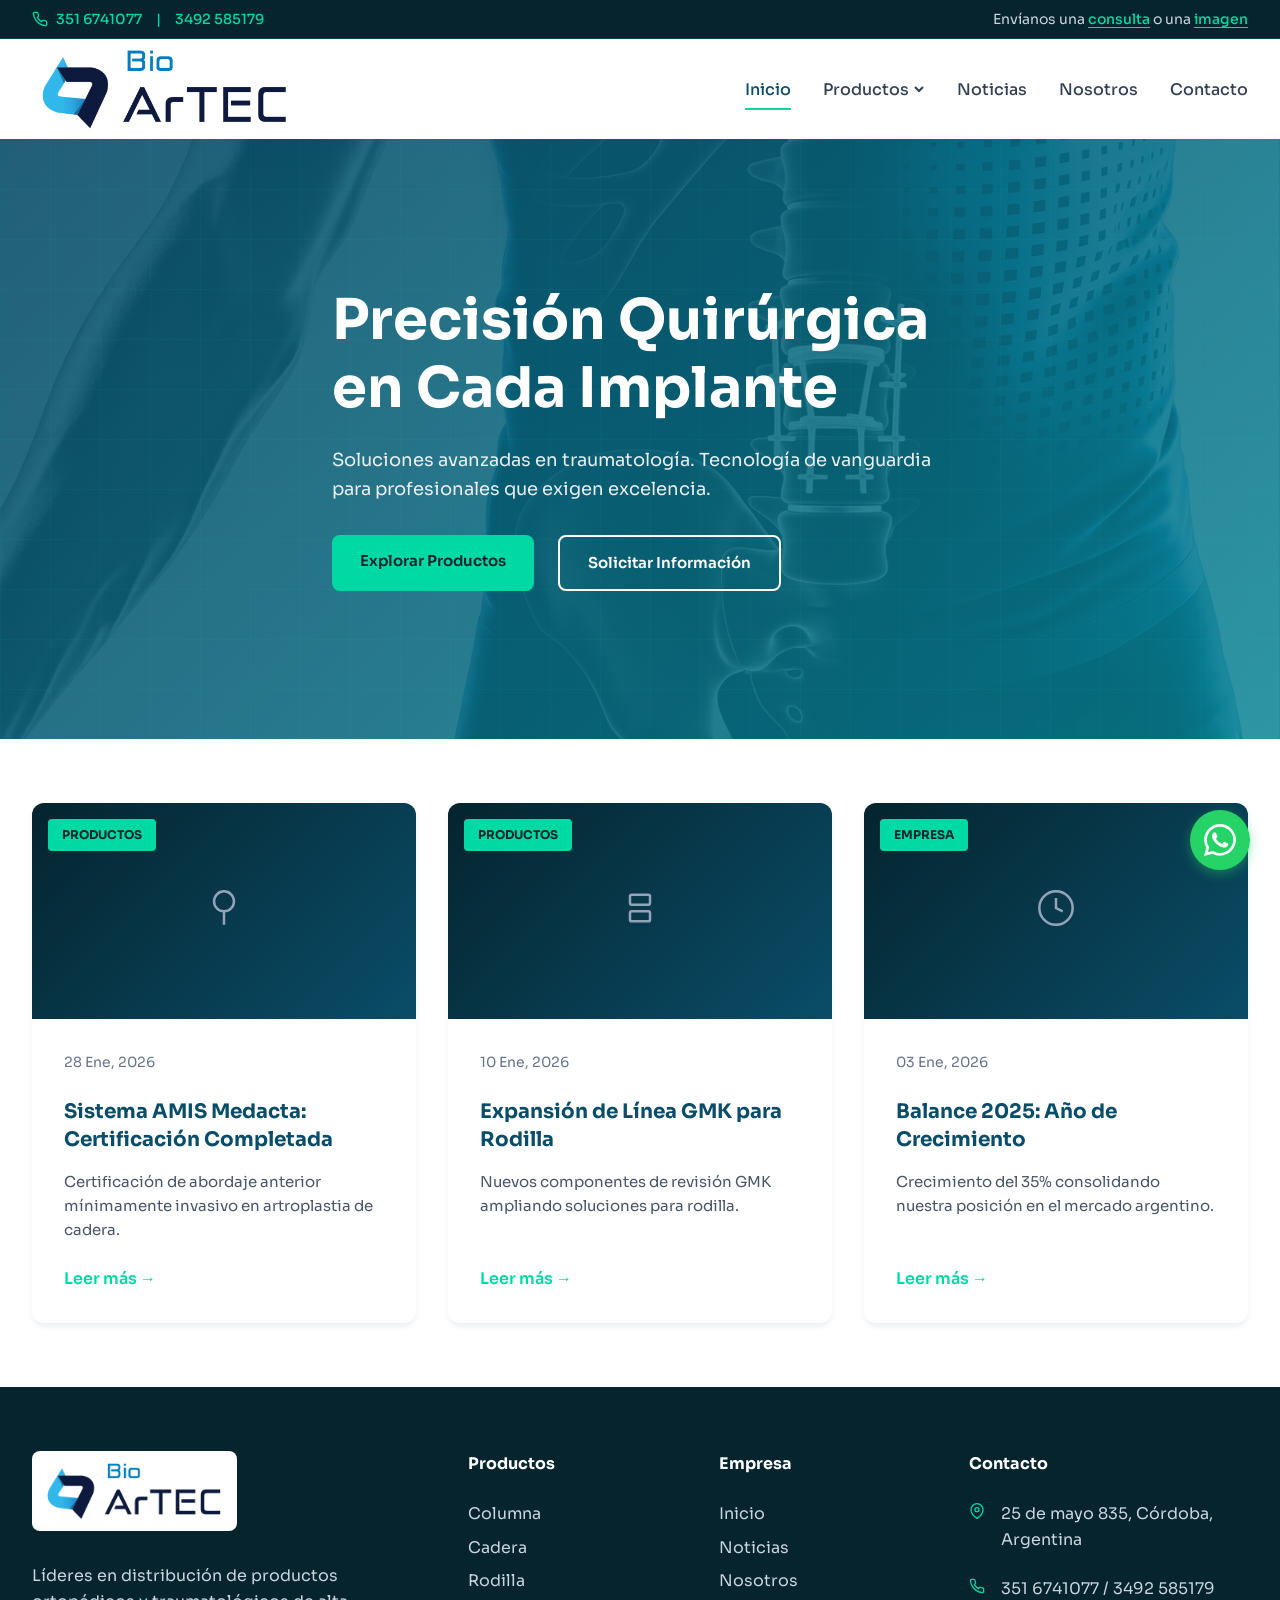
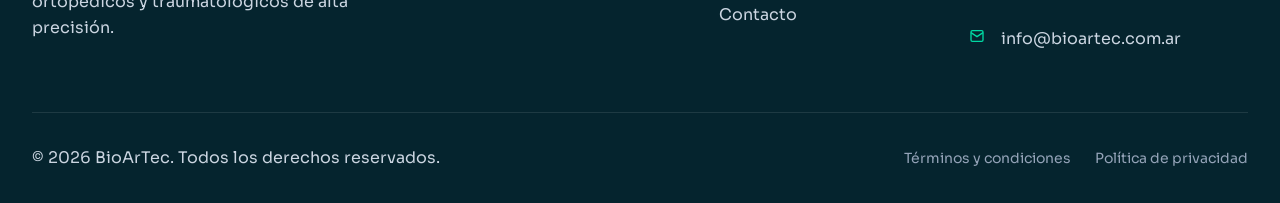
<file: index.html>
<!DOCTYPE html>
<html lang="es">

<head>
    <meta charset="UTF-8">
    <meta name="viewport" content="width=device-width, initial-scale=1.0">
    <meta name="description"
        content="BioArTec - Ortopedia profesional especializada en productos de traumatología de alta precisión para cadera y rodilla">
    <meta name="keywords" content="ortopedia, traumatología, implantes, cadera, rodilla, prótesis">
    <title>BioArTec | Ortopedia Profesional de Precisión</title>
    <link rel="stylesheet" href="styles.css">
    <link rel="preconnect" href="https://fonts.googleapis.com">
    <link rel="preconnect" href="https://fonts.gstatic.com" crossorigin>
    <link
        href="https://fonts.googleapis.com/css2?family=Sora:wght@300;400;600;700&family=JetBrains+Mono:wght@400;500&display=swap"
        rel="stylesheet">
</head>

<body>
    <!-- Top Header -->
    <div class="top-header">
        <div class="container">
            <div class="top-header-content">
                <div class="phone-link">
                    <svg width="16" height="16" viewBox="0 0 24 24" fill="none" stroke="currentColor" stroke-width="2">
                        <path
                            d="M22 16.92v3a2 2 0 0 1-2.18 2 19.79 19.79 0 0 1-8.63-3.07 19.5 19.5 0 0 1-6-6 19.79 19.79 0 0 1-3.07-8.67A2 2 0 0 1 4.11 2h3a2 2 0 0 1 2 1.72 12.84 12.84 0 0 0 .7 2.81 2 2 0 0 1-.45 2.11L8.09 9.91a16 16 0 0 0 6 6l1.27-1.27a2 2 0 0 1 2.11-.45 12.84 12.84 0 0 0 2.81.7A2 2 0 0 1 22 16.92z" />
                    </svg>
                    <a href="tel:3516741077">351 6741077</a> &nbsp; | &nbsp; <a href="tel:3492585179">3492 585179</a>
                </div>
                <div class="top-actions">
                    <span>Envíanos una <a href="contacto.html" class="highlight">consulta</a> o una <a
                            href="contacto.html" class="highlight">imagen</a></span>
                </div>
            </div>
        </div>
    </div>

    <!-- Main Header -->
    <header class="main-header">
        <div class="container">
            <nav class="navbar">
                <a href="index.html" class="logo">
                    <img src="assets/icons/logo.png" alt="BioArTec Logo" class="logo-image">
                </a>

                <div class="nav-toggle" id="navToggle">
                    <span></span>
                    <span></span>
                    <span></span>
                </div>

                <ul class="nav-menu" id="navMenu">
                    <li><a href="index.html" class="active">Inicio</a></li>
                    <li class="dropdown">
                        <a href="productos.html">Productos <svg width="12" height="12" viewBox="0 0 12 12">
                                <path d="M2 4l4 4 4-4" stroke="currentColor" fill="none" stroke-width="2" />
                            </svg></a>
                        <ul class="dropdown-menu">
                            <li><a href="columna.html">Columna</a></li>
                            <li><a href="cadera.html">Cadera</a></li>
                            <li><a href="rodilla.html">Rodilla</a></li>
                        </ul>
                    </li>
                    <li><a href="noticias.html">Noticias</a></li>
                    <li><a href="nosotros.html">Nosotros</a></li>
                    <li><a href="contacto.html">Contacto</a></li>
                </ul>
            </nav>
        </div>
    </header>

    <!-- Hero Section with Slider -->
    <section class="hero">
        <!-- Hero Slider Background -->
        <div class="hero-slider">
            <div class="hero-slide active"
                style="background: linear-gradient(135deg, rgba(10, 77, 104, 0.9), rgba(8, 131, 149, 0.85)), url('assets/hero-slider/photo-1530026405186-ed1f139313f8.jpeg') center/cover;">
                <div class="grid-pattern"></div>
            </div>
            <div class="hero-slide"
                style="background: linear-gradient(135deg, rgba(10, 77, 104, 0.9), rgba(8, 131, 149, 0.85)), url('assets/hero-slider/photo-1538108149393-fbbd81895907.jpeg') center/cover;">
                <div class="grid-pattern"></div>
            </div>
            <div class="hero-slide"
                style="background: linear-gradient(135deg, rgba(10, 77, 104, 0.9), rgba(8, 131, 149, 0.85)), url('assets/hero-slider/photo-1579154204601-01588f351e67.jpeg') center/cover;">
                <div class="grid-pattern"></div>
            </div>
        </div>

        <!-- Slider Controls -->
        <!--<div class="slider-controls">
            <button class="slider-btn prev" aria-label="Anterior">
                <svg width="24" height="24" viewBox="0 0 24 24" fill="none" stroke="currentColor" stroke-width="2">
                    <path d="M15 18l-6-6 6-6" />
                </svg>
            </button>
            <button class="slider-btn next" aria-label="Siguiente">
                <svg width="24" height="24" viewBox="0 0 24 24" fill="none" stroke="currentColor" stroke-width="2">
                    <path d="M9 18l6-6-6-6" />
                </svg>
            </button>
        </div>-->

        <div class="container">
            <div class="hero-content">
                <div class="hero-text">
                    <h1 class="hero-title">
                        <span class="reveal-text" style="animation-delay: 0.1s">Precisión Quirúrgica</span>
                        <span class="reveal-text" style="animation-delay: 0.3s">en Cada Implante</span>
                    </h1>
                    <p class="hero-description reveal-text" style="animation-delay: 0.5s">
                        Soluciones avanzadas en traumatología.
                        Tecnología de vanguardia para profesionales que exigen excelencia.
                    </p>
                    <div class="hero-cta reveal-text" style="animation-delay: 0.7s">
                        <a href="productos.html" class="btn btn-primary">Explorar Productos</a>
                        <a href="contacto.html" class="btn btn-outline">Solicitar Información</a>
                    </div>
                </div>

            </div>
        </div>
    </section>





    <!-- Latest News Section -->
    <section class="latest-news-section">
        <div class="container">
            <div class="features-grid">
                <article class="news-vertical-card">
                    <div class="news-vertical-image">
                        <div class="news-badge">Productos</div>
                        <div class="image-placeholder">
                            <svg width="40" height="40" viewBox="0 0 24 24" fill="none" stroke="currentColor"
                                stroke-width="1.5">
                                <circle cx="12" cy="8" r="6" />
                                <path d="M12 14v8" />
                            </svg>
                        </div>
                    </div>
                    <div class="news-vertical-content">
                        <div class="news-meta">
                            <span class="news-date">28 Ene, 2026</span>
                        </div>
                        <h3>Sistema AMIS Medacta: Certificación Completada</h3>
                        <p>Certificación de abordaje anterior mínimamente invasivo en artroplastia de cadera.</p>
                        <a href="noticias.html" class="read-more">Leer más →</a>
                    </div>
                </article>

                <article class="news-vertical-card">
                    <div class="news-vertical-image">
                        <div class="news-badge">Productos</div>
                        <div class="image-placeholder">
                            <svg width="40" height="40" viewBox="0 0 24 24" fill="none" stroke="currentColor"
                                stroke-width="1.5">
                                <rect x="6" y="4" width="12" height="6" rx="1" />
                                <rect x="6" y="14" width="12" height="6" rx="1" />
                            </svg>
                        </div>
                    </div>
                    <div class="news-vertical-content">
                        <div class="news-meta">
                            <span class="news-date">10 Ene, 2026</span>
                        </div>
                        <h3>Expansión de Línea GMK para Rodilla</h3>
                        <p>Nuevos componentes de revisión GMK ampliando soluciones para rodilla.</p>
                        <a href="noticias.html" class="read-more">Leer más →</a>
                    </div>
                </article>

                <article class="news-vertical-card">
                    <div class="news-vertical-image">
                        <div class="news-badge">Empresa</div>
                        <div class="image-placeholder">
                            <svg width="40" height="40" viewBox="0 0 24 24" fill="none" stroke="currentColor"
                                stroke-width="1.5">
                                <circle cx="12" cy="12" r="10" />
                                <path d="M12 6v6l4 2" />
                            </svg>
                        </div>
                    </div>
                    <div class="news-vertical-content">
                        <div class="news-meta">
                            <span class="news-date">03 Ene, 2026</span>
                        </div>
                        <h3>Balance 2025: Año de Crecimiento</h3>
                        <p>Crecimiento del 35% consolidando nuestra posición en el mercado argentino.</p>
                        <a href="noticias.html" class="read-more">Leer más →</a>
                    </div>
                </article>
            </div>
        </div>
    </section>

    <!-- Footer -->
    <footer class="footer">
        <div class="container">
            <div class="footer-grid">
                <div class="footer-column">
                    <div class="footer-logo">
                        <img src="assets/icons/logo.png" alt="BioArTec Logo" class="logo-image">
                    </div>
                    <p class="footer-description">
                        Líderes en distribución de productos ortopédicos y traumatológicos de alta precisión.
                    </p>
                    <!--                    <div class="footer-social">
                        <a href="#" aria-label="LinkedIn"><svg width="20" height="20" viewBox="0 0 24 24"
                                fill="currentColor">
                                <path
                                    d="M19 3a2 2 0 0 1 2 2v14a2 2 0 0 1-2 2H5a2 2 0 0 1-2-2V5a2 2 0 0 1 2-2h14m-.5 15.5v-5.3a3.26 3.26 0 0 0-3.26-3.26c-.85 0-1.84.52-2.32 1.3v-1.11h-2.79v8.37h2.79v-4.93c0-.77.62-1.4 1.39-1.4a1.4 1.4 0 0 1 1.4 1.4v4.93h2.79M6.88 8.56a1.68 1.68 0 0 0 1.68-1.68c0-.93-.75-1.69-1.68-1.69a1.69 1.69 0 0 0-1.69 1.69c0 .93.76 1.68 1.69 1.68m1.39 9.94v-8.37H5.5v8.37h2.77z" />
                            </svg></a>
                        <a href="#" aria-label="Instagram"><svg width="20" height="20" viewBox="0 0 24 24"
                                fill="currentColor"> 
                                <path
                                    d="M7.8 2h8.4C19.4 2 22 4.6 22 7.8v8.4a5.8 5.8 0 0 1-5.8 5.8H7.8C4.6 22 2 19.4 2 16.2V7.8A5.8 5.8 0 0 1 7.8 2m-.2 2A3.6 3.6 0 0 0 4 7.6v8.8C4 18.39 5.61 20 7.6 20h8.8a3.6 3.6 0 0 0 3.6-3.6V7.6C20 5.61 18.39 4 16.4 4H7.6m9.65 1.5a1.25 1.25 0 0 1 1.25 1.25A1.25 1.25 0 0 1 17.25 8 1.25 1.25 0 0 1 16 6.75a1.25 1.25 0 0 1 1.25-1.25M12 7a5 5 0 0 1 5 5 5 5 0 0 1-5 5 5 5 0 0 1-5-5 5 5 0 0 1 5-5m0 2a3 3 0 0 0-3 3 3 3 0 0 0 3 3 3 3 0 0 0 3-3 3 3 0 0 0-3-3z" />
                            </svg></a>
                    </div>-->
                </div>

                <div class="footer-column">
                    <h4>Productos</h4>
                    <ul>
                        <li><a href="columna.html">Columna</a></li>
                        <li><a href="cadera.html">Cadera</a></li>
                        <li><a href="rodilla.html">Rodilla</a></li>
                    </ul>
                </div>

                <div class="footer-column">
                    <h4>Empresa</h4>
                    <ul>
                        <li><a href="index.html">Inicio</a></li>
                        <li><a href="noticias.html">Noticias</a></li>
                        <li><a href="nosotros.html">Nosotros</a></li>
                        <li><a href="contacto.html">Contacto</a></li>
                    </ul>
                </div>

                <div class="footer-column">
                    <h4>Contacto</h4>
                    <ul class="contact-info">
                        <li>
                            <svg width="16" height="16" viewBox="0 0 24 24" fill="none" stroke="currentColor"
                                stroke-width="2">
                                <path d="M21 10c0 7-9 13-9 13s-9-6-9-13a9 9 0 0 1 18 0z" />
                                <circle cx="12" cy="10" r="3" />
                            </svg>
                            25 de mayo 835, Córdoba, Argentina
                        </li>
                        <li>
                            <svg width="16" height="16" viewBox="0 0 24 24" fill="none" stroke="currentColor"
                                stroke-width="2">
                                <path
                                    d="M22 16.92v3a2 2 0 0 1-2.18 2 19.79 19.79 0 0 1-8.63-3.07 19.5 19.5 0 0 1-6-6 19.79 19.79 0 0 1-3.07-8.67A2 2 0 0 1 4.11 2h3a2 2 0 0 1 2 1.72 12.84 12.84 0 0 0 .7 2.81 2 2 0 0 1-.45 2.11L8.09 9.91a16 16 0 0 0 6 6l1.27-1.27a2 2 0 0 1 2.11-.45 12.84 12.84 0 0 0 2.81.7A2 2 0 0 1 22 16.92z" />
                            </svg>
                            351 6741077 / 3492 585179
                        </li>
                        <li>
                            <svg width="16" height="16" viewBox="0 0 24 24" fill="none" stroke="currentColor"
                                stroke-width="2">
                                <rect x="3" y="4" width="18" height="16" rx="2" />
                                <path d="m3 7 9 6 9-6" />
                            </svg>
                            info@bioartec.com.ar
                        </li>
                    </ul>
                </div>
            </div>

            <div class="footer-bottom">
                <p>&copy; 2026 BioArTec. Todos los derechos reservados.</p>
                <div class="footer-legal">
                    <a href="terminos.html">Términos y condiciones</a>
                    <a href="privacidad.html">Política de privacidad</a>
                </div>
            </div>
        </div>
    </footer>

    <script src="script.js"></script>

    <!-- Botón flotante de WhatsApp -->
    <a href="https://wa.me/543516741077?text=Hola,%20quisiera%20consultar%20sobre%20productos%20de%20BioArTec"
        class="whatsapp-float" target="_blank" aria-label="Contactar por WhatsApp">
        <svg width="32" height="32" viewBox="0 0 24 24" fill="currentColor">
            <path
                d="M17.472 14.382c-.297-.149-1.758-.867-2.03-.967-.273-.099-.471-.148-.67.15-.197.297-.767.966-.94 1.164-.173.199-.347.223-.644.075-.297-.15-1.255-.463-2.39-1.475-.883-.788-1.48-1.761-1.653-2.059-.173-.297-.018-.458.13-.606.134-.133.298-.347.446-.52.149-.174.198-.298.298-.497.099-.198.05-.371-.025-.52-.075-.149-.669-1.612-.916-2.207-.242-.579-.487-.5-.669-.51-.173-.008-.371-.01-.57-.01-.198 0-.52.074-.792.372-.272.297-1.04 1.016-1.04 2.479 0 1.462 1.065 2.875 1.213 3.074.149.198 2.096 3.2 5.077 4.487.709.306 1.262.489 1.694.625.712.227 1.36.195 1.871.118.571-.085 1.758-.719 2.006-1.413.248-.694.248-1.289.173-1.413-.074-.124-.272-.198-.57-.347m-5.421 7.403h-.004a9.87 9.87 0 01-5.031-1.378l-.361-.214-3.741.982.998-3.648-.235-.374a9.86 9.86 0 01-1.51-5.26c.001-5.45 4.436-9.884 9.888-9.884 2.64 0 5.122 1.03 6.988 2.898a9.825 9.825 0 012.893 6.994c-.003 5.45-4.437 9.884-9.885 9.884m8.413-18.297A11.815 11.815 0 0012.05 0C5.495 0 .16 5.335.157 11.892c0 2.096.547 4.142 1.588 5.945L.057 24l6.305-1.654a11.882 11.882 0 005.683 1.448h.005c6.554 0 11.89-5.335 11.893-11.893a11.821 11.821 0 00-3.48-8.413Z" />
        </svg>
    </a>

</body>

</html>
</file>
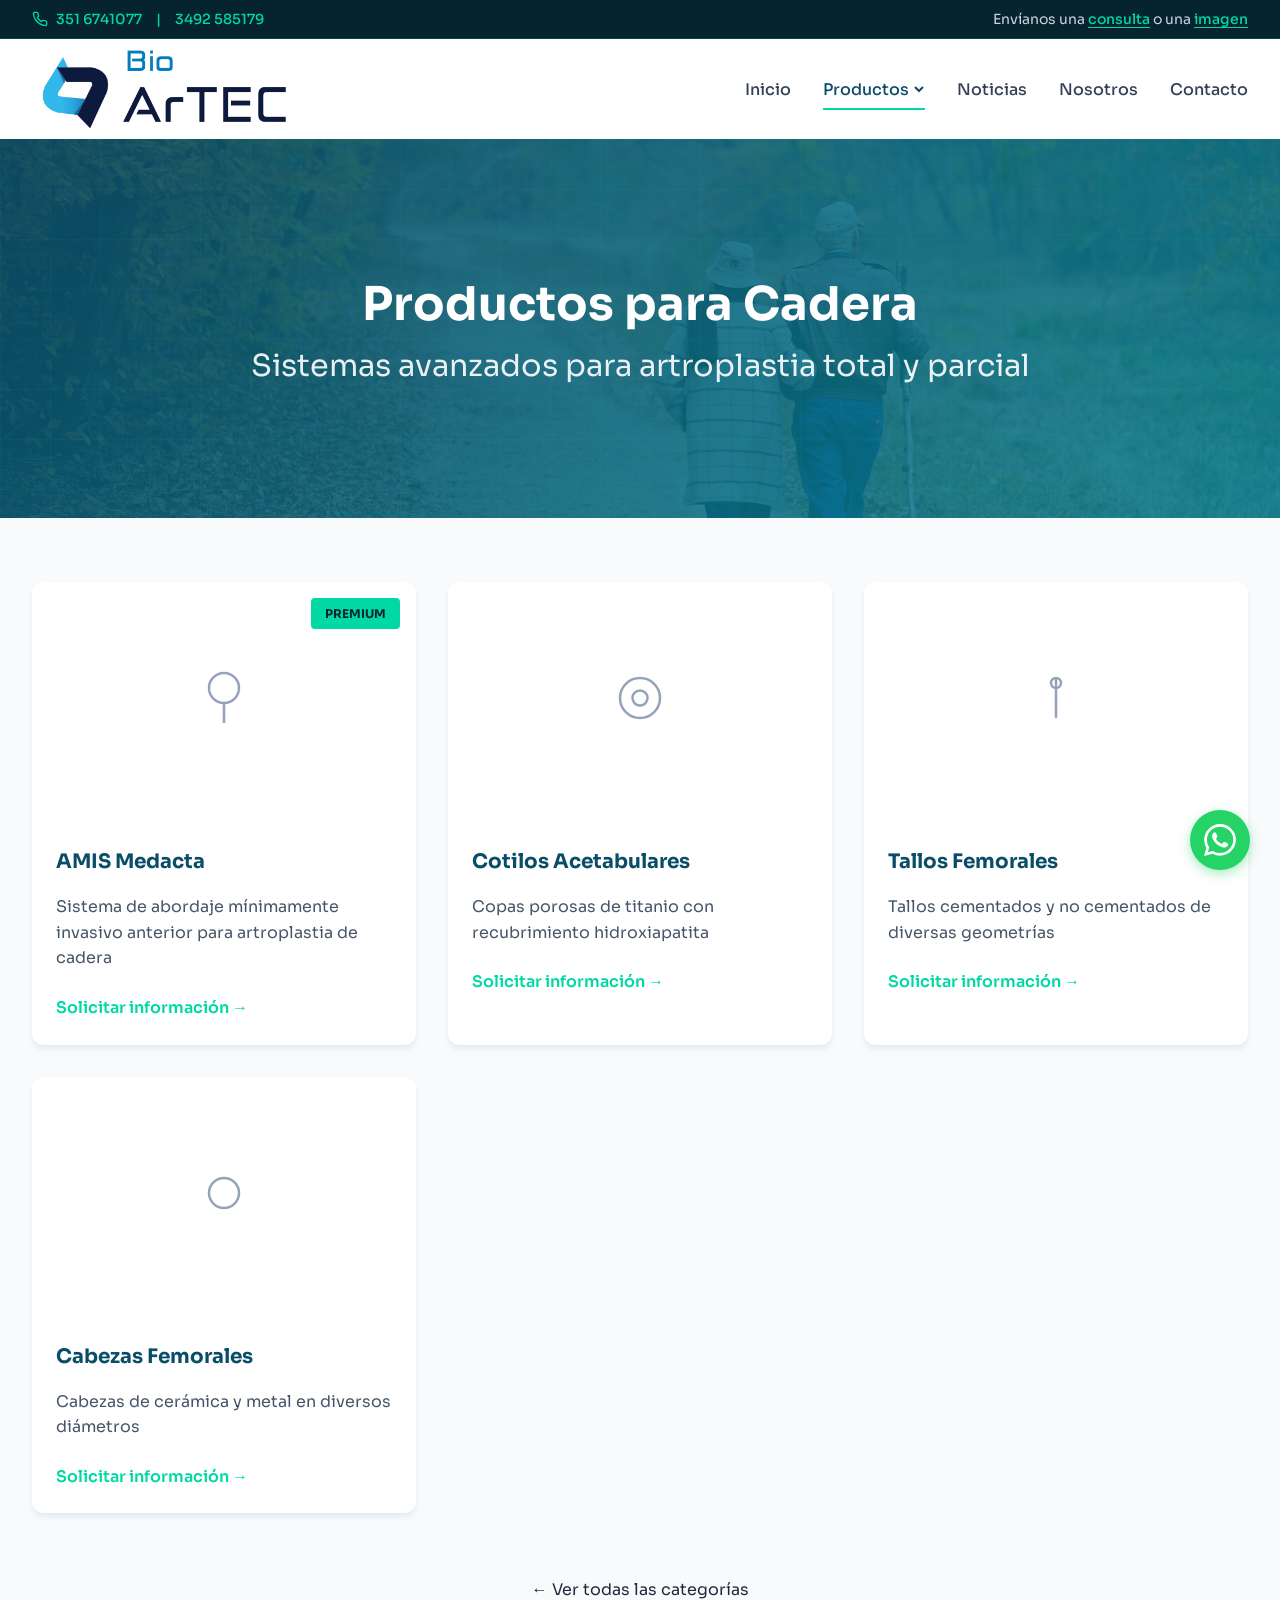
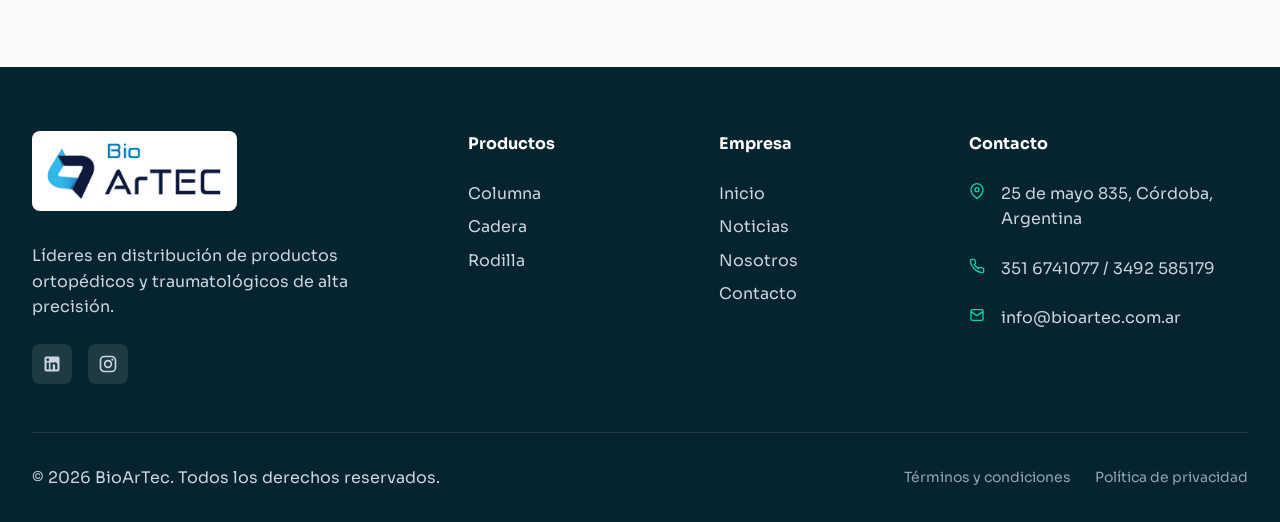
<file: cadera.html>
<!DOCTYPE html>
<html lang="es">

<head>
    <meta charset="UTF-8">
    <meta name="viewport" content="width=device-width, initial-scale=1.0">
    <meta name="description"
        content="Productos ortopédicos para cadera y artroplastia - BioArTec">
    <title>Cadera | BioArTec - Especialistas en Ortopedia</title>
    <link rel="stylesheet" href="styles.css">
    <link rel="preconnect" href="https://fonts.googleapis.com">
    <link rel="preconnect" href="https://fonts.gstatic.com" crossorigin>
    <link
        href="https://fonts.googleapis.com/css2?family=Sora:wght@300;400;600;700&family=JetBrains+Mono:wght@400;500&display=swap"
        rel="stylesheet">
</head>

<body>
    <!-- Top Header -->
    <div class="top-header">
        <div class="container">
            <div class="top-header-content">
                <div class="phone-link">
                    <svg width="16" height="16" viewBox="0 0 24 24" fill="none" stroke="currentColor" stroke-width="2">
                        <path
                            d="M22 16.92v3a2 2 0 0 1-2.18 2 19.79 19.79 0 0 1-8.63-3.07 19.5 19.5 0 0 1-6-6 19.79 19.79 0 0 1-3.07-8.67A2 2 0 0 1 4.11 2h3a2 2 0 0 1 2 1.72 12.84 12.84 0 0 0 .7 2.81 2 2 0 0 1-.45 2.11L8.09 9.91a16 16 0 0 0 6 6l1.27-1.27a2 2 0 0 1 2.11-.45 12.84 12.84 0 0 0 2.81.7A2 2 0 0 1 22 16.92z" />
                    </svg>
                    <a href="tel:3516741077">351 6741077</a> &nbsp; | &nbsp; <a href="tel:3492585179">3492 585179</a>
                </div>
                <div class="top-actions">
                    <span>Envíanos una <a href="contacto.html" class="highlight">consulta</a> o una <a
                            href="contacto.html" class="highlight">imagen</a></span>
                </div>
            </div>
        </div>
    </div>

    <!-- Main Header -->
    <header class="main-header">
        <div class="container">
            <nav class="navbar">
                <a href="index.html" class="logo">
                    <img src="assets/icons/logo.png" alt="BioArTec Logo" class="logo-image">
                </a>

                <div class="nav-toggle" id="navToggle">
                    <span></span>
                    <span></span>
                    <span></span>
                </div>

                <ul class="nav-menu" id="navMenu">
                    <li><a href="index.html">Inicio</a></li>
                    <li class="dropdown">
                        <a href="productos.html" class="active">Productos <svg width="12" height="12"
                                viewBox="0 0 12 12">
                                <path d="M2 4l4 4 4-4" stroke="currentColor" fill="none" stroke-width="2" />
                            </svg></a>
                        <ul class="dropdown-menu">
                            <li><a href="columna.html">Columna</a></li>
                            <li><a href="cadera.html">Cadera</a></li>
                            <li><a href="rodilla.html">Rodilla</a></li>
                        </ul>
                    </li>
                    <li><a href="noticias.html">Noticias</a></li>
                    <li><a href="nosotros.html">Nosotros</a></li>
                    <li><a href="contacto.html">Contacto</a></li>
                </ul>
            </nav>
        </div>
    </header>

    <!-- Page Hero -->
    <section class="page-hero">
        <div class="container">
            <h1>Productos para Cadera</h1>
            <p>Sistemas avanzados para artroplastia total y parcial</p>
        </div>
    </section>

    <!-- Products Grid -->
    <section class="products-section">
        <div class="container">
            <div class="category-section">
                <div class="products-grid">
                    <div class="product-card" data-category="cadera">
                        <div class="product-image">
                            <div class="product-badge">Premium</div>
                            <div class="image-placeholder">
                                <svg width="60" height="60" viewBox="0 0 24 24" fill="none" stroke="currentColor"
                                    stroke-width="1">
                                    <circle cx="12" cy="8" r="6" />
                                    <path d="M12 14v8" />
                                </svg>
                            </div>
                        </div>
                        <div class="product-info">
                            <h3>AMIS Medacta</h3>
                            <p>Sistema de abordaje mínimamente invasivo anterior para artroplastia de cadera</p>
                            <a href="contacto.html" class="product-link">Solicitar información →</a>
                        </div>
                    </div>

                    <div class="product-card" data-category="cadera">
                        <div class="product-image">
                            <div class="image-placeholder">
                                <svg width="60" height="60" viewBox="0 0 24 24" fill="none" stroke="currentColor"
                                    stroke-width="1">
                                    <circle cx="12" cy="12" r="8" />
                                    <circle cx="12" cy="12" r="3" />
                                </svg>
                            </div>
                        </div>
                        <div class="product-info">
                            <h3>Cotilos Acetabulares</h3>
                            <p>Copas porosas de titanio con recubrimiento hidroxiapatita</p>
                            <a href="contacto.html" class="product-link">Solicitar información →</a>
                        </div>
                    </div>

                    <div class="product-card" data-category="cadera">
                        <div class="product-image">
                            <div class="image-placeholder">
                                <svg width="60" height="60" viewBox="0 0 24 24" fill="none" stroke="currentColor"
                                    stroke-width="1">
                                    <line x1="12" y1="4" x2="12" y2="20" />
                                    <circle cx="12" cy="6" r="2" />
                                </svg>
                            </div>
                        </div>
                        <div class="product-info">
                            <h3>Tallos Femorales</h3>
                            <p>Tallos cementados y no cementados de diversas geometrías</p>
                            <a href="contacto.html" class="product-link">Solicitar información →</a>
                        </div>
                    </div>

                    <div class="product-card" data-category="cadera">
                        <div class="product-image">
                            <div class="image-placeholder">
                                <svg width="60" height="60" viewBox="0 0 24 24" fill="none" stroke="currentColor"
                                    stroke-width="1">
                                    <circle cx="12" cy="12" r="6" />
                                </svg>
                            </div>
                        </div>
                        <div class="product-info">
                            <h3>Cabezas Femorales</h3>
                            <p>Cabezas de cerámica y metal en diversos diámetros</p>
                            <a href="contacto.html" class="product-link">Solicitar información →</a>
                        </div>
                    </div>
                </div>
            </div>
            
            <div class="back-to-products">
                <a href="productos.html" class="btn-secondary">← Ver todas las categorías</a>
            </div>
        </div>
    </section>

    <!-- Footer -->
    <footer class="footer">
        <div class="container">
            <div class="footer-grid">
                <div class="footer-column">
                    <div class="footer-logo">
                        <img src="assets/icons/logo.png" alt="BioArTec Logo" class="logo-image">
                    </div>
                    <p class="footer-description">
                        Líderes en distribución de productos ortopédicos y traumatológicos de alta precisión.
                    </p>
                    <div class="footer-social">
                        <a href="#" aria-label="LinkedIn"><svg width="20" height="20" viewBox="0 0 24 24"
                                fill="currentColor">
                                <path
                                    d="M19 3a2 2 0 0 1 2 2v14a2 2 0 0 1-2 2H5a2 2 0 0 1-2-2V5a2 2 0 0 1 2-2h14m-.5 15.5v-5.3a3.26 3.26 0 0 0-3.26-3.26c-.85 0-1.84.52-2.32 1.3v-1.11h-2.79v8.37h2.79v-4.93c0-.77.62-1.4 1.39-1.4a1.4 1.4 0 0 1 1.4 1.4v4.93h2.79M6.88 8.56a1.68 1.68 0 0 0 1.68-1.68c0-.93-.75-1.69-1.68-1.69a1.69 1.69 0 0 0-1.69 1.69c0 .93.76 1.68 1.69 1.68m1.39 9.94v-8.37H5.5v8.37h2.77z" />
                            </svg></a>
                        <a href="#" aria-label="Instagram"><svg width="20" height="20" viewBox="0 0 24 24"
                                fill="currentColor">
                                <path
                                    d="M7.8 2h8.4C19.4 2 22 4.6 22 7.8v8.4a5.8 5.8 0 0 1-5.8 5.8H7.8C4.6 22 2 19.4 2 16.2V7.8A5.8 5.8 0 0 1 7.8 2m-.2 2A3.6 3.6 0 0 0 4 7.6v8.8C4 18.39 5.61 20 7.6 20h8.8a3.6 3.6 0 0 0 3.6-3.6V7.6C20 5.61 18.39 4 16.4 4H7.6m9.65 1.5a1.25 1.25 0 0 1 1.25 1.25A1.25 1.25 0 0 1 17.25 8 1.25 1.25 0 0 1 16 6.75a1.25 1.25 0 0 1 1.25-1.25M12 7a5 5 0 0 1 5 5 5 5 0 0 1-5 5 5 5 0 0 1-5-5 5 5 0 0 1 5-5m0 2a3 3 0 0 0-3 3 3 3 0 0 0 3 3 3 3 0 0 0 3-3 3 3 0 0 0-3-3z" />
                            </svg></a>
                    </div>
                </div>

                <div class="footer-column">
                    <h4>Productos</h4>
                    <ul>
                        <li><a href="columna.html">Columna</a></li>
                        <li><a href="cadera.html">Cadera</a></li>
                        <li><a href="rodilla.html">Rodilla</a></li>
                    </ul>
                </div>

                <div class="footer-column">
                    <h4>Empresa</h4>
                    <ul>
                        <li><a href="index.html">Inicio</a></li>
                        <li><a href="noticias.html">Noticias</a></li>
                        <li><a href="nosotros.html">Nosotros</a></li>
                        <li><a href="contacto.html">Contacto</a></li>
                    </ul>
                </div>

                <div class="footer-column">
                    <h4>Contacto</h4>
                    <ul class="contact-info">
                        <li>
                            <svg width="16" height="16" viewBox="0 0 24 24" fill="none" stroke="currentColor"
                                stroke-width="2">
                                <path d="M21 10c0 7-9 13-9 13s-9-6-9-13a9 9 0 0 1 18 0z" />
                                <circle cx="12" cy="10" r="3" />
                            </svg>
                            25 de mayo 835, Córdoba, Argentina
                        </li>
                        <li>
                            <svg width="16" height="16" viewBox="0 0 24 24" fill="none" stroke="currentColor"
                                stroke-width="2">
                                <path
                                    d="M22 16.92v3a2 2 0 0 1-2.18 2 19.79 19.79 0 0 1-8.63-3.07 19.5 19.5 0 0 1-6-6 19.79 19.79 0 0 1-3.07-8.67A2 2 0 0 1 4.11 2h3a2 2 0 0 1 2 1.72 12.84 12.84 0 0 0 .7 2.81 2 2 0 0 1-.45 2.11L8.09 9.91a16 16 0 0 0 6 6l1.27-1.27a2 2 0 0 1 2.11-.45 12.84 12.84 0 0 0 2.81.7A2 2 0 0 1 22 16.92z" />
                            </svg>
                            351 6741077 / 3492 585179
                        </li>
                        <li>
                            <svg width="16" height="16" viewBox="0 0 24 24" fill="none" stroke="currentColor"
                                stroke-width="2">
                                <rect x="3" y="4" width="18" height="16" rx="2" />
                                <path d="m3 7 9 6 9-6" />
                            </svg>
                            info@bioartec.com.ar
                        </li>
                    </ul>
                </div>
            </div>

            <div class="footer-bottom">
                <p>&copy; 2026 BioArTec. Todos los derechos reservados.</p>
                <div class="footer-legal">
                    <a href="terminos.html">Términos y condiciones</a>
                    <a href="privacidad.html">Política de privacidad</a>
                </div>
            </div>
        </div>
    </footer>

    <script src="script.js"></script>

    <!-- Botón flotante de WhatsApp -->
    <a href="https://wa.me/543516741077?text=Hola,%20quisiera%20consultar%20sobre%20productos%20de%20BioArTec"
        class="whatsapp-float" target="_blank" aria-label="Contactar por WhatsApp">
        <svg width="32" height="32" viewBox="0 0 24 24" fill="currentColor">
            <path
                d="M17.472 14.382c-.297-.149-1.758-.867-2.03-.967-.273-.099-.471-.148-.67.15-.197.297-.767.966-.94 1.164-.173.199-.347.223-.644.075-.297-.15-1.255-.463-2.39-1.475-.883-.788-1.48-1.761-1.653-2.059-.173-.297-.018-.458.13-.606.134-.133.298-.347.446-.52.149-.174.198-.298.298-.497.099-.198.05-.371-.025-.52-.075-.149-.669-1.612-.916-2.207-.242-.579-.487-.5-.669-.51-.173-.008-.371-.01-.57-.01-.198 0-.52.074-.792.372-.272.297-1.04 1.016-1.04 2.479 0 1.462 1.065 2.875 1.213 3.074.149.198 2.096 3.2 5.077 4.487.709.306 1.262.489 1.694.625.712.227 1.36.195 1.871.118.571-.085 1.758-.719 2.006-1.413.248-.694.248-1.289.173-1.413-.074-.124-.272-.198-.57-.347m-5.421 7.403h-.004a9.87 9.87 0 01-5.031-1.378l-.361-.214-3.741.982.998-3.648-.235-.374a9.86 9.86 0 01-1.51-5.26c.001-5.45 4.436-9.884 9.888-9.884 2.64 0 5.122 1.03 6.988 2.898a9.825 9.825 0 012.893 6.994c-.003 5.45-4.437 9.884-9.885 9.884m8.413-18.297A11.815 11.815 0 0012.05 0C5.495 0 .16 5.335.157 11.892c0 2.096.547 4.142 1.588 5.945L.057 24l6.305-1.654a11.882 11.882 0 005.683 1.448h.005c6.554 0 11.89-5.335 11.893-11.893a11.821 11.821 0 00-3.48-8.413Z" />
        </svg>
    </a>
</body>

</html>
</file>
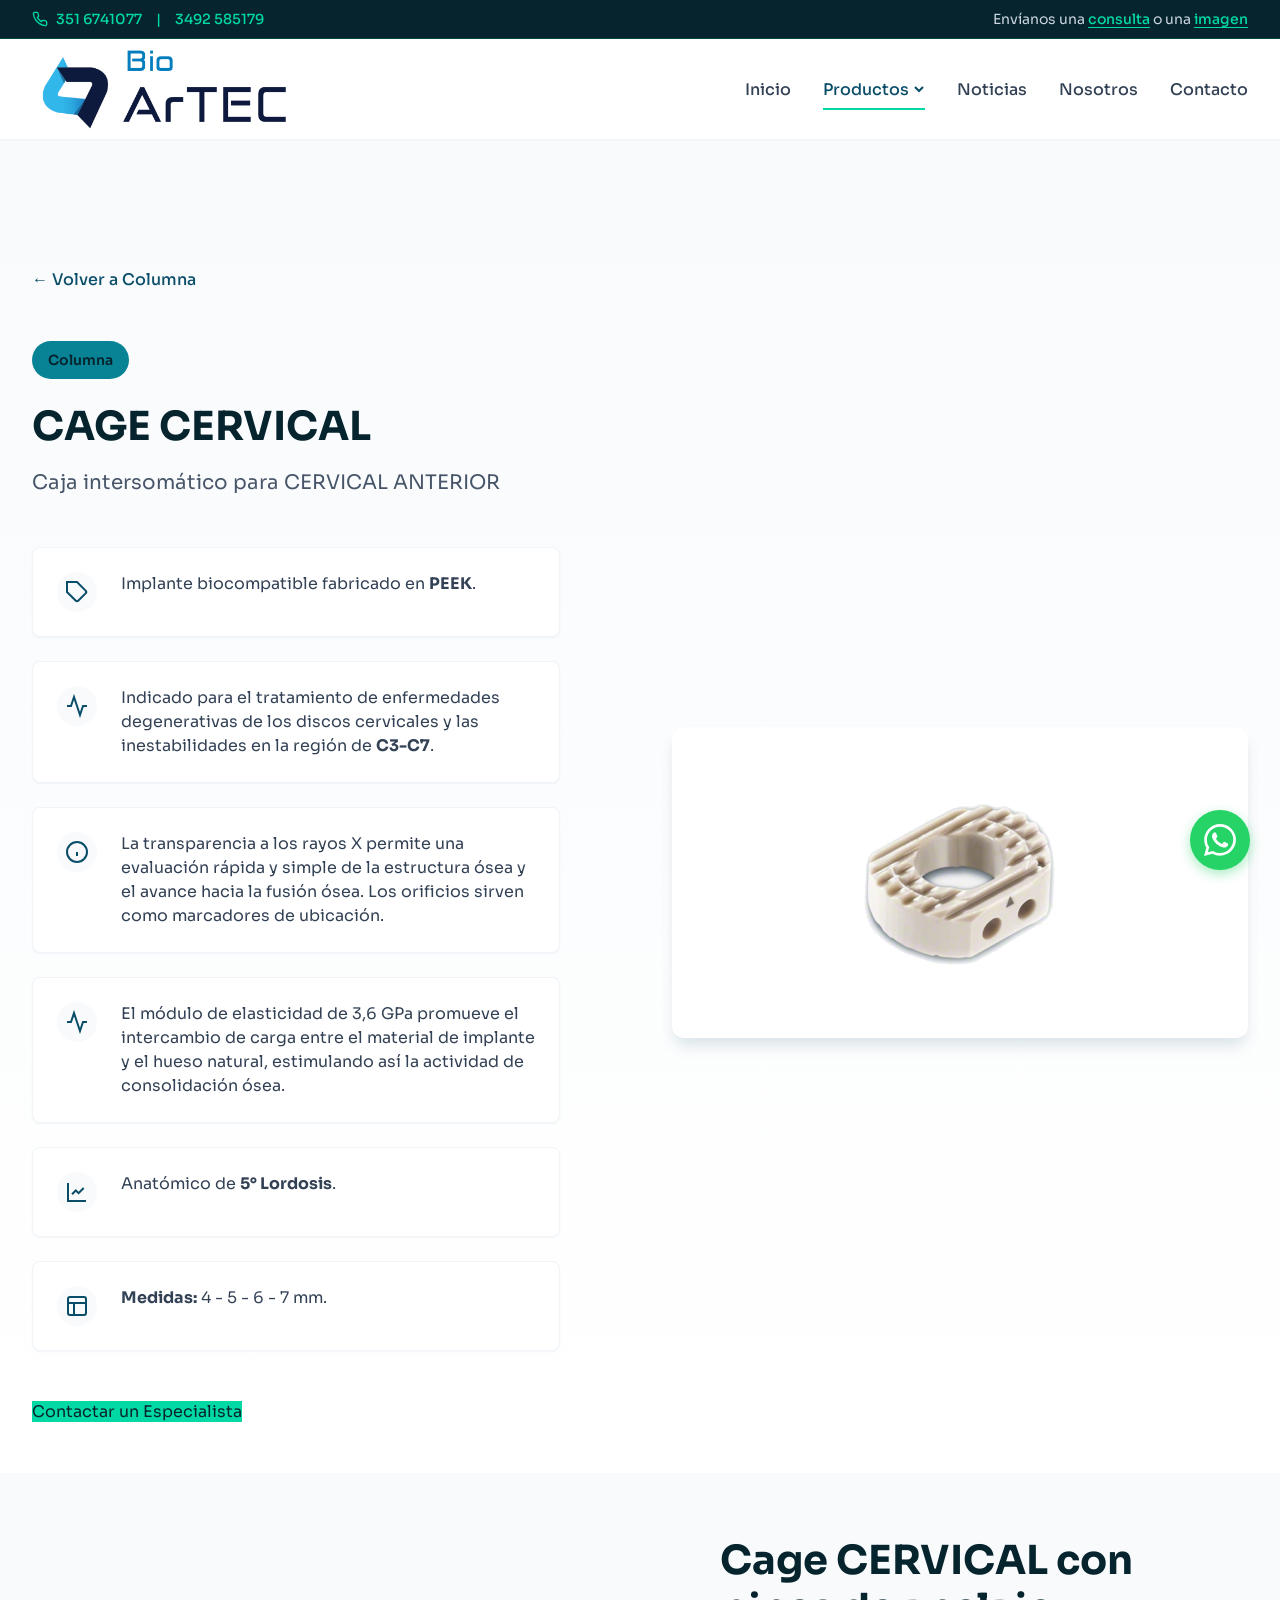
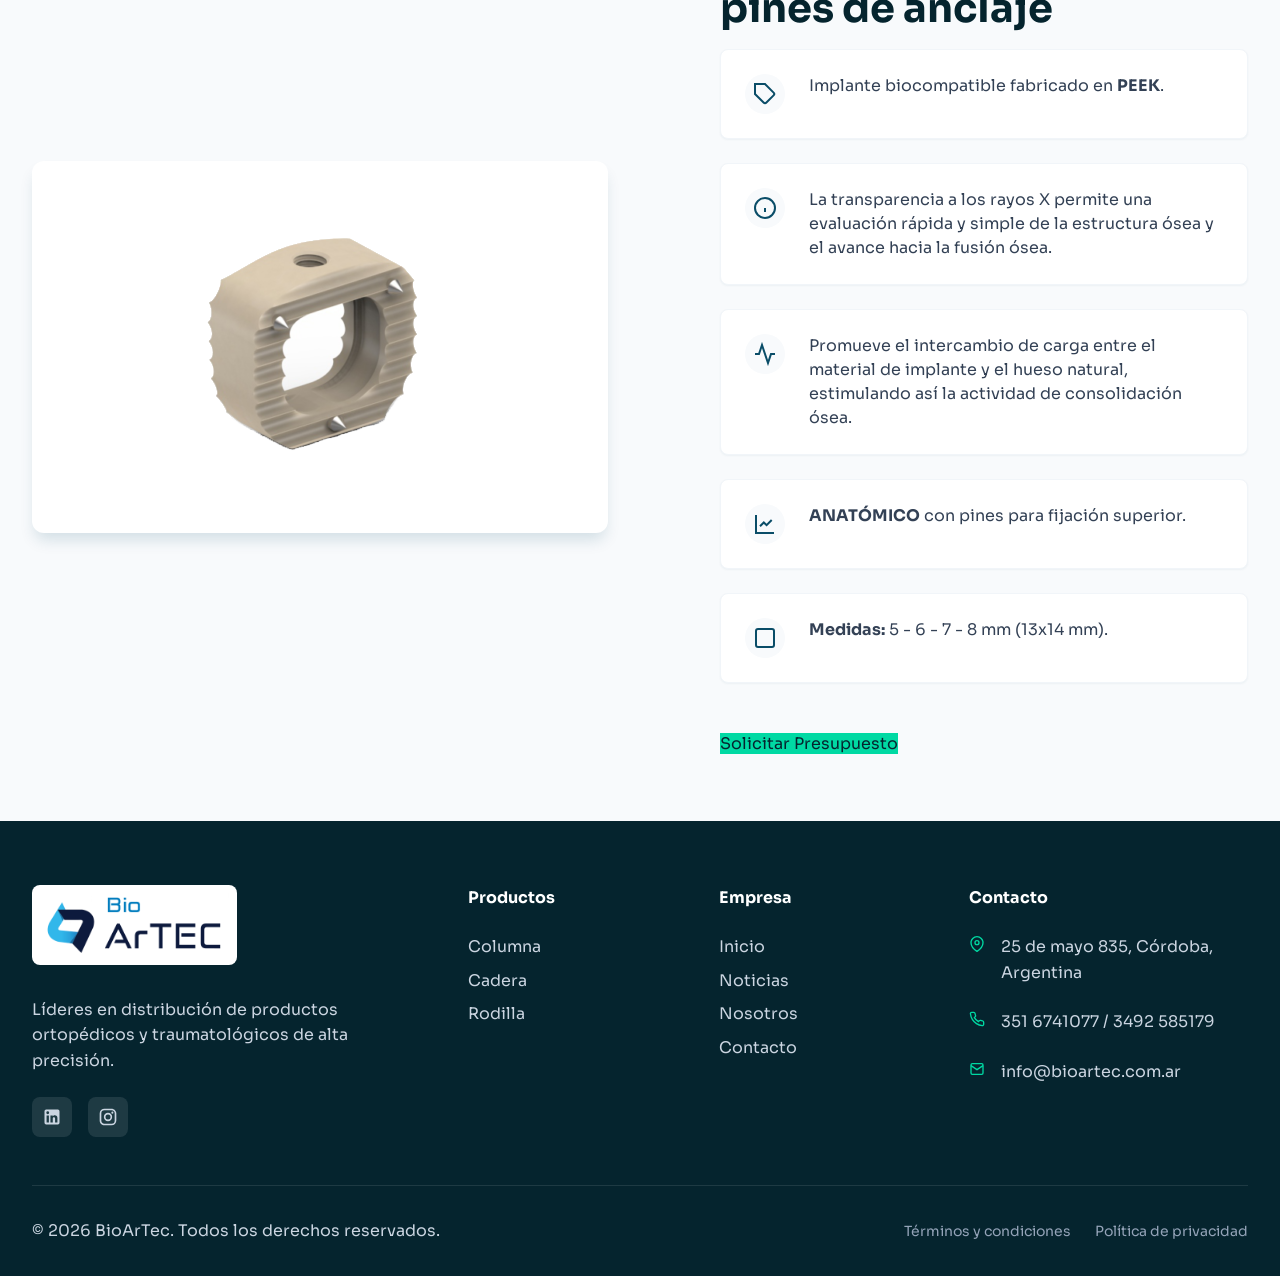
<file: cage-cervical.html>
<!DOCTYPE html>
<html lang="es">

<head>
    <meta charset="UTF-8">
    <meta name="viewport" content="width=device-width, initial-scale=1.0">
    <meta name="description"
        content="Detalles del Cage Cervical de BioArTec - Implante de PEEK para región cervical">
    <title>Cage Cervical | BioArTec</title>
    <link rel="stylesheet" href="styles.css">
    <link rel="preconnect" href="https://fonts.googleapis.com">
    <link rel="preconnect" href="https://fonts.gstatic.com" crossorigin>
    <link
        href="https://fonts.googleapis.com/css2?family=Sora:wght@300;400;600;700&family=JetBrains+Mono:wght@400;500&display=swap"
        rel="stylesheet">
</head>

<body>
    <!-- Top Header -->
    <div class="top-header">
        <div class="container">
            <div class="top-header-content">
                <div class="phone-link">
                    <svg width="16" height="16" viewBox="0 0 24 24" fill="none" stroke="currentColor" stroke-width="2">
                        <path
                            d="M22 16.92v3a2 2 0 0 1-2.18 2 19.79 19.79 0 0 1-8.63-3.07 19.5 19.5 0 0 1-6-6 19.79 19.79 0 0 1-3.07-8.67A2 2 0 0 1 4.11 2h3a2 2 0 0 1 2 1.72 12.84 12.84 0 0 0 .7 2.81 2 2 0 0 1-.45 2.11L8.09 9.91a16 16 0 0 0 6 6l1.27-1.27a2 2 0 0 1 2.11-.45 12.84 12.84 0 0 0 2.81.7A2 2 0 0 1 22 16.92z" />
                    </svg>
                    <a href="tel:3516741077">351 6741077</a> &nbsp; | &nbsp; <a href="tel:3492585179">3492 585179</a>
                </div>
                <div class="top-actions">
                    <span>Envíanos una <a href="contacto.html" class="highlight">consulta</a> o una <a
                            href="contacto.html" class="highlight">imagen</a></span>
                </div>
            </div>
        </div>
    </div>

    <!-- Main Header -->
    <header class="main-header">
        <div class="container">
            <nav class="navbar">
                <a href="index.html" class="logo">
                    <img src="assets/icons/logo.png" alt="BioArTec Logo" class="logo-image">
                </a>

                <div class="nav-toggle" id="navToggle">
                    <span></span>
                    <span></span>
                    <span></span>
                </div>

                <ul class="nav-menu" id="navMenu">
                    <li><a href="index.html">Inicio</a></li>
                    <li class="dropdown">
                        <a href="productos.html" class="active">Productos <svg width="12" height="12"
                                viewBox="0 0 12 12">
                                <path d="M2 4l4 4 4-4" stroke="currentColor" fill="none" stroke-width="2" />
                            </svg></a>
                        <ul class="dropdown-menu">
                            <li><a href="columna.html">Columna</a></li>
                            <li><a href="cadera.html">Cadera</a></li>
                            <li><a href="rodilla.html">Rodilla</a></li>
                        </ul>
                    </li>
                    <li><a href="noticias.html">Noticias</a></li>
                    <li><a href="nosotros.html">Nosotros</a></li>
                    <li><a href="contacto.html">Contacto</a></li>
                </ul>
            </nav>
        </div>
    </header>

    <!-- Detailed Product Hero -->
    <section class="product-detail-hero">
        <div class="container">
            <a href="columna.html" class="back-link">← Volver a Columna</a>
            <div class="product-detail-container">
                <div class="product-detail-content">
                    <div class="badge-accent">Columna</div>
                    <h1>CAGE CERVICAL</h1>
                    <p class="product-subtitle">Caja intersomático para CERVICAL ANTERIOR</p>
                    
                    <ul class="product-specs-list">
                        <li>
                            <div class="spec-icon">
                                <svg width="24" height="24" viewBox="0 0 24 24" fill="none" stroke="currentColor" stroke-width="2">
                                    <path d="M20.59 13.41l-7.17 7.17a2 2 0 0 1-2.83 0L2 12V2h10l8.59 8.59a2 2 0 0 1 0 2.82z" />
                                    <line x1="7" y1="7" x2="7.01" y2="7" />
                                </svg>
                            </div>
                            <div class="spec-text">Implante biocompatible fabricado en <strong>PEEK</strong>.</div>
                        </li>
                        <li>
                            <div class="spec-icon">
                                <svg width="24" height="24" viewBox="0 0 24 24" fill="none" stroke="currentColor" stroke-width="2">
                                    <path d="M22 12h-4l-3 9L9 3l-3 9H2" />
                                </svg>
                            </div>
                            <div class="spec-text">Indicado para el tratamiento de enfermedades degenerativas de los discos cervicales y las inestabilidades en la región de <strong>C3-C7</strong>.</div>
                        </li>
                        <li>
                            <div class="spec-icon">
                                <svg width="24" height="24" viewBox="0 0 24 24" fill="none" stroke="currentColor" stroke-width="2">
                                    <circle cx="12" cy="12" r="10" />
                                    <line x1="12" y1="16" x2="12" y2="12" />
                                    <line x1="12" y1="8" x2="12.01" y2="8" />
                                </svg>
                            </div>
                            <div class="spec-text">La transparencia a los rayos X permite una evaluación rápida y simple de la estructura ósea y el avance hacia la fusión ósea. Los orificios sirven como marcadores de ubicación.</div>
                        </li>
                        <li>
                            <div class="spec-icon">
                                <svg width="24" height="24" viewBox="0 0 24 24" fill="none" stroke="currentColor" stroke-width="2">
                                    <polyline points="22 12 18 12 15 21 9 3 6 12 2 12" />
                                </svg>
                            </div>
                            <div class="spec-text">El módulo de elasticidad de 3,6 GPa promueve el intercambio de carga entre el material de implante y el hueso natural, estimulando así la actividad de consolidación ósea.</div>
                        </li>
                        <li>
                            <div class="spec-icon">
                                <svg width="24" height="24" viewBox="0 0 24 24" fill="none" stroke="currentColor" stroke-width="2">
                                    <path d="M3 3v18h18" />
                                    <path d="M18.7 8l-5.1 5.2-2.8-2.7L7 14.3" />
                                </svg>
                            </div>
                            <div class="spec-text">Anatómico de <strong>5° Lordosis</strong>.</div>
                        </li>
                        <li>
                            <div class="spec-icon">
                                <svg width="24" height="24" viewBox="0 0 24 24" fill="none" stroke="currentColor" stroke-width="2">
                                    <rect x="3" y="3" width="18" height="18" rx="2" ry="2" />
                                    <line x1="3" y1="9" x2="21" y2="9" />
                                    <line x1="9" y1="21" x2="9" y2="9" />
                                </svg>
                            </div>
                            <div class="spec-text"><strong>Medidas:</strong> 4 - 5 - 6 - 7 mm.</div>
                        </li>
                    </ul>
                    <a href="contacto.html" class="btn-primary mt-lg">Contactar un Especialista</a>
                </div>
                <div class="product-detail-imagery">
                    <img src="assets/images/cagecervical.png" alt="Cage Cervical BioArTec" class="product-focus-img">
                </div>
            </div>
        </div>
    </section>

    <!-- Variation Section -->
    <section class="product-variation-section bg-gray">
        <div class="container">
            <div class="product-detail-container reverse">
                <div class="product-detail-content">
                    <h2>Cage CERVICAL con pines de anclaje</h2>
                    <ul class="product-specs-list">
                        <li>
                            <div class="spec-icon">
                                <svg width="24" height="24" viewBox="0 0 24 24" fill="none" stroke="currentColor" stroke-width="2">
                                    <path d="M20.59 13.41l-7.17 7.17a2 2 0 0 1-2.83 0L2 12V2h10l8.59 8.59a2 2 0 0 1 0 2.82z" />
                                    <line x1="7" y1="7" x2="7.01" y2="7" />
                                </svg>
                            </div>
                            <div class="spec-text">Implante biocompatible fabricado en <strong>PEEK</strong>.</div>
                        </li>
                        <li>
                            <div class="spec-icon">
                                <svg width="24" height="24" viewBox="0 0 24 24" fill="none" stroke="currentColor" stroke-width="2">
                                    <circle cx="12" cy="12" r="10" />
                                    <line x1="12" y1="16" x2="12" y2="12" />
                                    <line x1="12" y1="8" x2="12.01" y2="8" />
                                </svg>
                            </div>
                            <div class="spec-text">La transparencia a los rayos X permite una evaluación rápida y simple de la estructura ósea y el avance hacia la fusión ósea.</div>
                        </li>
                        <li>
                            <div class="spec-icon">
                                <svg width="24" height="24" viewBox="0 0 24 24" fill="none" stroke="currentColor" stroke-width="2">
                                    <polyline points="22 12 18 12 15 21 9 3 6 12 2 12" />
                                </svg>
                            </div>
                            <div class="spec-text">Promueve el intercambio de carga entre el material de implante y el hueso natural, estimulando así la actividad de consolidación ósea.</div>
                        </li>
                        <li>
                            <div class="spec-icon">
                                <svg width="24" height="24" viewBox="0 0 24 24" fill="none" stroke="currentColor" stroke-width="2">
                                    <path d="M3 3v18h18" />
                                    <path d="M18.7 8l-5.1 5.2-2.8-2.7L7 14.3" />
                                </svg>
                            </div>
                            <div class="spec-text"><strong>ANATÓMICO</strong> con pines para fijación superior.</div>
                        </li>
                        <li>
                            <div class="spec-icon">
                                <svg width="24" height="24" viewBox="0 0 24 24" fill="none" stroke="currentColor" stroke-width="2">
                                    <rect x="3" y="3" width="18" height="18" rx="2" ry="2" />
                                </svg>
                            </div>
                            <div class="spec-text"><strong>Medidas:</strong> 5 - 6 - 7 - 8 mm (13x14 mm).</div>
                        </li>
                    </ul>
                    <a href="contacto.html" class="btn-primary mt-lg">Solicitar Presupuesto</a>
                </div>
                <div class="product-detail-imagery">
                    <img src="assets/images/cagecervicalconpines.png" alt="Cage Cervical con pines BioArTec" class="product-focus-img shadow-lg">
                </div>
            </div>
        </div>
    </section>

    <!-- Footer -->
    <footer class="footer">
        <div class="container">
            <div class="footer-grid">
                <div class="footer-column">
                    <div class="footer-logo">
                        <img src="assets/icons/logo.png" alt="BioArTec Logo" class="logo-image">
                    </div>
                    <p class="footer-description">
                        Líderes en distribución de productos ortopédicos y traumatológicos de alta precisión.
                    </p>
                    <div class="footer-social">
                        <a href="#" aria-label="LinkedIn"><svg width="20" height="20" viewBox="0 0 24 24"
                                fill="currentColor">
                                <path
                                    d="M19 3a2 2 0 0 1 2 2v14a2 2 0 0 1-2 2H5a2 2 0 0 1-2-2V5a2 2 0 0 1 2-2h14m-.5 15.5v-5.3a3.26 3.26 0 0 0-3.26-3.26c-.85 0-1.84.52-2.32 1.3v-1.11h-2.79v8.37h2.79v-4.93c0-.77.62-1.4 1.39-1.4a1.4 1.4 0 0 1 1.4 1.4v4.93h2.79M6.88 8.56a1.68 1.68 0 0 0 1.68-1.68c0-.93-.75-1.69-1.68-1.69a1.69 1.69 0 0 0-1.69 1.69c0 .93.76 1.68 1.69 1.68m1.39 9.94v-8.37H5.5v8.37h2.77z" />
                            </svg></a>
                        <a href="#" aria-label="Instagram"><svg width="20" height="20" viewBox="0 0 24 24"
                                fill="currentColor">
                                <path
                                    d="M7.8 2h8.4C19.4 2 22 4.6 22 7.8v8.4a5.8 5.8 0 0 1-5.8 5.8H7.8C4.6 22 2 19.4 2 16.2V7.8A5.8 5.8 0 0 1 7.8 2m-.2 2A3.6 3.6 0 0 0 4 7.6v8.8C4 18.39 5.61 20 7.6 20h8.8a3.6 3.6 0 0 0 3.6-3.6V7.6C20 5.61 18.39 4 16.4 4H7.6m9.65 1.5a1.25 1.25 0 0 1 1.25 1.25A1.25 1.25 0 0 1 17.25 8 1.25 1.25 0 0 1 16 6.75a1.25 1.25 0 0 1 1.25-1.25M12 7a5 5 0 0 1 5 5 5 5 0 0 1-5 5 5 5 0 0 1-5-5 5 5 0 0 1 5-5m0 2a3 3 0 0 0-3 3 3 3 0 0 0 3 3 3 3 0 0 0 3-3 3 3 0 0 0-3-3z" />
                            </svg></a>
                    </div>
                </div>

                <div class="footer-column">
                    <h4>Productos</h4>
                    <ul>
                        <li><a href="columna.html">Columna</a></li>
                        <li><a href="cadera.html">Cadera</a></li>
                        <li><a href="rodilla.html">Rodilla</a></li>
                    </ul>
                </div>

                <div class="footer-column">
                    <h4>Empresa</h4>
                    <ul>
                        <li><a href="index.html">Inicio</a></li>
                        <li><a href="noticias.html">Noticias</a></li>
                        <li><a href="nosotros.html">Nosotros</a></li>
                        <li><a href="contacto.html">Contacto</a></li>
                    </ul>
                </div>

                <div class="footer-column">
                    <h4>Contacto</h4>
                    <ul class="contact-info">
                        <li>
                            <svg width="16" height="16" viewBox="0 0 24 24" fill="none" stroke="currentColor"
                                stroke-width="2">
                                <path d="M21 10c0 7-9 13-9 13s-9-6-9-13a9 9 0 0 1 18 0z" />
                                <circle cx="12" cy="10" r="3" />
                            </svg>
                            25 de mayo 835, Córdoba, Argentina
                        </li>
                        <li>
                            <svg width="16" height="16" viewBox="0 0 24 24" fill="none" stroke="currentColor"
                                stroke-width="2">
                                <path
                                    d="M22 16.92v3a2 2 0 0 1-2.18 2 19.79 19.79 0 0 1-8.63-3.07 19.5 19.5 0 0 1-6-6 19.79 19.79 0 0 1-3.07-8.67A2 2 0 0 1 4.11 2h3a2 2 0 0 1 2 1.72 12.84 12.84 0 0 0 .7 2.81 2 2 0 0 1-.45 2.11L8.09 9.91a16 16 0 0 0 6 6l1.27-1.27a2 2 0 0 1 2.11-.45 12.84 12.84 0 0 0 2.81.7A2 2 0 0 1 22 16.92z" />
                            </svg>
                            351 6741077 / 3492 585179
                        </li>
                        <li>
                            <svg width="16" height="16" viewBox="0 0 24 24" fill="none" stroke="currentColor"
                                stroke-width="2">
                                <rect x="3" y="4" width="18" height="16" rx="2" />
                                <path d="m3 7 9 6 9-6" />
                            </svg>
                            info@bioartec.com.ar
                        </li>
                    </ul>
                </div>
            </div>

            <div class="footer-bottom">
                <p>&copy; 2026 BioArTec. Todos los derechos reservados.</p>
                <div class="footer-legal">
                    <a href="terminos.html">Términos y condiciones</a>
                    <a href="privacidad.html">Política de privacidad</a>
                </div>
            </div>
        </div>
    </footer>

    <script src="script.js"></script>

    <!-- Botón flotante de WhatsApp -->
    <a href="https://wa.me/543516741077?text=Hola,%20quisiera%20consultar%20sobre%20Cage%20Cervical"
        class="whatsapp-float" target="_blank" aria-label="Contactar por WhatsApp">
        <svg width="32" height="32" viewBox="0 0 24 24" fill="currentColor">
            <path
                d="M17.472 14.382c-.297-.149-1.758-.867-2.03-.967-.273-.099-.471-.148-.67.15-.197.297-.767.966-.94 1.164-.173.199-.347.223-.644.075-.297-.15-1.255-.463-2.39-1.475-.883-.788-1.48-1.761-1.653-2.059-.173-.297-.018-.458.13-.606.134-.133.298-.347.446-.52.149-.174.198-.298.298-.497.099-.198.05-.371-.025-.52-.075-.149-.669-1.612-.916-2.207-.242-.579-.487-.5-.669-.51-.173-.008-.371-.01-.57-.01-.198 0-.52.074-.792.372-.272.297-1.04 1.016-1.04 2.479 0 1.462 1.065 2.875 1.213 3.074.149.198 2.096 3.2 5.077 4.487.709.306 1.262.489 1.694.625.712.227 1.36.195 1.871.118.571-.085 1.758-.719 2.006-1.413.248-.694.248-1.289.173-1.413-.074-.124-.272-.198-.57-.347m-5.421 7.403h-.004a9.87 9.87 0 01-5.031-1.378l-.361-.214-3.741.982.998-3.648-.235-.374a9.86 9.86 0 01-1.51-5.26c.001-5.45 4.436-9.884 9.888-9.884 2.64 0 5.122 1.03 6.988 2.898a9.825 9.825 0 012.893 6.994c-.003 5.45-4.437 9.884-9.885 9.884m8.413-18.297A11.815 11.815 0 0012.05 0C5.495 0 .16 5.335.157 11.892c0 2.096.547 4.142 1.588 5.945L.057 24l6.305-1.654a11.882 11.882 0 005.683 1.448h.005c6.554 0 11.89-5.335 11.893-11.893a11.821 11.821 0 00-3.48-8.413Z" />
        </svg>
    </a>
</body>

</html>
</file>
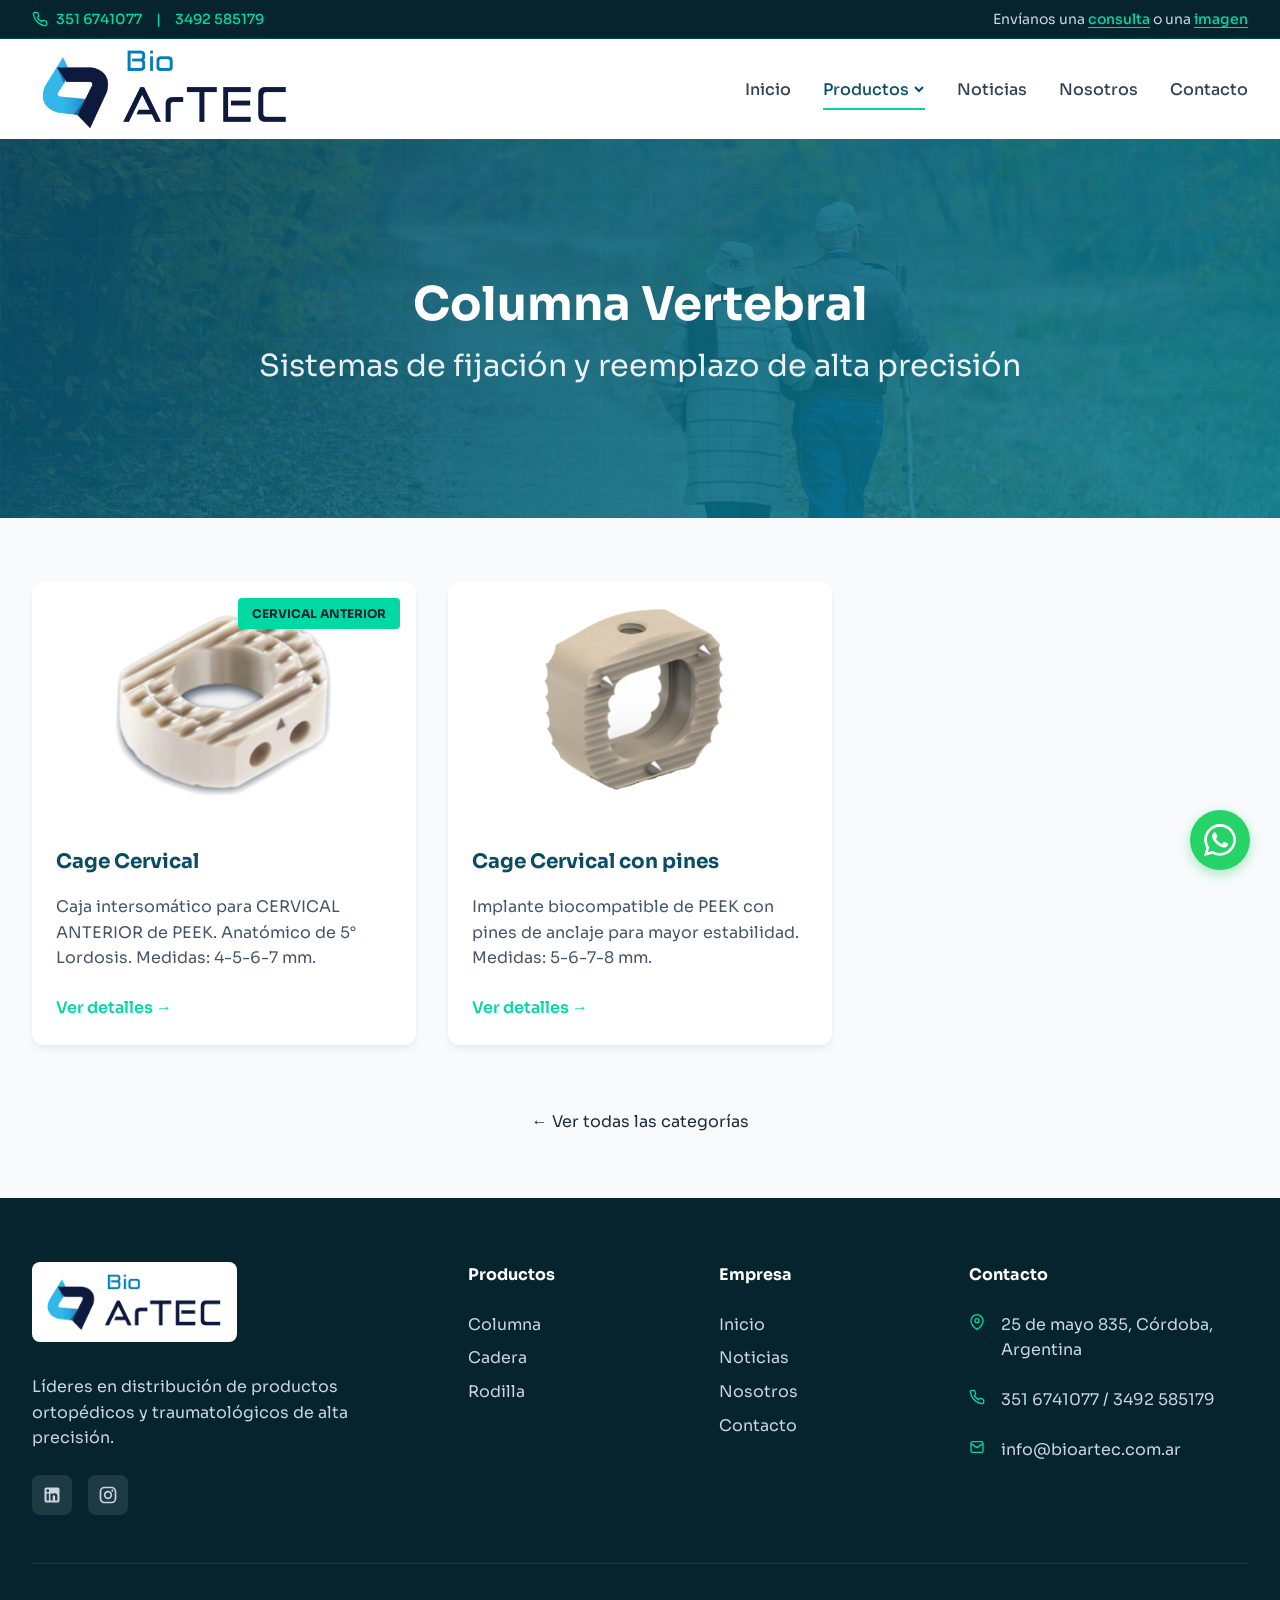
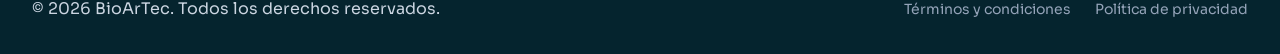
<file: columna.html>
<!DOCTYPE html>
<html lang="es">

<head>
    <meta charset="UTF-8">
    <meta name="viewport" content="width=device-width, initial-scale=1.0">
    <meta name="description"
        content="Productos ortopédicos para columna vertebral - BioArTec">
    <title>Columna | BioArTec - Especialistas en Ortopedia</title>
    <link rel="stylesheet" href="styles.css">
    <link rel="preconnect" href="https://fonts.googleapis.com">
    <link rel="preconnect" href="https://fonts.gstatic.com" crossorigin>
    <link
        href="https://fonts.googleapis.com/css2?family=Sora:wght@300;400;600;700&family=JetBrains+Mono:wght@400;500&display=swap"
        rel="stylesheet">
</head>

<body>
    <!-- Top Header -->
    <div class="top-header">
        <div class="container">
            <div class="top-header-content">
                <div class="phone-link">
                    <svg width="16" height="16" viewBox="0 0 24 24" fill="none" stroke="currentColor" stroke-width="2">
                        <path
                            d="M22 16.92v3a2 2 0 0 1-2.18 2 19.79 19.79 0 0 1-8.63-3.07 19.5 19.5 0 0 1-6-6 19.79 19.79 0 0 1-3.07-8.67A2 2 0 0 1 4.11 2h3a2 2 0 0 1 2 1.72 12.84 12.84 0 0 0 .7 2.81 2 2 0 0 1-.45 2.11L8.09 9.91a16 16 0 0 0 6 6l1.27-1.27a2 2 0 0 1 2.11-.45 12.84 12.84 0 0 0 2.81.7A2 2 0 0 1 22 16.92z" />
                    </svg>
                    <a href="tel:3516741077">351 6741077</a> &nbsp; | &nbsp; <a href="tel:3492585179">3492 585179</a>
                </div>
                <div class="top-actions">
                    <span>Envíanos una <a href="contacto.html" class="highlight">consulta</a> o una <a
                            href="contacto.html" class="highlight">imagen</a></span>
                </div>
            </div>
        </div>
    </div>

    <!-- Main Header -->
    <header class="main-header">
        <div class="container">
            <nav class="navbar">
                <a href="index.html" class="logo">
                    <img src="assets/icons/logo.png" alt="BioArTec Logo" class="logo-image">
                </a>

                <div class="nav-toggle" id="navToggle">
                    <span></span>
                    <span></span>
                    <span></span>
                </div>

                <ul class="nav-menu" id="navMenu">
                    <li><a href="index.html">Inicio</a></li>
                    <li class="dropdown">
                        <a href="productos.html" class="active">Productos <svg width="12" height="12"
                                viewBox="0 0 12 12">
                                <path d="M2 4l4 4 4-4" stroke="currentColor" fill="none" stroke-width="2" />
                            </svg></a>
                        <ul class="dropdown-menu">
                            <li><a href="columna.html">Columna</a></li>
                            <li><a href="cadera.html">Cadera</a></li>
                            <li><a href="rodilla.html">Rodilla</a></li>
                        </ul>
                    </li>
                    <li><a href="noticias.html">Noticias</a></li>
                    <li><a href="nosotros.html">Nosotros</a></li>
                    <li><a href="contacto.html">Contacto</a></li>
                </ul>
            </nav>
        </div>
    </header>

    <!-- Page Hero -->
    <section class="page-hero">
        <div class="container">
            <h1>Columna Vertebral</h1>
            <p>Sistemas de fijación y reemplazo de alta precisión</p>
        </div>
    </section>

    <!-- Products Grid -->
    <section class="products-section">
        <div class="container">
            <div class="category-section">
                <div class="products-grid">
                    <div class="product-card" data-category="columna">
                        <div class="product-image">
                            <div class="product-badge">Cervical Anterior</div>
                            <img src="assets/images/cagecervical.png" alt="Cage Cervical" class="product-img-full">
                        </div>
                        <div class="product-info">
                            <h3>Cage Cervical</h3>
                            <p>Caja intersomático para CERVICAL ANTERIOR de PEEK. Anatómico de 5° Lordosis. Medidas: 4-5-6-7 mm.</p>
                            <a href="cage-cervical.html" class="product-link">Ver detalles →</a>
                        </div>
                    </div>

                    <div class="product-card" data-category="columna">
                        <div class="product-image">
                            <img src="assets/images/cagecervicalconpines.png" alt="Cage Cervical con pines" class="product-img-full">
                        </div>
                        <div class="product-info">
                            <h3>Cage Cervical con pines</h3>
                            <p>Implante biocompatible de PEEK con pines de anclaje para mayor estabilidad. Medidas: 5-6-7-8 mm.</p>
                            <a href="cage-cervical.html" class="product-link">Ver detalles →</a>
                        </div>
                    </div>
                </div>
            </div>
            
            <div class="back-to-products">
                <a href="productos.html" class="btn-secondary">← Ver todas las categorías</a>
            </div>
        </div>
    </section>

    <!-- Footer -->
    <footer class="footer">
        <div class="container">
            <div class="footer-grid">
                <div class="footer-column">
                    <div class="footer-logo">
                        <img src="assets/icons/logo.png" alt="BioArTec Logo" class="logo-image">
                    </div>
                    <p class="footer-description">
                        Líderes en distribución de productos ortopédicos y traumatológicos de alta precisión.
                    </p>
                    <div class="footer-social">
                        <a href="#" aria-label="LinkedIn"><svg width="20" height="20" viewBox="0 0 24 24"
                                fill="currentColor">
                                <path
                                    d="M19 3a2 2 0 0 1 2 2v14a2 2 0 0 1-2 2H5a2 2 0 0 1-2-2V5a2 2 0 0 1 2-2h14m-.5 15.5v-5.3a3.26 3.26 0 0 0-3.26-3.26c-.85 0-1.84.52-2.32 1.3v-1.11h-2.79v8.37h2.79v-4.93c0-.77.62-1.4 1.39-1.4a1.4 1.4 0 0 1 1.4 1.4v4.93h2.79M6.88 8.56a1.68 1.68 0 0 0 1.68-1.68c0-.93-.75-1.69-1.68-1.69a1.69 1.69 0 0 0-1.69 1.69c0 .93.76 1.68 1.69 1.68m1.39 9.94v-8.37H5.5v8.37h2.77z" />
                            </svg></a>
                        <a href="#" aria-label="Instagram"><svg width="20" height="20" viewBox="0 0 24 24"
                                fill="currentColor">
                                <path
                                    d="M7.8 2h8.4C19.4 2 22 4.6 22 7.8v8.4a5.8 5.8 0 0 1-5.8 5.8H7.8C4.6 22 2 19.4 2 16.2V7.8A5.8 5.8 0 0 1 7.8 2m-.2 2A3.6 3.6 0 0 0 4 7.6v8.8C4 18.39 5.61 20 7.6 20h8.8a3.6 3.6 0 0 0 3.6-3.6V7.6C20 5.61 18.39 4 16.4 4H7.6m9.65 1.5a1.25 1.25 0 0 1 1.25 1.25A1.25 1.25 0 0 1 17.25 8 1.25 1.25 0 0 1 16 6.75a1.25 1.25 0 0 1 1.25-1.25M12 7a5 5 0 0 1 5 5 5 5 0 0 1-5 5 5 5 0 0 1-5-5 5 5 0 0 1 5-5m0 2a3 3 0 0 0-3 3 3 3 0 0 0 3 3 3 3 0 0 0 3-3 3 3 0 0 0-3-3z" />
                            </svg></a>
                    </div>
                </div>

                <div class="footer-column">
                    <h4>Productos</h4>
                    <ul>
                        <li><a href="columna.html">Columna</a></li>
                        <li><a href="cadera.html">Cadera</a></li>
                        <li><a href="rodilla.html">Rodilla</a></li>
                    </ul>
                </div>

                <div class="footer-column">
                    <h4>Empresa</h4>
                    <ul>
                        <li><a href="index.html">Inicio</a></li>
                        <li><a href="noticias.html">Noticias</a></li>
                        <li><a href="nosotros.html">Nosotros</a></li>
                        <li><a href="contacto.html">Contacto</a></li>
                    </ul>
                </div>

                <div class="footer-column">
                    <h4>Contacto</h4>
                    <ul class="contact-info">
                        <li>
                            <svg width="16" height="16" viewBox="0 0 24 24" fill="none" stroke="currentColor"
                                stroke-width="2">
                                <path d="M21 10c0 7-9 13-9 13s-9-6-9-13a9 9 0 0 1 18 0z" />
                                <circle cx="12" cy="10" r="3" />
                            </svg>
                            25 de mayo 835, Córdoba, Argentina
                        </li>
                        <li>
                            <svg width="16" height="16" viewBox="0 0 24 24" fill="none" stroke="currentColor"
                                stroke-width="2">
                                <path
                                    d="M22 16.92v3a2 2 0 0 1-2.18 2 19.79 19.79 0 0 1-8.63-3.07 19.5 19.5 0 0 1-6-6 19.79 19.79 0 0 1-3.07-8.67A2 2 0 0 1 4.11 2h3a2 2 0 0 1 2 1.72 12.84 12.84 0 0 0 .7 2.81 2 2 0 0 1-.45 2.11L8.09 9.91a16 16 0 0 0 6 6l1.27-1.27a2 2 0 0 1 2.11-.45 12.84 12.84 0 0 0 2.81.7A2 2 0 0 1 22 16.92z" />
                            </svg>
                            351 6741077 / 3492 585179
                        </li>
                        <li>
                            <svg width="16" height="16" viewBox="0 0 24 24" fill="none" stroke="currentColor"
                                stroke-width="2">
                                <rect x="3" y="4" width="18" height="16" rx="2" />
                                <path d="m3 7 9 6 9-6" />
                            </svg>
                            info@bioartec.com.ar
                        </li>
                    </ul>
                </div>
            </div>

            <div class="footer-bottom">
                <p>&copy; 2026 BioArTec. Todos los derechos reservados.</p>
                <div class="footer-legal">
                    <a href="terminos.html">Términos y condiciones</a>
                    <a href="privacidad.html">Política de privacidad</a>
                </div>
            </div>
        </div>
    </footer>

    <script src="script.js"></script>

    <!-- Botón flotante de WhatsApp -->
    <a href="https://wa.me/543516741077?text=Hola,%20quisiera%20consultar%20sobre%20productos%20de%20BioArTec"
        class="whatsapp-float" target="_blank" aria-label="Contactar por WhatsApp">
        <svg width="32" height="32" viewBox="0 0 24 24" fill="currentColor">
            <path
                d="M17.472 14.382c-.297-.149-1.758-.867-2.03-.967-.273-.099-.471-.148-.67.15-.197.297-.767.966-.94 1.164-.173.199-.347.223-.644.075-.297-.15-1.255-.463-2.39-1.475-.883-.788-1.48-1.761-1.653-2.059-.173-.297-.018-.458.13-.606.134-.133.298-.347.446-.52.149-.174.198-.298.298-.497.099-.198.05-.371-.025-.52-.075-.149-.669-1.612-.916-2.207-.242-.579-.487-.5-.669-.51-.173-.008-.371-.01-.57-.01-.198 0-.52.074-.792.372-.272.297-1.04 1.016-1.04 2.479 0 1.462 1.065 2.875 1.213 3.074.149.198 2.096 3.2 5.077 4.487.709.306 1.262.489 1.694.625.712.227 1.36.195 1.871.118.571-.085 1.758-.719 2.006-1.413.248-.694.248-1.289.173-1.413-.074-.124-.272-.198-.57-.347m-5.421 7.403h-.004a9.87 9.87 0 01-5.031-1.378l-.361-.214-3.741.982.998-3.648-.235-.374a9.86 9.86 0 01-1.51-5.26c.001-5.45 4.436-9.884 9.888-9.884 2.64 0 5.122 1.03 6.988 2.898a9.825 9.825 0 012.893 6.994c-.003 5.45-4.437 9.884-9.885 9.884m8.413-18.297A11.815 11.815 0 0012.05 0C5.495 0 .16 5.335.157 11.892c0 2.096.547 4.142 1.588 5.945L.057 24l6.305-1.654a11.882 11.882 0 005.683 1.448h.005c6.554 0 11.89-5.335 11.893-11.893a11.821 11.821 0 00-3.48-8.413Z" />
        </svg>
    </a>
</body>

</html>
</file>
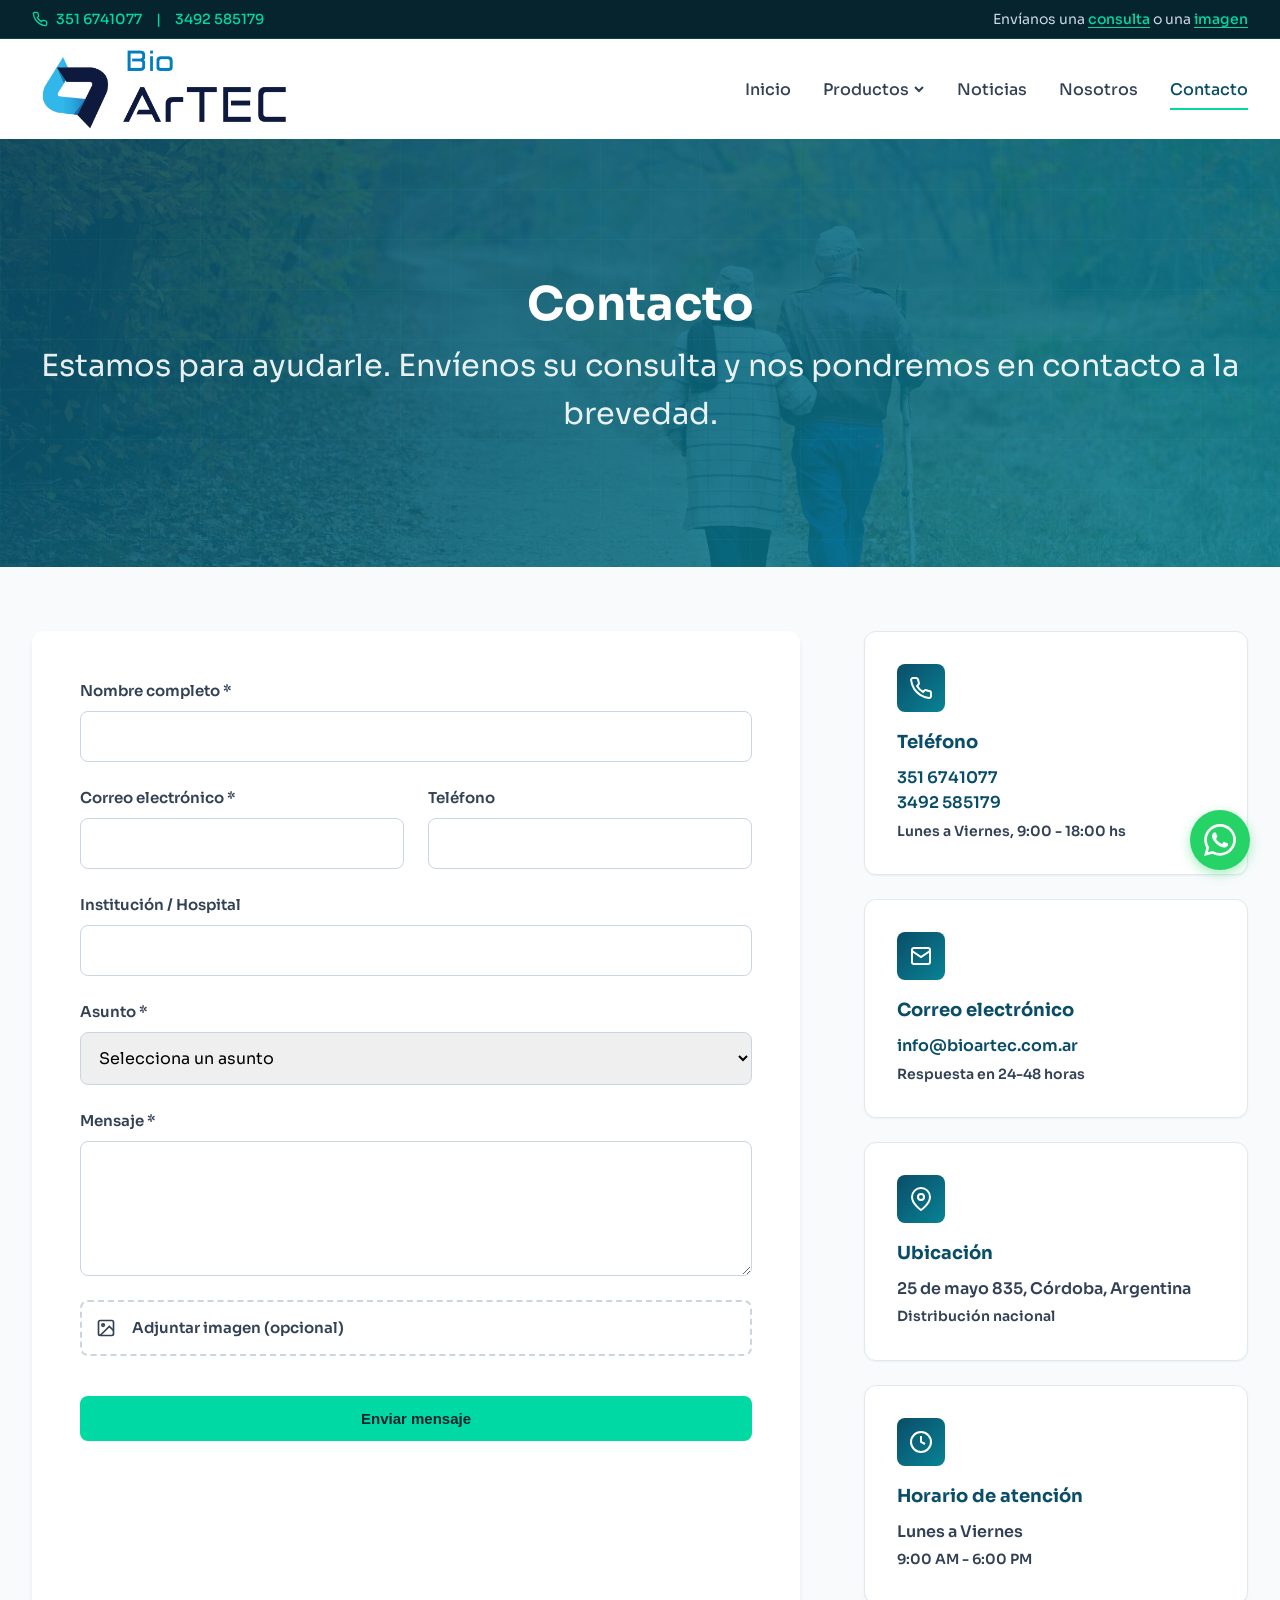
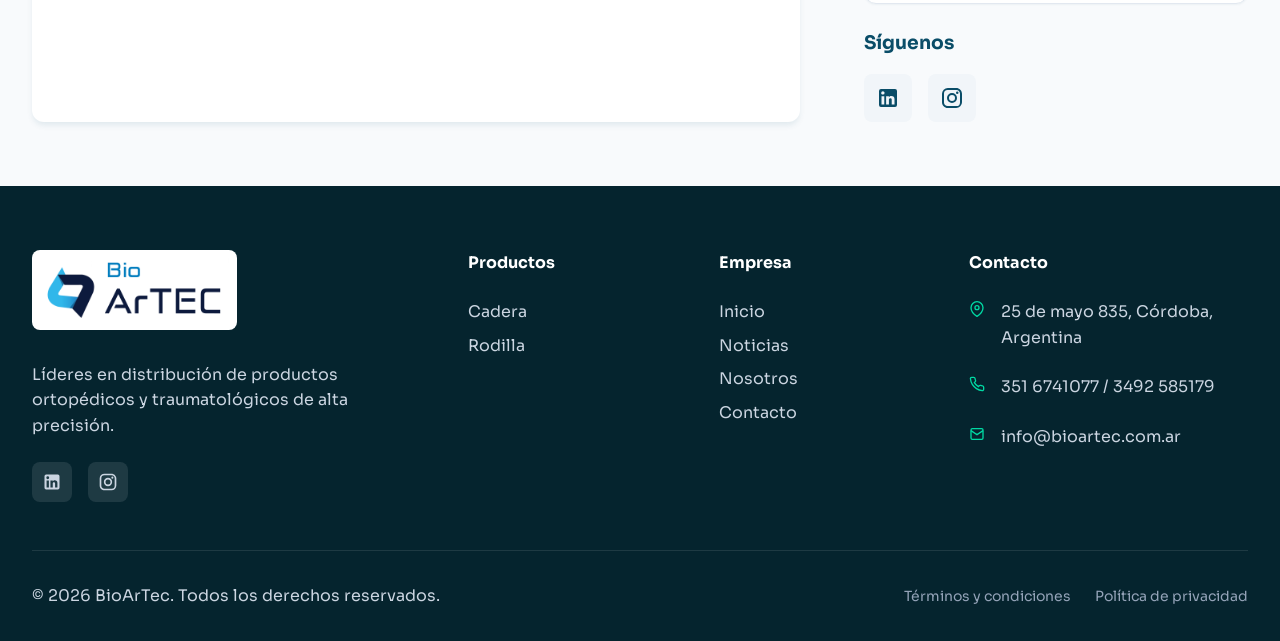
<file: contacto.html>
<!DOCTYPE html>
<html lang="es">

<head>
    <meta charset="UTF-8">
    <meta name="viewport" content="width=device-width, initial-scale=1.0">
    <meta name="description"
        content="Contacta con BioArTec - Solicita información sobre nuestros productos ortopédicos">
    <title>Contacto | BioArTec</title>
    <link rel="stylesheet" href="styles.css">
    <link rel="preconnect" href="https://fonts.googleapis.com">
    <link rel="preconnect" href="https://fonts.gstatic.com" crossorigin>
    <link
        href="https://fonts.googleapis.com/css2?family=Sora:wght@300;400;600;700&family=JetBrains+Mono:wght@400;500&display=swap"
        rel="stylesheet">
</head>

<body>
    <!-- Top Header -->
    <div class="top-header">
        <div class="container">
            <div class="top-header-content">
                <div class="phone-link">
                    <svg width="16" height="16" viewBox="0 0 24 24" fill="none" stroke="currentColor" stroke-width="2">
                        <path
                            d="M22 16.92v3a2 2 0 0 1-2.18 2 19.79 19.79 0 0 1-8.63-3.07 19.5 19.5 0 0 1-6-6 19.79 19.79 0 0 1-3.07-8.67A2 2 0 0 1 4.11 2h3a2 2 0 0 1 2 1.72 12.84 12.84 0 0 0 .7 2.81 2 2 0 0 1-.45 2.11L8.09 9.91a16 16 0 0 0 6 6l1.27-1.27a2 2 0 0 1 2.11-.45 12.84 12.84 0 0 0 2.81.7A2 2 0 0 1 22 16.92z" />
                    </svg>
                    <a href="tel:3516741077">351 6741077</a> &nbsp; | &nbsp; <a href="tel:3492585179">3492 585179</a>
                </div>
                <div class="top-actions">
                    <span>Envíanos una <a href="contacto.html" class="highlight">consulta</a> o una <a
                            href="contacto.html" class="highlight">imagen</a></span>
                </div>
            </div>
        </div>
    </div>

    <!-- Main Header -->
    <header class="main-header">
        <div class="container">
            <nav class="navbar">
                <a href="index.html" class="logo">
                    <img src="assets/icons/logo.png" alt="BioArTec Logo" class="logo-image">
                </a>

                <div class="nav-toggle" id="navToggle">
                    <span></span>
                    <span></span>
                    <span></span>
                </div>

                <ul class="nav-menu" id="navMenu">
                    <li><a href="index.html">Inicio</a></li>
                    <li class="dropdown">
                        <a href="productos.html">Productos <svg width="12" height="12" viewBox="0 0 12 12">
                                <path d="M2 4l4 4 4-4" stroke="currentColor" fill="none" stroke-width="2" />
                            </svg></a>
                        <ul class="dropdown-menu">
                            <li><a href="productos.html#columna">Columna</a></li>
                            <li><a href="productos.html#cadera">Cadera</a></li>
                            <li><a href="productos.html#rodilla">Rodilla</a></li>
                        </ul>
                    </li>
                    <li><a href="noticias.html">Noticias</a></li>
                    <li><a href="nosotros.html">Nosotros</a></li>
                    <li><a href="contacto.html" class="active">Contacto</a></li>
                </ul>
            </nav>
        </div>
    </header>

    <!-- Page Hero -->
    <section class="page-hero">
        <div class="container">
            <h1>Contacto</h1>
            <p>Estamos para ayudarle. Envíenos su consulta y nos pondremos en contacto a la brevedad.</p>
        </div>
    </section>

    <!-- Contact Section -->
    <section class="contact-section">
        <div class="container">
            <div class="contact-grid">
                <!-- Contact Form -->
                <div class="contact-form-wrapper">
                    <form id="contactForm" class="contact-form" onsubmit="return handleFormSubmit(event)">
                        <div class="form-group">
                            <label for="nombre">Nombre completo *</label>
                            <input type="text" id="nombre" name="nombre" required>
                        </div>

                        <div class="form-row">
                            <div class="form-group">
                                <label for="email">Correo electrónico *</label>
                                <input type="email" id="email" name="email" required>
                            </div>

                            <div class="form-group">
                                <label for="telefono">Teléfono</label>
                                <input type="tel" id="telefono" name="telefono">
                            </div>
                        </div>

                        <div class="form-group">
                            <label for="institucion">Institución / Hospital</label>
                            <input type="text" id="institucion" name="institucion">
                        </div>

                        <div class="form-group">
                            <label for="asunto">Asunto *</label>
                            <select id="asunto" name="asunto" required>
                                <option value="">Selecciona un asunto</option>
                                <option value="consulta-producto">Consulta sobre productos</option>
                                <option value="cotizacion">Solicitud de cotización</option>
                                <option value="soporte-tecnico">Soporte técnico</option>
                                <option value="informacion-general">Información general</option>
                                <option value="otro">Otro</option>
                            </select>
                        </div>

                        <div class="form-group">
                            <label for="mensaje">Mensaje *</label>
                            <textarea id="mensaje" name="mensaje" rows="5" required></textarea>
                        </div>

                        <div class="form-group">
                            <label for="imagen" class="file-upload-label">
                                <svg width="20" height="20" viewBox="0 0 24 24" fill="none" stroke="currentColor"
                                    stroke-width="2">
                                    <rect x="3" y="3" width="18" height="18" rx="2" ry="2" />
                                    <circle cx="8.5" cy="8.5" r="1.5" />
                                    <polyline points="21 15 16 10 5 21" />
                                </svg>
                                Adjuntar imagen (opcional)
                            </label>
                            <input type="file" id="imagen" name="imagen" accept="image/*" class="file-input">
                            <span id="fileName" class="file-name"></span>
                        </div>

                        <button type="submit" class="btn btn-primary btn-full">Enviar mensaje</button>
                    </form>

                    <div id="formMessage" class="form-message"></div>
                </div>

                <!-- Contact Info -->
                <div class="contact-info-wrapper">
                    <div class="info-card">
                        <div class="info-icon">
                            <svg width="24" height="24" viewBox="0 0 24 24" fill="none" stroke="currentColor"
                                stroke-width="2">
                                <path
                                    d="M22 16.92v3a2 2 0 0 1-2.18 2 19.79 19.79 0 0 1-8.63-3.07 19.5 19.5 0 0 1-6-6 19.79 19.79 0 0 1-3.07-8.67A2 2 0 0 1 4.11 2h3a2 2 0 0 1 2 1.72 12.84 12.84 0 0 0 .7 2.81 2 2 0 0 1-.45 2.11L8.09 9.91a16 16 0 0 0 6 6l1.27-1.27a2 2 0 0 1 2.11-.45 12.84 12.84 0 0 0 2.81.7A2 2 0 0 1 22 16.92z" />
                            </svg>
                        </div>
                        <h3>Teléfono</h3>
                        <p>
                            <a href="tel:3516741077">351 6741077</a><br>
                            <a href="tel:3492585179">3492 585179</a>
                        </p>
                        <p class="info-detail">Lunes a Viernes, 9:00 - 18:00 hs</p>
                    </div>

                    <div class="info-card">
                        <div class="info-icon">
                            <svg width="24" height="24" viewBox="0 0 24 24" fill="none" stroke="currentColor"
                                stroke-width="2">
                                <rect x="3" y="4" width="18" height="16" rx="2" />
                                <path d="m3 7 9 6 9-6" />
                            </svg>
                        </div>
                        <h3>Correo electrónico</h3>
                        <p><a href="mailto:info@bioartec.com.ar">info@bioartec.com.ar</a></p>
                        <p class="info-detail">Respuesta en 24-48 horas</p>
                    </div>

                    <div class="info-card">
                        <div class="info-icon">
                            <svg width="24" height="24" viewBox="0 0 24 24" fill="none" stroke="currentColor"
                                stroke-width="2">
                                <path d="M21 10c0 7-9 13-9 13s-9-6-9-13a9 9 0 0 1 18 0z" />
                                <circle cx="12" cy="10" r="3" />
                            </svg>
                        </div>
                        <h3>Ubicación</h3>
                        <p>25 de mayo 835, Córdoba, Argentina</p>
                        <p class="info-detail">Distribución nacional</p>
                    </div>

                    <div class="info-card">
                        <div class="info-icon">
                            <svg width="24" height="24" viewBox="0 0 24 24" fill="none" stroke="currentColor"
                                stroke-width="2">
                                <circle cx="12" cy="12" r="10" />
                                <path d="M12 6v6l4 2" />
                            </svg>
                        </div>
                        <h3>Horario de atención</h3>
                        <p>Lunes a Viernes</p>
                        <p class="info-detail">9:00 AM - 6:00 PM</p>
                    </div>

                    <div class="social-links">
                        <h3>Síguenos</h3>
                        <div class="social-icons-large">
                            <a href="#" aria-label="LinkedIn">
                                <svg width="24" height="24" viewBox="0 0 24 24" fill="currentColor">
                                    <path
                                        d="M19 3a2 2 0 0 1 2 2v14a2 2 0 0 1-2 2H5a2 2 0 0 1-2-2V5a2 2 0 0 1 2-2h14m-.5 15.5v-5.3a3.26 3.26 0 0 0-3.26-3.26c-.85 0-1.84.52-2.32 1.3v-1.11h-2.79v8.37h2.79v-4.93c0-.77.62-1.4 1.39-1.4a1.4 1.4 0 0 1 1.4 1.4v4.93h2.79M6.88 8.56a1.68 1.68 0 0 0 1.68-1.68c0-.93-.75-1.69-1.68-1.69a1.69 1.69 0 0 0-1.69 1.69c0 .93.76 1.68 1.69 1.68m1.39 9.94v-8.37H5.5v8.37h2.77z" />
                                </svg>
                            </a>
                            <a href="#" aria-label="Instagram">
                                <svg width="24" height="24" viewBox="0 0 24 24" fill="currentColor">
                                    <path
                                        d="M7.8 2h8.4C19.4 2 22 4.6 22 7.8v8.4a5.8 5.8 0 0 1-5.8 5.8H7.8C4.6 22 2 19.4 2 16.2V7.8A5.8 5.8 0 0 1 7.8 2m-.2 2A3.6 3.6 0 0 0 4 7.6v8.8C4 18.39 5.61 20 7.6 20h8.8a3.6 3.6 0 0 0 3.6-3.6V7.6C20 5.61 18.39 4 16.4 4H7.6m9.65 1.5a1.25 1.25 0 0 1 1.25 1.25A1.25 1.25 0 0 1 17.25 8 1.25 1.25 0 0 1 16 6.75a1.25 1.25 0 0 1 1.25-1.25M12 7a5 5 0 0 1 5 5 5 5 0 0 1-5 5 5 5 0 0 1-5-5 5 5 0 0 1 5-5m0 2a3 3 0 0 0-3 3 3 3 0 0 0 3 3 3 3 0 0 0 3-3 3 3 0 0 0-3-3z" />
                                </svg>
                            </a>
                        </div>
                    </div>
                </div>
            </div>
        </div>
    </section>

    <!-- Footer -->
    <footer class="footer">
        <div class="container">
            <div class="footer-grid">
                <div class="footer-column">
                    <div class="footer-logo">
                        <img src="assets/icons/logo.png" alt="BioArTec Logo" class="logo-image">
                    </div>
                    <p class="footer-description">
                        Líderes en distribución de productos ortopédicos y traumatológicos de alta precisión.
                    </p>
                    <div class="footer-social">
                        <a href="#" aria-label="LinkedIn"><svg width="20" height="20" viewBox="0 0 24 24"
                                fill="currentColor">
                                <path
                                    d="M19 3a2 2 0 0 1 2 2v14a2 2 0 0 1-2 2H5a2 2 0 0 1-2-2V5a2 2 0 0 1 2-2h14m-.5 15.5v-5.3a3.26 3.26 0 0 0-3.26-3.26c-.85 0-1.84.52-2.32 1.3v-1.11h-2.79v8.37h2.79v-4.93c0-.77.62-1.4 1.39-1.4a1.4 1.4 0 0 1 1.4 1.4v4.93h2.79M6.88 8.56a1.68 1.68 0 0 0 1.68-1.68c0-.93-.75-1.69-1.68-1.69a1.69 1.69 0 0 0-1.69 1.69c0 .93.76 1.68 1.69 1.68m1.39 9.94v-8.37H5.5v8.37h2.77z" />
                            </svg></a>
                        <a href="#" aria-label="Instagram"><svg width="20" height="20" viewBox="0 0 24 24"
                                fill="currentColor">
                                <path
                                    d="M7.8 2h8.4C19.4 2 22 4.6 22 7.8v8.4a5.8 5.8 0 0 1-5.8 5.8H7.8C4.6 22 2 19.4 2 16.2V7.8A5.8 5.8 0 0 1 7.8 2m-.2 2A3.6 3.6 0 0 0 4 7.6v8.8C4 18.39 5.61 20 7.6 20h8.8a3.6 3.6 0 0 0 3.6-3.6V7.6C20 5.61 18.39 4 16.4 4H7.6m9.65 1.5a1.25 1.25 0 0 1 1.25 1.25A1.25 1.25 0 0 1 17.25 8 1.25 1.25 0 0 1 16 6.75a1.25 1.25 0 0 1 1.25-1.25M12 7a5 5 0 0 1 5 5 5 5 0 0 1-5 5 5 5 0 0 1-5-5 5 5 0 0 1 5-5m0 2a3 3 0 0 0-3 3 3 3 0 0 0 3 3 3 3 0 0 0 3-3 3 3 0 0 0-3-3z" />
                            </svg></a>
                    </div>
                </div>

                <div class="footer-column">
                    <h4>Productos</h4>
                    <ul>
                        <li><a href="productos.html#cadera">Cadera</a></li>
                        <li><a href="productos.html#rodilla">Rodilla</a></li>
                    </ul>
                </div>

                <div class="footer-column">
                    <h4>Empresa</h4>
                    <ul>
                        <li><a href="index.html">Inicio</a></li>
                        <li><a href="noticias.html">Noticias</a></li>
                        <li><a href="nosotros.html">Nosotros</a></li>
                        <li><a href="contacto.html">Contacto</a></li>
                    </ul>
                </div>

                <div class="footer-column">
                    <h4>Contacto</h4>
                    <ul class="contact-info">
                        <li>
                            <svg width="16" height="16" viewBox="0 0 24 24" fill="none" stroke="currentColor"
                                stroke-width="2">
                                <path d="M21 10c0 7-9 13-9 13s-9-6-9-13a9 9 0 0 1 18 0z" />
                                <circle cx="12" cy="10" r="3" />
                            </svg>
                            25 de mayo 835, Córdoba, Argentina
                        </li>
                        <li>
                            <svg width="16" height="16" viewBox="0 0 24 24" fill="none" stroke="currentColor"
                                stroke-width="2">
                                <path
                                    d="M22 16.92v3a2 2 0 0 1-2.18 2 19.79 19.79 0 0 1-8.63-3.07 19.5 19.5 0 0 1-6-6 19.79 19.79 0 0 1-3.07-8.67A2 2 0 0 1 4.11 2h3a2 2 0 0 1 2 1.72 12.84 12.84 0 0 0 .7 2.81 2 2 0 0 1-.45 2.11L8.09 9.91a16 16 0 0 0 6 6l1.27-1.27a2 2 0 0 1 2.11-.45 12.84 12.84 0 0 0 2.81.7A2 2 0 0 1 22 16.92z" />
                            </svg>
                            351 6741077 / 3492 585179
                        </li>
                        <li>
                            <svg width="16" height="16" viewBox="0 0 24 24" fill="none" stroke="currentColor"
                                stroke-width="2">
                                <rect x="3" y="4" width="18" height="16" rx="2" />
                                <path d="m3 7 9 6 9-6" />
                            </svg>
                            info@bioartec.com.ar
                        </li>
                    </ul>
                </div>
            </div>

            <div class="footer-bottom">
                <p>&copy; 2026 BioArTec. Todos los derechos reservados.</p>
                <div class="footer-legal">
                    <a href="terminos.html">Términos y condiciones</a>
                    <a href="privacidad.html">Política de privacidad</a>
                </div>
            </div>
        </div>
    </footer>

    <script src="script.js"></script>

    <!-- Botón flotante de WhatsApp -->
    <a href="https://wa.me/543516741077?text=Hola,%20quisiera%20consultar%20sobre%20productos%20de%20BioArTec"
        class="whatsapp-float" target="_blank" aria-label="Contactar por WhatsApp">
        <svg width="32" height="32" viewBox="0 0 24 24" fill="currentColor">
            <path
                d="M17.472 14.382c-.297-.149-1.758-.867-2.03-.967-.273-.099-.471-.148-.67.15-.197.297-.767.966-.94 1.164-.173.199-.347.223-.644.075-.297-.15-1.255-.463-2.39-1.475-.883-.788-1.48-1.761-1.653-2.059-.173-.297-.018-.458.13-.606.134-.133.298-.347.446-.52.149-.174.198-.298.298-.497.099-.198.05-.371-.025-.52-.075-.149-.669-1.612-.916-2.207-.242-.579-.487-.5-.669-.51-.173-.008-.371-.01-.57-.01-.198 0-.52.074-.792.372-.272.297-1.04 1.016-1.04 2.479 0 1.462 1.065 2.875 1.213 3.074.149.198 2.096 3.2 5.077 4.487.709.306 1.262.489 1.694.625.712.227 1.36.195 1.871.118.571-.085 1.758-.719 2.006-1.413.248-.694.248-1.289.173-1.413-.074-.124-.272-.198-.57-.347m-5.421 7.403h-.004a9.87 9.87 0 01-5.031-1.378l-.361-.214-3.741.982.998-3.648-.235-.374a9.86 9.86 0 01-1.51-5.26c.001-5.45 4.436-9.884 9.888-9.884 2.64 0 5.122 1.03 6.988 2.898a9.825 9.825 0 012.893 6.994c-.003 5.45-4.437 9.884-9.885 9.884m8.413-18.297A11.815 11.815 0 0012.05 0C5.495 0 .16 5.335.157 11.892c0 2.096.547 4.142 1.588 5.945L.057 24l6.305-1.654a11.882 11.882 0 005.683 1.448h.005c6.554 0 11.89-5.335 11.893-11.893a11.821 11.821 0 00-3.48-8.413Z" />
        </svg>
    </a>
</body>

</html>
</file>
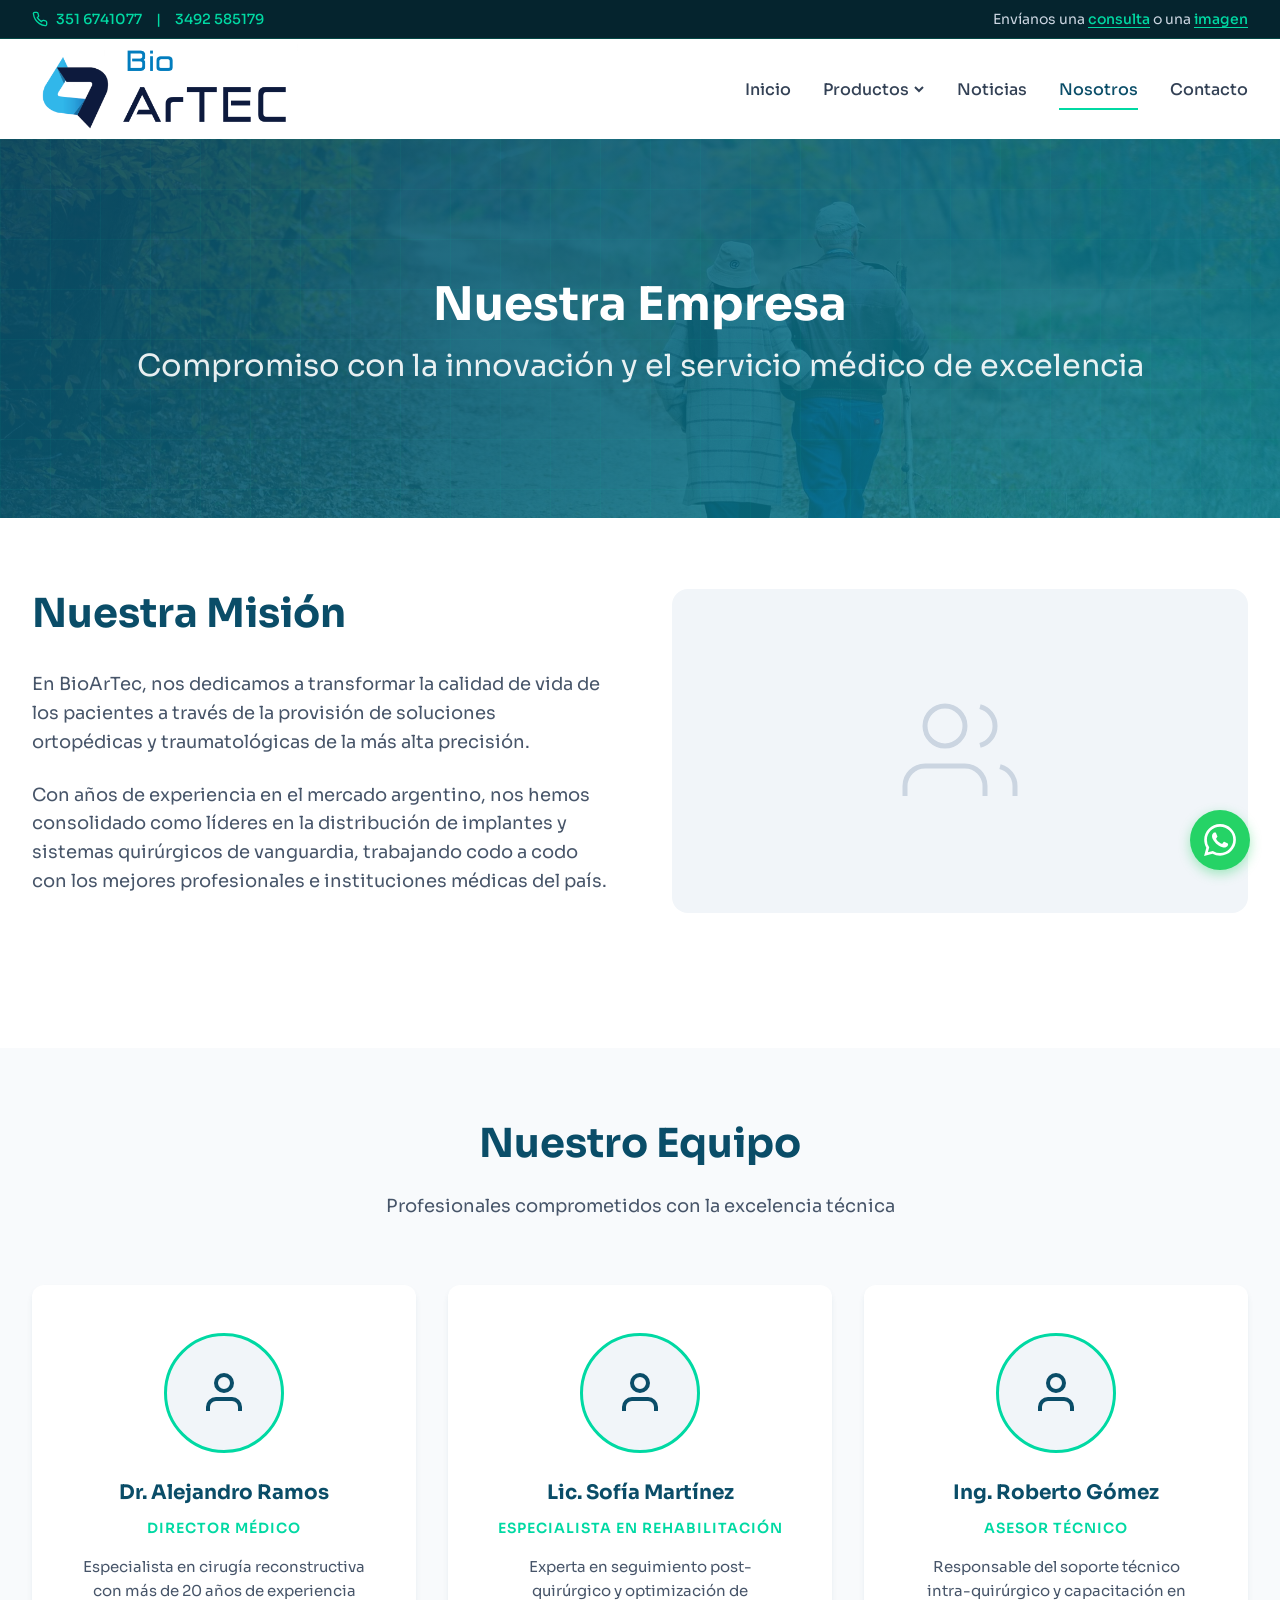
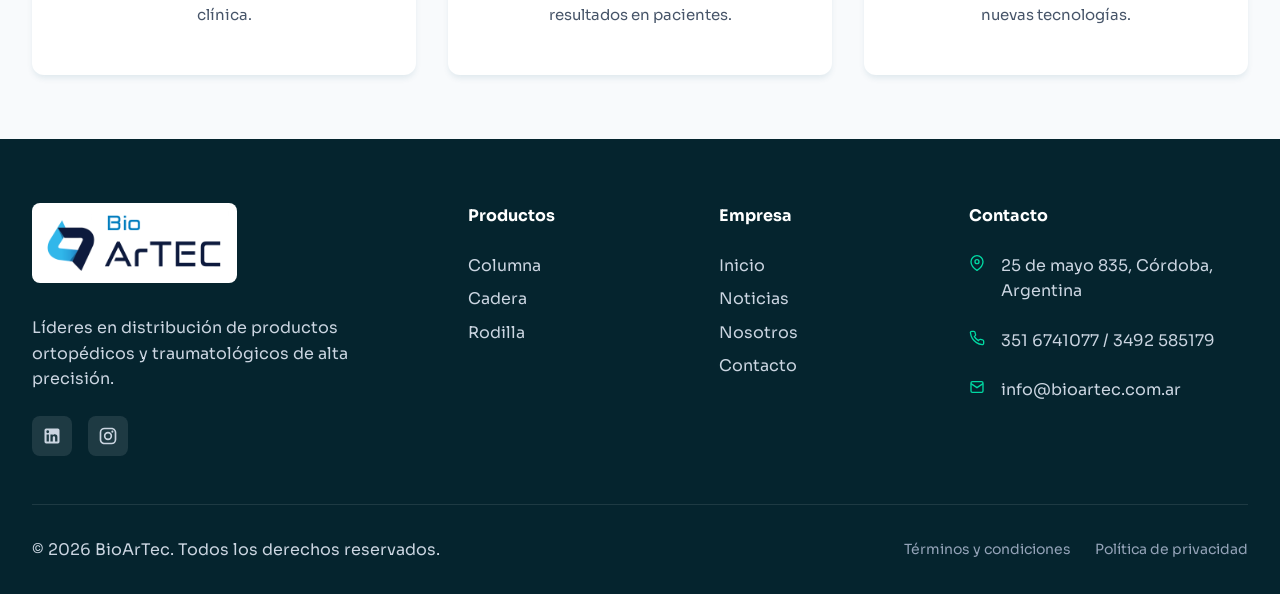
<file: nosotros.html>
<!DOCTYPE html>
<html lang="es">

<head>
    <meta charset="UTF-8">
    <meta name="viewport" content="width=device-width, initial-scale=1.0">
    <meta name="description"
        content="Conozca al equipo de profesionales de BioArTec - Nuestra misión y compromiso con la excelencia en ortopedia">
    <title>Nosotros | BioArTec</title>
    <link rel="stylesheet" href="styles.css">
    <link rel="preconnect" href="https://fonts.googleapis.com">
    <link rel="preconnect" href="https://fonts.gstatic.com" crossorigin>
    <link
        href="https://fonts.googleapis.com/css2?family=Sora:wght@300;400;600;700&family=JetBrains+Mono:wght@400;500&display=swap"
        rel="stylesheet">
</head>

<body>
    <!-- Top Header -->
    <div class="top-header">
        <div class="container">
            <div class="top-header-content">
                <div class="phone-link">
                    <svg width="16" height="16" viewBox="0 0 24 24" fill="none" stroke="currentColor" stroke-width="2">
                        <path
                            d="M22 16.92v3a2 2 0 0 1-2.18 2 19.79 19.79 0 0 1-8.63-3.07 19.5 19.5 0 0 1-6-6 19.79 19.79 0 0 1-3.07-8.67A2 2 0 0 1 4.11 2h3a2 2 0 0 1 2 1.72 12.84 12.84 0 0 0 .7 2.81 2 2 0 0 1-.45 2.11L8.09 9.91a16 16 0 0 0 6 6l1.27-1.27a2 2 0 0 1 2.11-.45 12.84 12.84 0 0 0 2.81.7A2 2 0 0 1 22 16.92z" />
                    </svg>
                    <a href="tel:3516741077">351 6741077</a> &nbsp; | &nbsp; <a href="tel:3492585179">3492 585179</a>
                </div>
                <div class="top-actions">
                    <span>Envíanos una <a href="contacto.html" class="highlight">consulta</a> o una <a
                            href="contacto.html" class="highlight">imagen</a></span>
                </div>
            </div>
        </div>
    </div>

    <!-- Main Header -->
    <header class="main-header">
        <div class="container">
            <nav class="navbar">
                <a href="index.html" class="logo">
                    <img src="assets/icons/logo.png" alt="BioArTec Logo" class="logo-image">
                </a>

                <div class="nav-toggle" id="navToggle">
                    <span></span>
                    <span></span>
                    <span></span>
                </div>

                <ul class="nav-menu" id="navMenu">
                    <li><a href="index.html">Inicio</a></li>
                    <li class="dropdown">
                        <a href="productos.html">Productos <svg width="12" height="12" viewBox="0 0 12 12">
                                <path d="M2 4l4 4 4-4" stroke="currentColor" fill="none" stroke-width="2" />
                            </svg></a>
                        <ul class="dropdown-menu">
                            <li><a href="columna.html">Columna</a></li>
                            <li><a href="cadera.html">Cadera</a></li>
                            <li><a href="rodilla.html">Rodilla</a></li>
                        </ul>
                    </li>
                    <li><a href="noticias.html">Noticias</a></li>
                    <li><a href="nosotros.html" class="active">Nosotros</a></li>
                    <li><a href="contacto.html">Contacto</a></li>
                </ul>
            </nav>
        </div>
    </header>

    <!-- Page Hero -->
    <section class="page-hero">
        <div class="container">
            <h1>Nuestra Empresa</h1>
            <p>Compromiso con la innovación y el servicio médico de excelencia</p>
        </div>
    </section>

    <!-- About Us Section -->
    <section class="about-section">
        <div class="container">
            <div class="about-content">
                <div class="about-text">
                    <h2>Nuestra Misión</h2>
                    <p>En BioArTec, nos dedicamos a transformar la calidad de vida de los pacientes a través de la
                        provisión de soluciones ortopédicas y traumatológicas de la más alta precisión.</p>
                    <p>Con años de experiencia en el mercado argentino, nos hemos consolidado como líderes en la
                        distribución de implantes y sistemas quirúrgicos de vanguardia, trabajando codo a codo con los
                        mejores profesionales e instituciones médicas del país.</p>
                </div>
                <div class="about-image">
                    <svg width="120" height="120" viewBox="0 0 24 24" fill="none" stroke="currentColor"
                        stroke-width="1">
                        <path d="M17 21v-2a4 4 0 0 0-4-4H5a4 4 0 0 0-4 4v2" />
                        <circle cx="9" cy="7" r="4" />
                        <path d="M23 21v-2a4 4 0 0 0-3-3.87" />
                        <path d="M16 3.13a4 4 0 0 1 0 7.75" />
                    </svg>
                </div>
            </div>
        </div>
    </section>

    <!-- Team Section -->
    <section class="team-section">
        <div class="container">
            <div class="section-header">
                <h2>Nuestro Equipo</h2>
                <p>Profesionales comprometidos con la excelencia técnica</p>
            </div>
            <div class="team-grid">
                <div class="team-card">
                    <div class="team-member-image">
                        <svg width="48" height="48" viewBox="0 0 24 24" fill="none" stroke="currentColor"
                            stroke-width="2">
                            <path d="M20 21v-2a4 4 0 0 0-4-4H8a4 4 0 0 0-4 4v2" />
                            <circle cx="12" cy="7" r="4" />
                        </svg>
                    </div>
                    <h3>Dr. Alejandro Ramos</h3>
                    <span class="role">Director Médico</span>
                    <p>Especialista en cirugía reconstructiva con más de 20 años de experiencia clínica.</p>
                </div>
                <div class="team-card">
                    <div class="team-member-image">
                        <svg width="48" height="48" viewBox="0 0 24 24" fill="none" stroke="currentColor"
                            stroke-width="2">
                            <path d="M20 21v-2a4 4 0 0 0-4-4H8a4 4 0 0 0-4 4v2" />
                            <circle cx="12" cy="7" r="4" />
                        </svg>
                    </div>
                    <h3>Lic. Sofía Martínez</h3>
                    <span class="role">Especialista en Rehabilitación</span>
                    <p>Experta en seguimiento post-quirúrgico y optimización de resultados en pacientes.</p>
                </div>
                <div class="team-card">
                    <div class="team-member-image">
                        <svg width="48" height="48" viewBox="0 0 24 24" fill="none" stroke="currentColor"
                            stroke-width="2">
                            <path d="M20 21v-2a4 4 0 0 0-4-4H8a4 4 0 0 0-4 4v2" />
                            <circle cx="12" cy="7" r="4" />
                        </svg>
                    </div>
                    <h3>Ing. Roberto Gómez</h3>
                    <span class="role">Asesor Técnico</span>
                    <p>Responsable del soporte técnico intra-quirúrgico y capacitación en nuevas tecnologías.</p>
                </div>
            </div>
        </div>
    </section>

    <!-- Footer -->
    <footer class="footer">
        <div class="container">
            <div class="footer-grid">
                <div class="footer-column">
                    <div class="footer-logo">
                        <img src="assets/icons/logo.png" alt="BioArTec Logo" class="logo-image">
                    </div>
                    <p class="footer-description">
                        Líderes en distribución de productos ortopédicos y traumatológicos de alta precisión.
                    </p>
                    <div class="footer-social">
                        <a href="#" aria-label="LinkedIn"><svg width="20" height="20" viewBox="0 0 24 24"
                                fill="currentColor">
                                <path
                                    d="M19 3a2 2 0 0 1 2 2v14a2 2 0 0 1-2 2H5a2 2 0 0 1-2-2V5a2 2 0 0 1 2-2h14m-.5 15.5v-5.3a3.26 3.26 0 0 0-3.26-3.26c-.85 0-1.84.52-2.32 1.3v-1.11h-2.79v8.37h2.79v-4.93c0-.77.62-1.4 1.39-1.4a1.4 1.4 0 0 1 1.4 1.4v4.93h2.79M6.88 8.56a1.68 1.68 0 0 0 1.68-1.68c0-.93-.75-1.69-1.68-1.69a1.69 1.69 0 0 0-1.69 1.69c0 .93.76 1.68 1.69 1.68m1.39 9.94v-8.37H5.5v8.37h2.77z" />
                            </svg></a>
                        <a href="#" aria-label="Instagram"><svg width="20" height="20" viewBox="0 0 24 24"
                                fill="currentColor">
                                <path
                                    d="M7.8 2h8.4C19.4 2 22 4.6 22 7.8v8.4a5.8 5.8 0 0 1-5.8 5.8H7.8C4.6 22 2 19.4 2 16.2V7.8A5.8 5.8 0 0 1 7.8 2m-.2 2A3.6 3.6 0 0 0 4 7.6v8.8C4 18.39 5.61 20 7.6 20h8.8a3.6 3.6 0 0 0 3.6-3.6V7.6C20 5.61 18.39 4 16.4 4H7.6m9.65 1.5a1.25 1.25 0 0 1 1.25 1.25A1.25 1.25 0 0 1 17.25 8 1.25 1.25 0 0 1 16 6.75a1.25 1.25 0 0 1 1.25-1.25M12 7a5 5 0 0 1 5 5 5 5 0 0 1-5 5 5 5 0 0 1-5-5 5 5 0 0 1 5-5m0 2a3 3 0 0 0-3 3 3 3 0 0 0 3 3 3 3 0 0 0 3-3 3 3 0 0 0-3-3z" />
                            </svg></a>
                    </div>
                </div>

                <div class="footer-column">
                    <h4>Productos</h4>
                    <ul>
                        <li><a href="columna.html">Columna</a></li>
                        <li><a href="cadera.html">Cadera</a></li>
                        <li><a href="rodilla.html">Rodilla</a></li>
                    </ul>
                </div>

                <div class="footer-column">
                    <h4>Empresa</h4>
                    <ul>
                        <li><a href="index.html">Inicio</a></li>
                        <li><a href="noticias.html">Noticias</a></li>
                        <li><a href="nosotros.html">Nosotros</a></li>
                        <li><a href="contacto.html">Contacto</a></li>
                    </ul>
                </div>

                <div class="footer-column">
                    <h4>Contacto</h4>
                    <ul class="contact-info">
                        <li>
                            <svg width="16" height="16" viewBox="0 0 24 24" fill="none" stroke="currentColor"
                                stroke-width="2">
                                <path d="M21 10c0 7-9 13-9 13s-9-6-9-13a9 9 0 0 1 18 0z" />
                                <circle cx="12" cy="10" r="3" />
                            </svg>
                            25 de mayo 835, Córdoba, Argentina
                        </li>
                        <li>
                            <svg width="16" height="16" viewBox="0 0 24 24" fill="none" stroke="currentColor"
                                stroke-width="2">
                                <path
                                    d="M22 16.92v3a2 2 0 0 1-2.18 2 19.79 19.79 0 0 1-8.63-3.07 19.5 19.5 0 0 1-6-6 19.79 19.79 0 0 1-3.07-8.67A2 2 0 0 1 4.11 2h3a2 2 0 0 1 2 1.72 12.84 12.84 0 0 0 .7 2.81 2 2 0 0 1-.45 2.11L8.09 9.91a16 16 0 0 0 6 6l1.27-1.27a2 2 0 0 1 2.11-.45 12.84 12.84 0 0 0 2.81.7A2 2 0 0 1 22 16.92z" />
                            </svg>
                            351 6741077 / 3492 585179
                        </li>
                        <li>
                            <svg width="16" height="16" viewBox="0 0 24 24" fill="none" stroke="currentColor"
                                stroke-width="2">
                                <rect x="3" y="4" width="18" height="16" rx="2" />
                                <path d="m3 7 9 6 9-6" />
                            </svg>
                            info@bioartec.com.ar
                        </li>
                    </ul>
                </div>
            </div>

            <div class="footer-bottom">
                <p>&copy; 2026 BioArTec. Todos los derechos reservados.</p>
                <div class="footer-legal">
                    <a href="terminos.html">Términos y condiciones</a>
                    <a href="privacidad.html">Política de privacidad</a>
                </div>
            </div>
        </div>
    </footer>

    <script src="script.js"></script>

    <!-- Botón flotante de WhatsApp -->
    <a href="https://wa.me/543516741077?text=Hola,%20quisiera%20consultar%20sobre%20productos%20de%20BioArTec"
        class="whatsapp-float" target="_blank" aria-label="Contactar por WhatsApp">
        <svg width="32" height="32" viewBox="0 0 24 24" fill="currentColor">
            <path
                d="M17.472 14.382c-.297-.149-1.758-.867-2.03-.967-.273-.099-.471-.148-.67.15-.197.297-.767.966-.94 1.164-.173.199-.347.223-.644.075-.297-.15-1.255-.463-2.39-1.475-.883-.788-1.48-1.761-1.653-2.059-.173-.297-.018-.458.13-.606.134-.133.298-.347.446-.52.149-.174.198-.298.298-.497.099-.198.05-.371-.025-.52-.075-.149-.669-1.612-.916-2.207-.242-.579-.487-.5-.669-.51-.173-.008-.371-.01-.57-.01-.198 0-.52.074-.792.372-.272.297-1.04 1.016-1.04 2.479 0 1.462 1.065 2.875 1.213 3.074.149.198 2.096 3.2 5.077 4.487.709.306 1.262.489 1.694.625.712.227 1.36.195 1.871.118.571-.085 1.758-.719 2.006-1.413.248-.694.248-1.289.173-1.413-.074-.124-.272-.198-.57-.347m-5.421 7.403h-.004a9.87 9.87 0 01-5.031-1.378l-.361-.214-3.741.982.998-3.648-.235-.374a9.86 9.86 0 01-1.51-5.26c.001-5.45 4.436-9.884 9.888-9.884 2.64 0 5.122 1.03 6.988 2.898a9.825 9.825 0 012.893 6.994c-.003 5.45-4.437 9.884-9.885 9.884m8.413-18.297A11.815 11.815 0 0012.05 0C5.495 0 .16 5.335.157 11.892c0 2.096.547 4.142 1.588 5.945L.057 24l6.305-1.654a11.882 11.882 0 005.683 1.448h.005c6.554 0 11.89-5.335 11.893-11.893a11.821 11.821 0 00-3.48-8.413Z" />
        </svg>
    </a>
</body>

</html>
</file>
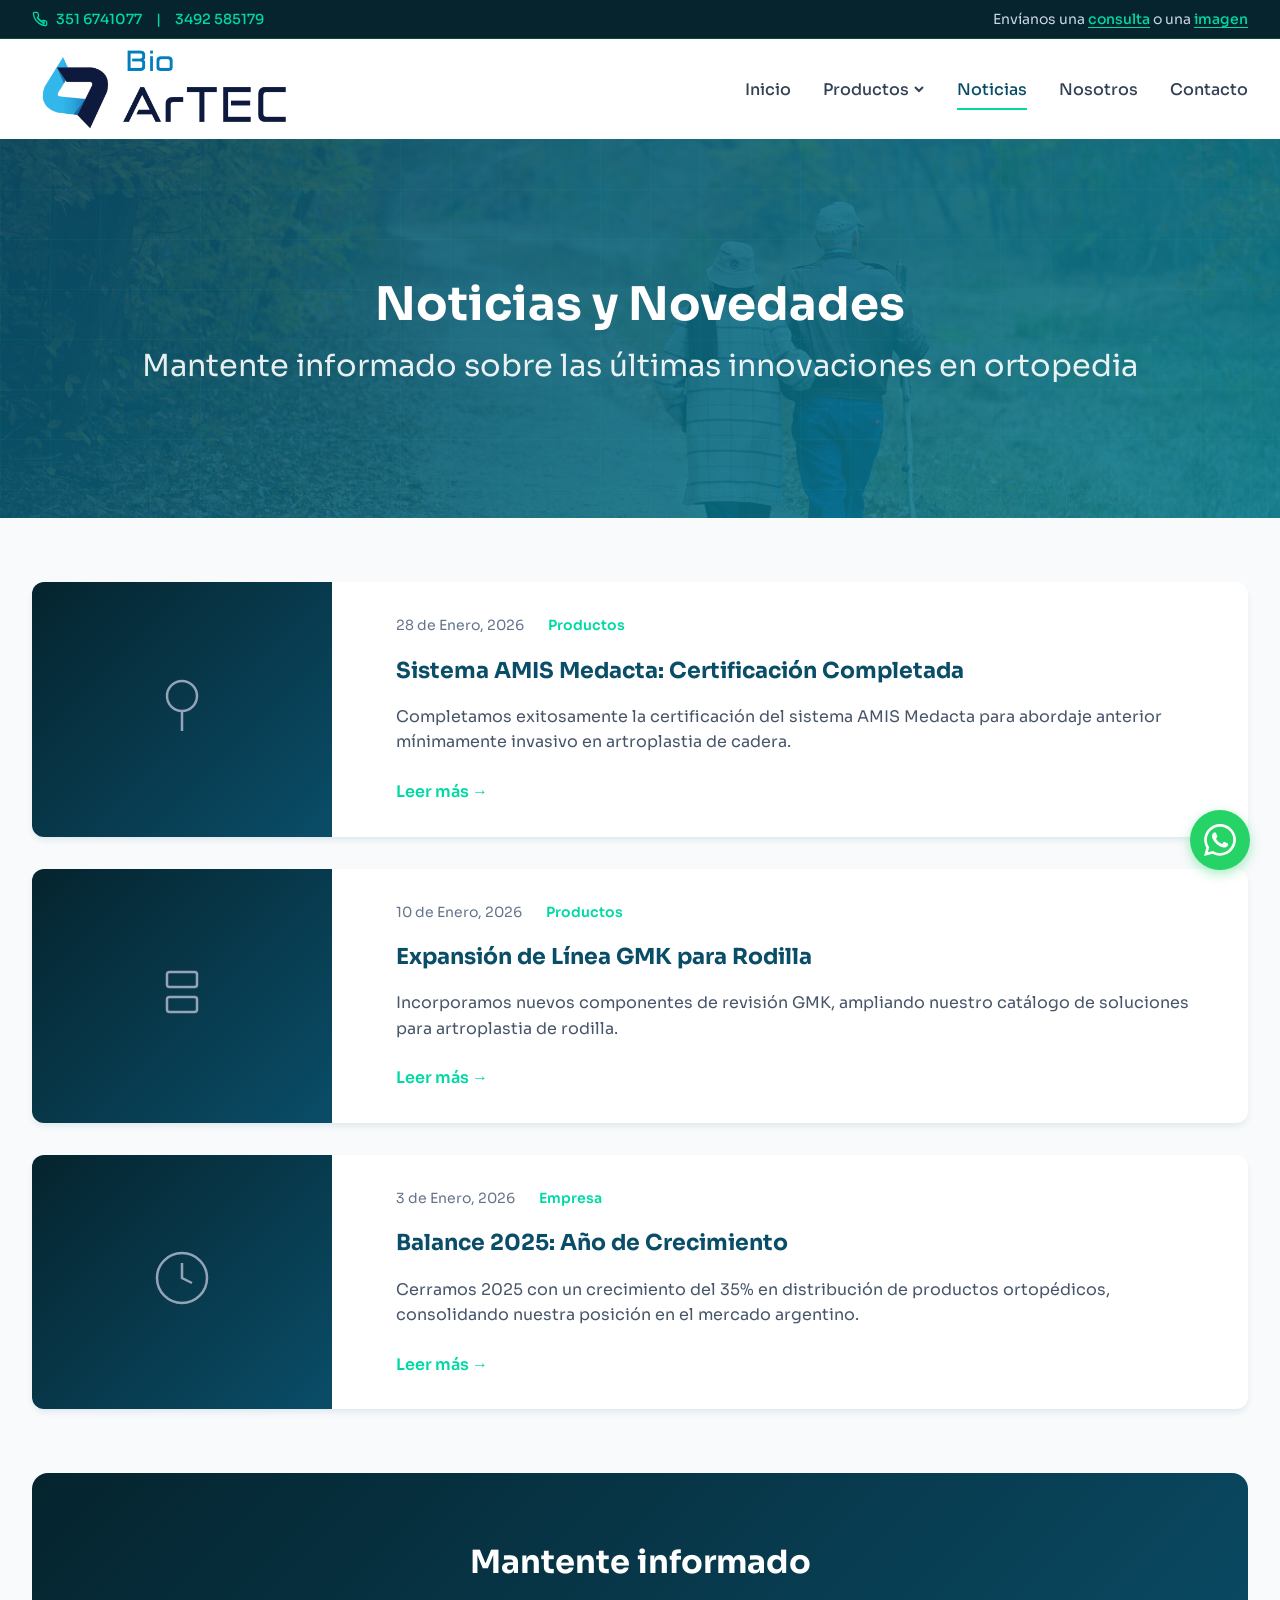
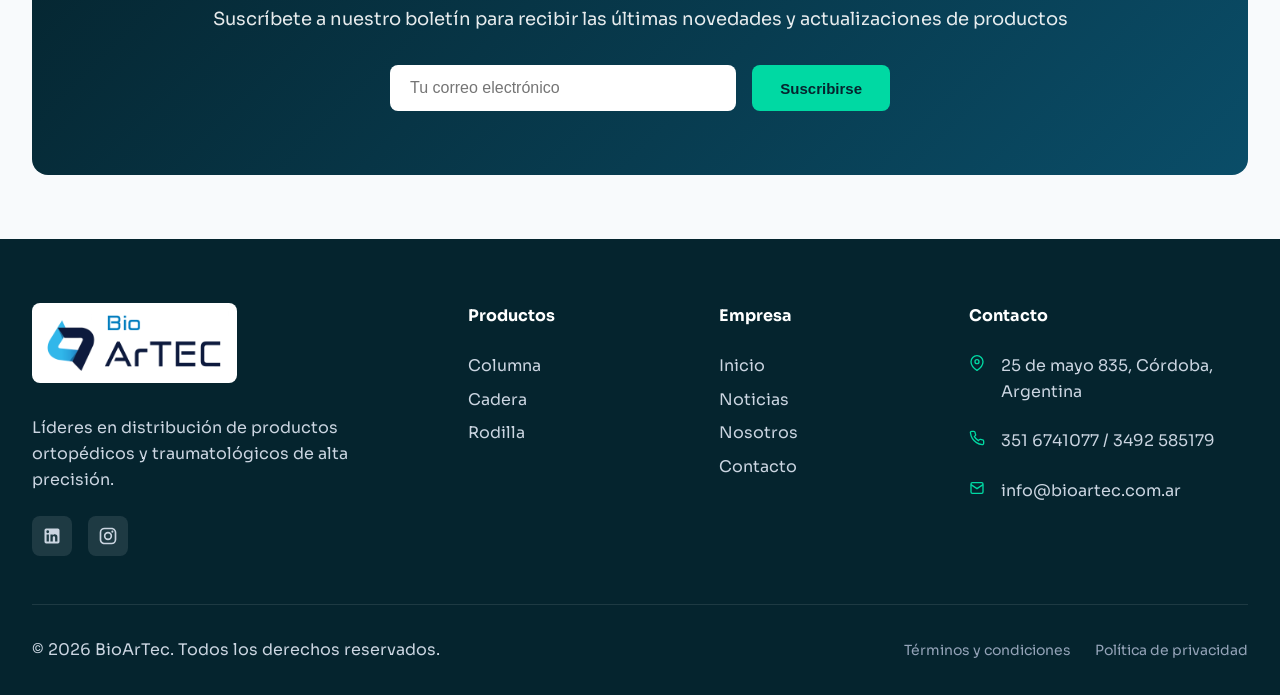
<file: noticias.html>
<!DOCTYPE html>
<html lang="es">

<head>
    <meta charset="UTF-8">
    <meta name="viewport" content="width=device-width, initial-scale=1.0">
    <meta name="description"
        content="Últimas noticias y novedades de BioArTec - Actualizaciones en productos ortopédicos">
    <title>Noticias | BioArTec</title>
    <link rel="stylesheet" href="styles.css">
    <link rel="preconnect" href="https://fonts.googleapis.com">
    <link rel="preconnect" href="https://fonts.gstatic.com" crossorigin>
    <link
        href="https://fonts.googleapis.com/css2?family=Sora:wght@300;400;600;700&family=JetBrains+Mono:wght@400;500&display=swap"
        rel="stylesheet">
</head>

<body>
    <!-- Top Header -->
    <div class="top-header">
        <div class="container">
            <div class="top-header-content">
                <div class="phone-link">
                    <svg width="16" height="16" viewBox="0 0 24 24" fill="none" stroke="currentColor" stroke-width="2">
                        <path
                            d="M22 16.92v3a2 2 0 0 1-2.18 2 19.79 19.79 0 0 1-8.63-3.07 19.5 19.5 0 0 1-6-6 19.79 19.79 0 0 1-3.07-8.67A2 2 0 0 1 4.11 2h3a2 2 0 0 1 2 1.72 12.84 12.84 0 0 0 .7 2.81 2 2 0 0 1-.45 2.11L8.09 9.91a16 16 0 0 0 6 6l1.27-1.27a2 2 0 0 1 2.11-.45 12.84 12.84 0 0 0 .7 2.81 2 2 0 0 1-.45 2.11L8.09 9.91a16 16 0 0 0 6 6l1.27-1.27a2 2 0 0 1 2.11-.45 12.84 12.84 0 0 0 2.81.7A2 2 0 0 1 22 16.92z" />
                    </svg>
                    <a href="tel:3516741077">351 6741077</a> &nbsp; | &nbsp; <a href="tel:3492585179">3492 585179</a>
                </div>
                <div class="top-actions">
                    <span>Envíanos una <a href="contacto.html" class="highlight">consulta</a> o una <a
                            href="contacto.html" class="highlight">imagen</a></span>
                </div>
            </div>
        </div>
    </div>

    <!-- Main Header -->
    <header class="main-header">
        <div class="container">
            <nav class="navbar">
                <a href="index.html" class="logo">
                    <img src="assets/icons/logo.png" alt="BioArTec Logo" class="logo-image">
                </a>

                <div class="nav-toggle" id="navToggle">
                    <span></span>
                    <span></span>
                    <span></span>
                </div>

                <ul class="nav-menu" id="navMenu">
                    <li><a href="index.html">Inicio</a></li>
                    <li class="dropdown">
                        <a href="productos.html">Productos <svg width="12" height="12" viewBox="0 0 12 12">
                                <path d="M2 4l4 4 4-4" stroke="currentColor" fill="none" stroke-width="2" />
                            </svg></a>
                        <ul class="dropdown-menu">
                            <li><a href="columna.html">Columna</a></li>
                            <li><a href="cadera.html">Cadera</a></li>
                            <li><a href="rodilla.html">Rodilla</a></li>
                        </ul>
                    </li>
                    <li><a href="noticias.html" class="active">Noticias</a></li>
                    <li><a href="nosotros.html">Nosotros</a></li>
                    <li><a href="contacto.html">Contacto</a></li>
                </ul>
            </nav>
        </div>
    </header>

    <!-- Page Hero -->
    <section class="page-hero">
        <div class="container">
            <h1>Noticias y Novedades</h1>
            <p>Mantente informado sobre las últimas innovaciones en ortopedia</p>
        </div>
    </section>

    <!-- News Grid -->
    <section class="news-section">
        <div class="container">
            <div class="news-grid">



                <article class="news-card">
                    <div class="news-image">
                        <div class="image-placeholder">
                            <svg width="60" height="60" viewBox="0 0 24 24" fill="none" stroke="currentColor"
                                stroke-width="1">
                                <circle cx="12" cy="8" r="6" />
                                <path d="M12 14v8" />
                            </svg>
                        </div>
                    </div>
                    <div class="news-content">
                        <div class="news-meta">
                            <span class="news-date">28 de Enero, 2026</span>
                            <span class="news-category">Productos</span>
                        </div>
                        <h3>Sistema AMIS Medacta: Certificación Completada</h3>
                        <p>Completamos exitosamente la certificación del sistema AMIS Medacta para abordaje anterior
                            mínimamente invasivo en artroplastia de cadera.</p>
                        <a href="#" class="read-more">Leer más →</a>
                    </div>
                </article>



                <article class="news-card">
                    <div class="news-image">
                        <div class="image-placeholder">
                            <svg width="60" height="60" viewBox="0 0 24 24" fill="none" stroke="currentColor"
                                stroke-width="1">
                                <rect x="6" y="4" width="12" height="6" rx="1" />
                                <rect x="6" y="14" width="12" height="6" rx="1" />
                            </svg>
                        </div>
                    </div>
                    <div class="news-content">
                        <div class="news-meta">
                            <span class="news-date">10 de Enero, 2026</span>
                            <span class="news-category">Productos</span>
                        </div>
                        <h3>Expansión de Línea GMK para Rodilla</h3>
                        <p>Incorporamos nuevos componentes de revisión GMK, ampliando nuestro catálogo de soluciones
                            para artroplastia de rodilla.</p>
                        <a href="#" class="read-more">Leer más →</a>
                    </div>
                </article>

                <article class="news-card">
                    <div class="news-image">
                        <div class="image-placeholder">
                            <svg width="60" height="60" viewBox="0 0 24 24" fill="none" stroke="currentColor"
                                stroke-width="1">
                                <circle cx="12" cy="12" r="10" />
                                <path d="M12 6v6l4 2" />
                            </svg>
                        </div>
                    </div>
                    <div class="news-content">
                        <div class="news-meta">
                            <span class="news-date">3 de Enero, 2026</span>
                            <span class="news-category">Empresa</span>
                        </div>
                        <h3>Balance 2025: Año de Crecimiento</h3>
                        <p>Cerramos 2025 con un crecimiento del 35% en distribución de productos ortopédicos,
                            consolidando nuestra posición en el mercado argentino.</p>
                        <a href="#" class="read-more">Leer más →</a>
                    </div>
                </article>



            </div>

            <!-- Newsletter Subscription -->
            <div class="newsletter-section">
                <div class="newsletter-content">
                    <h2>Mantente informado</h2>
                    <p>Suscríbete a nuestro boletín para recibir las últimas novedades y actualizaciones de productos
                    </p>
                    <form class="newsletter-form" onsubmit="return handleNewsletter(event)">
                        <input type="email" placeholder="Tu correo electrónico" required>
                        <button type="submit" class="btn btn-primary">Suscribirse</button>
                    </form>
                </div>
            </div>
        </div>
    </section>

    <!-- Footer -->
    <footer class="footer">
        <div class="container">
            <div class="footer-grid">
                <div class="footer-column">
                    <div class="footer-logo">
                        <img src="assets/icons/logo.png" alt="BioArTec Logo" class="logo-image">
                    </div>
                    <p class="footer-description">
                        Líderes en distribución de productos ortopédicos y traumatológicos de alta precisión.
                    </p>
                    <div class="footer-social">
                        <a href="#" aria-label="LinkedIn"><svg width="20" height="20" viewBox="0 0 24 24"
                                fill="currentColor">
                                <path
                                    d="M19 3a2 2 0 0 1 2 2v14a2 2 0 0 1-2 2H5a2 2 0 0 1-2-2V5a2 2 0 0 1 2-2h14m-.5 15.5v-5.3a3.26 3.26 0 0 0-3.26-3.26c-.85 0-1.84.52-2.32 1.3v-1.11h-2.79v8.37h2.79v-4.93c0-.77.62-1.4 1.39-1.4a1.4 1.4 0 0 1 1.4 1.4v4.93h2.79M6.88 8.56a1.68 1.68 0 0 0 1.68-1.68c0-.93-.75-1.69-1.68-1.69a1.69 1.69 0 0 0-1.69 1.69c0 .93.76 1.68 1.69 1.68m1.39 9.94v-8.37H5.5v8.37h2.77z" />
                            </svg></a>
                        <a href="#" aria-label="Instagram"><svg width="20" height="20" viewBox="0 0 24 24"
                                fill="currentColor">
                                <path
                                    d="M7.8 2h8.4C19.4 2 22 4.6 22 7.8v8.4a5.8 5.8 0 0 1-5.8 5.8H7.8C4.6 22 2 19.4 2 16.2V7.8A5.8 5.8 0 0 1 7.8 2m-.2 2A3.6 3.6 0 0 0 4 7.6v8.8C4 18.39 5.61 20 7.6 20h8.8a3.6 3.6 0 0 0 3.6-3.6V7.6C20 5.61 18.39 4 16.4 4H7.6m9.65 1.5a1.25 1.25 0 0 1 1.25 1.25A1.25 1.25 0 0 1 17.25 8 1.25 1.25 0 0 1 16 6.75a1.25 1.25 0 0 1 1.25-1.25M12 7a5 5 0 0 1 5 5 5 5 0 0 1-5 5 5 5 0 0 1-5-5 5 5 0 0 1 5-5m0 2a3 3 0 0 0-3 3 3 3 0 0 0 3 3 3 3 0 0 0 3-3 3 3 0 0 0-3-3z" />
                            </svg></a>
                    </div>
                </div>

                <div class="footer-column">
                    <h4>Productos</h4>
                    <ul>
                        <li><a href="columna.html">Columna</a></li>
                        <li><a href="cadera.html">Cadera</a></li>
                        <li><a href="rodilla.html">Rodilla</a></li>
                    </ul>
                </div>

                <div class="footer-column">
                    <h4>Empresa</h4>
                    <ul>
                        <li><a href="index.html">Inicio</a></li>
                        <li><a href="noticias.html">Noticias</a></li>
                        <li><a href="nosotros.html">Nosotros</a></li>
                        <li><a href="contacto.html">Contacto</a></li>
                    </ul>
                </div>

                <div class="footer-column">
                    <h4>Contacto</h4>
                    <ul class="contact-info">
                        <li>
                            <svg width="16" height="16" viewBox="0 0 24 24" fill="none" stroke="currentColor"
                                stroke-width="2">
                                <path d="M21 10c0 7-9 13-9 13s-9-6-9-13a9 9 0 0 1 18 0z" />
                                <circle cx="12" cy="10" r="3" />
                            </svg>
                            25 de mayo 835, Córdoba, Argentina
                        </li>
                        <li>
                            <svg width="16" height="16" viewBox="0 0 24 24" fill="none" stroke="currentColor"
                                stroke-width="2">
                                <path
                                    d="M22 16.92v3a2 2 0 0 1-2.18 2 19.79 19.79 0 0 1-8.63-3.07 19.5 19.5 0 0 1-6-6 19.79 19.79 0 0 1-3.07-8.67A2 2 0 0 1 4.11 2h3a2 2 0 0 1 2 1.72 12.84 12.84 0 0 0 .7 2.81 2 2 0 0 1-.45 2.11L8.09 9.91a16 16 0 0 0 6 6l1.27-1.27a2 2 0 0 1 2.11-.45 12.84 12.84 0 0 0 2.81.7A2 2 0 0 1 22 16.92z" />
                            </svg>
                            351 6741077 / 3492 585179
                        </li>
                        <li>
                            <svg width="16" height="16" viewBox="0 0 24 24" fill="none" stroke="currentColor"
                                stroke-width="2">
                                <rect x="3" y="4" width="18" height="16" rx="2" />
                                <path d="m3 7 9 6 9-6" />
                            </svg>
                            info@bioartec.com.ar
                        </li>
                    </ul>
                </div>
            </div>

            <div class="footer-bottom">
                <p>&copy; 2026 BioArTec. Todos los derechos reservados.</p>
                <div class="footer-legal">
                    <a href="terminos.html">Términos y condiciones</a>
                    <a href="privacidad.html">Política de privacidad</a>
                </div>
            </div>
        </div>
    </footer>

    <script src="script.js"></script>

    <!-- Botón flotante de WhatsApp -->
    <a href="https://wa.me/543516741077?text=Hola,%20quisiera%20consultar%20sobre%20productos%20de%20BioArTec"
        class="whatsapp-float" target="_blank" aria-label="Contactar por WhatsApp">
        <svg width="32" height="32" viewBox="0 0 24 24" fill="currentColor">
            <path
                d="M17.472 14.382c-.297-.149-1.758-.867-2.03-.967-.273-.099-.471-.148-.67.15-.197.297-.767.966-.94 1.164-.173.199-.347.223-.644.075-.297-.15-1.255-.463-2.39-1.475-.883-.788-1.48-1.761-1.653-2.059-.173-.297-.018-.458.13-.606.134-.133.298-.347.446-.52.149-.174.198-.298.298-.497.099-.198.05-.371-.025-.52-.075-.149-.669-1.612-.916-2.207-.242-.579-.487-.5-.669-.51-.173-.008-.371-.01-.57-.01-.198 0-.52.074-.792.372-.272.297-1.04 1.016-1.04 2.479 0 1.462 1.065 2.875 1.213 3.074.149.198 2.096 3.2 5.077 4.487.709.306 1.262.489 1.694.625.712.227 1.36.195 1.871.118.571-.085 1.758-.719 2.006-1.413.248-.694.248-1.289.173-1.413-.074-.124-.272-.198-.57-.347m-5.421 7.403h-.004a9.87 9.87 0 01-5.031-1.378l-.361-.214-3.741.982.998-3.648-.235-.374a9.86 9.86 0 01-1.51-5.26c.001-5.45 4.436-9.884 9.888-9.884 2.64 0 5.122 1.03 6.988 2.898a9.825 9.825 0 012.893 6.994c-.003 5.45-4.437 9.884-9.885 9.884m8.413-18.297A11.815 11.815 0 0012.05 0C5.495 0 .16 5.335.157 11.892c0 2.096.547 4.142 1.588 5.945L.057 24l6.305-1.654a11.882 11.882 0 005.683 1.448h.005c6.554 0 11.89-5.335 11.893-11.893a11.821 11.821 0 00-3.48-8.413Z" />
        </svg>
    </a>
</body>

</html>
</file>
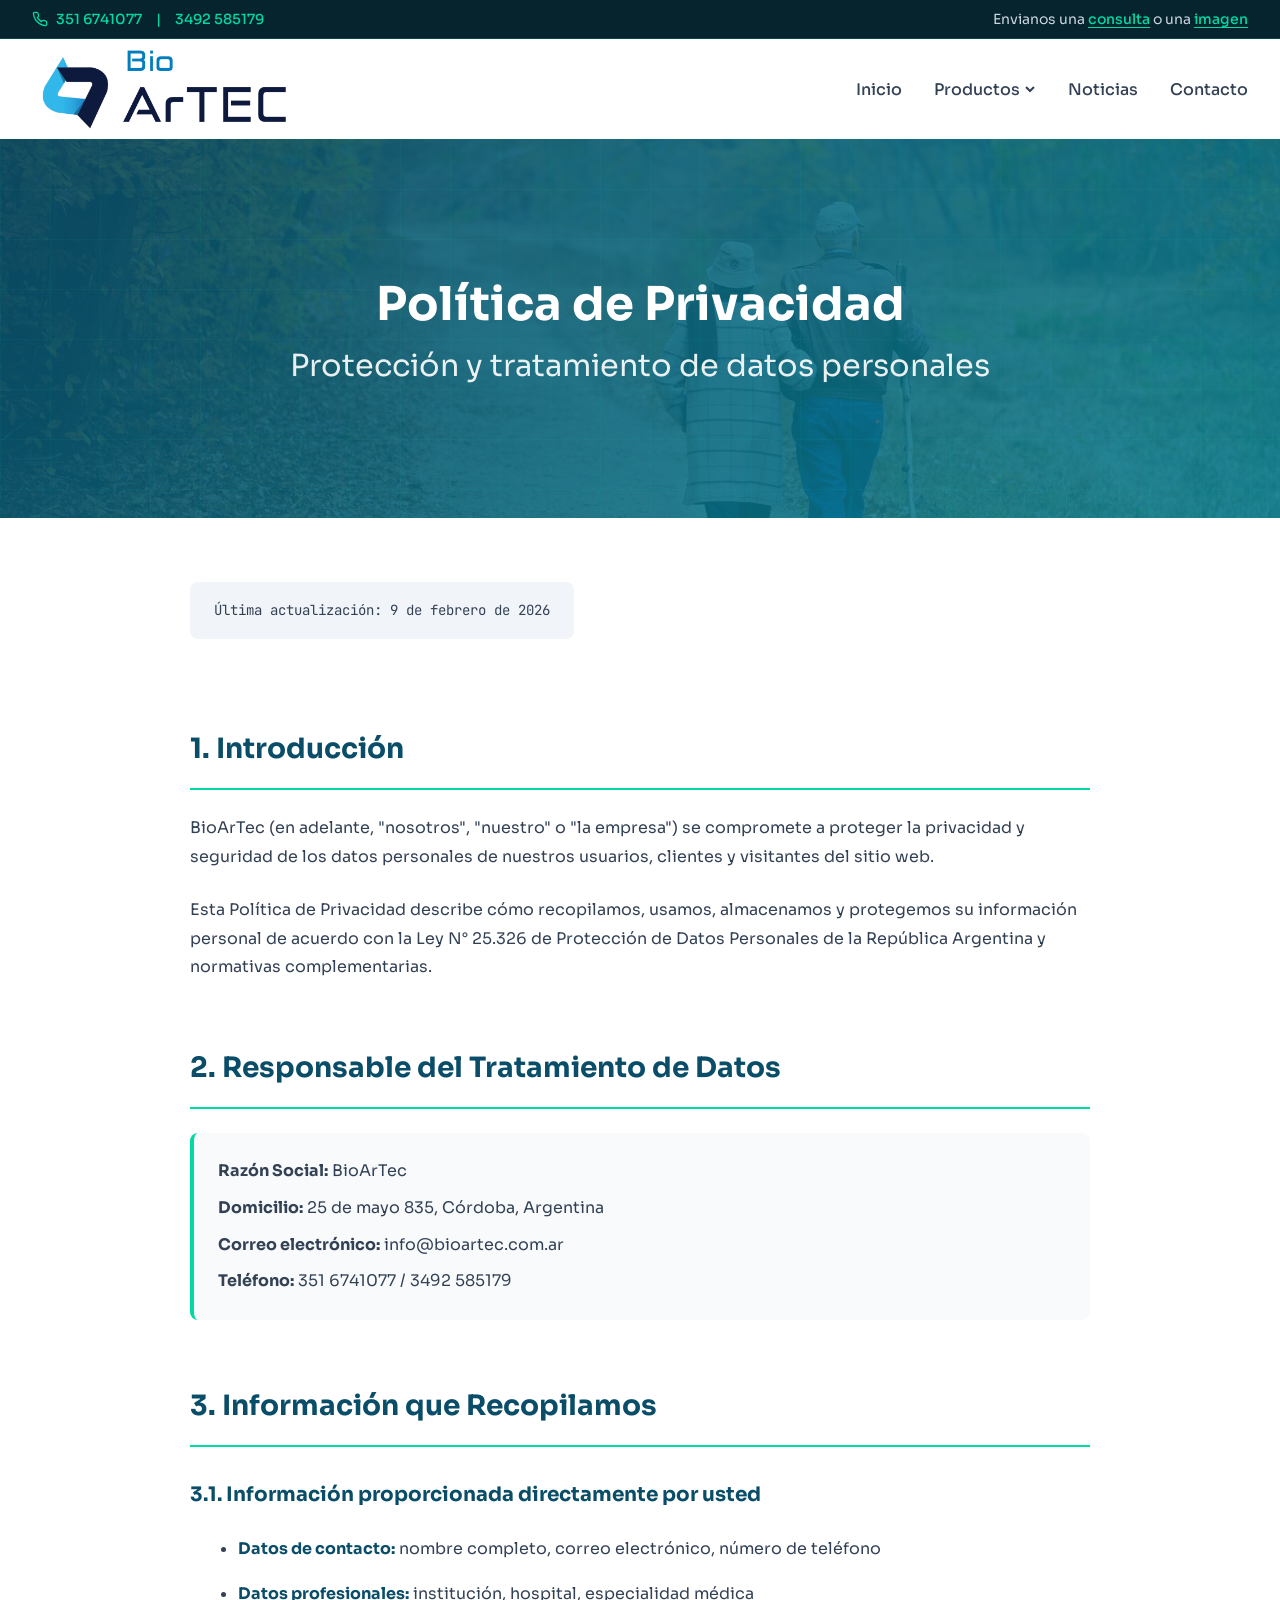
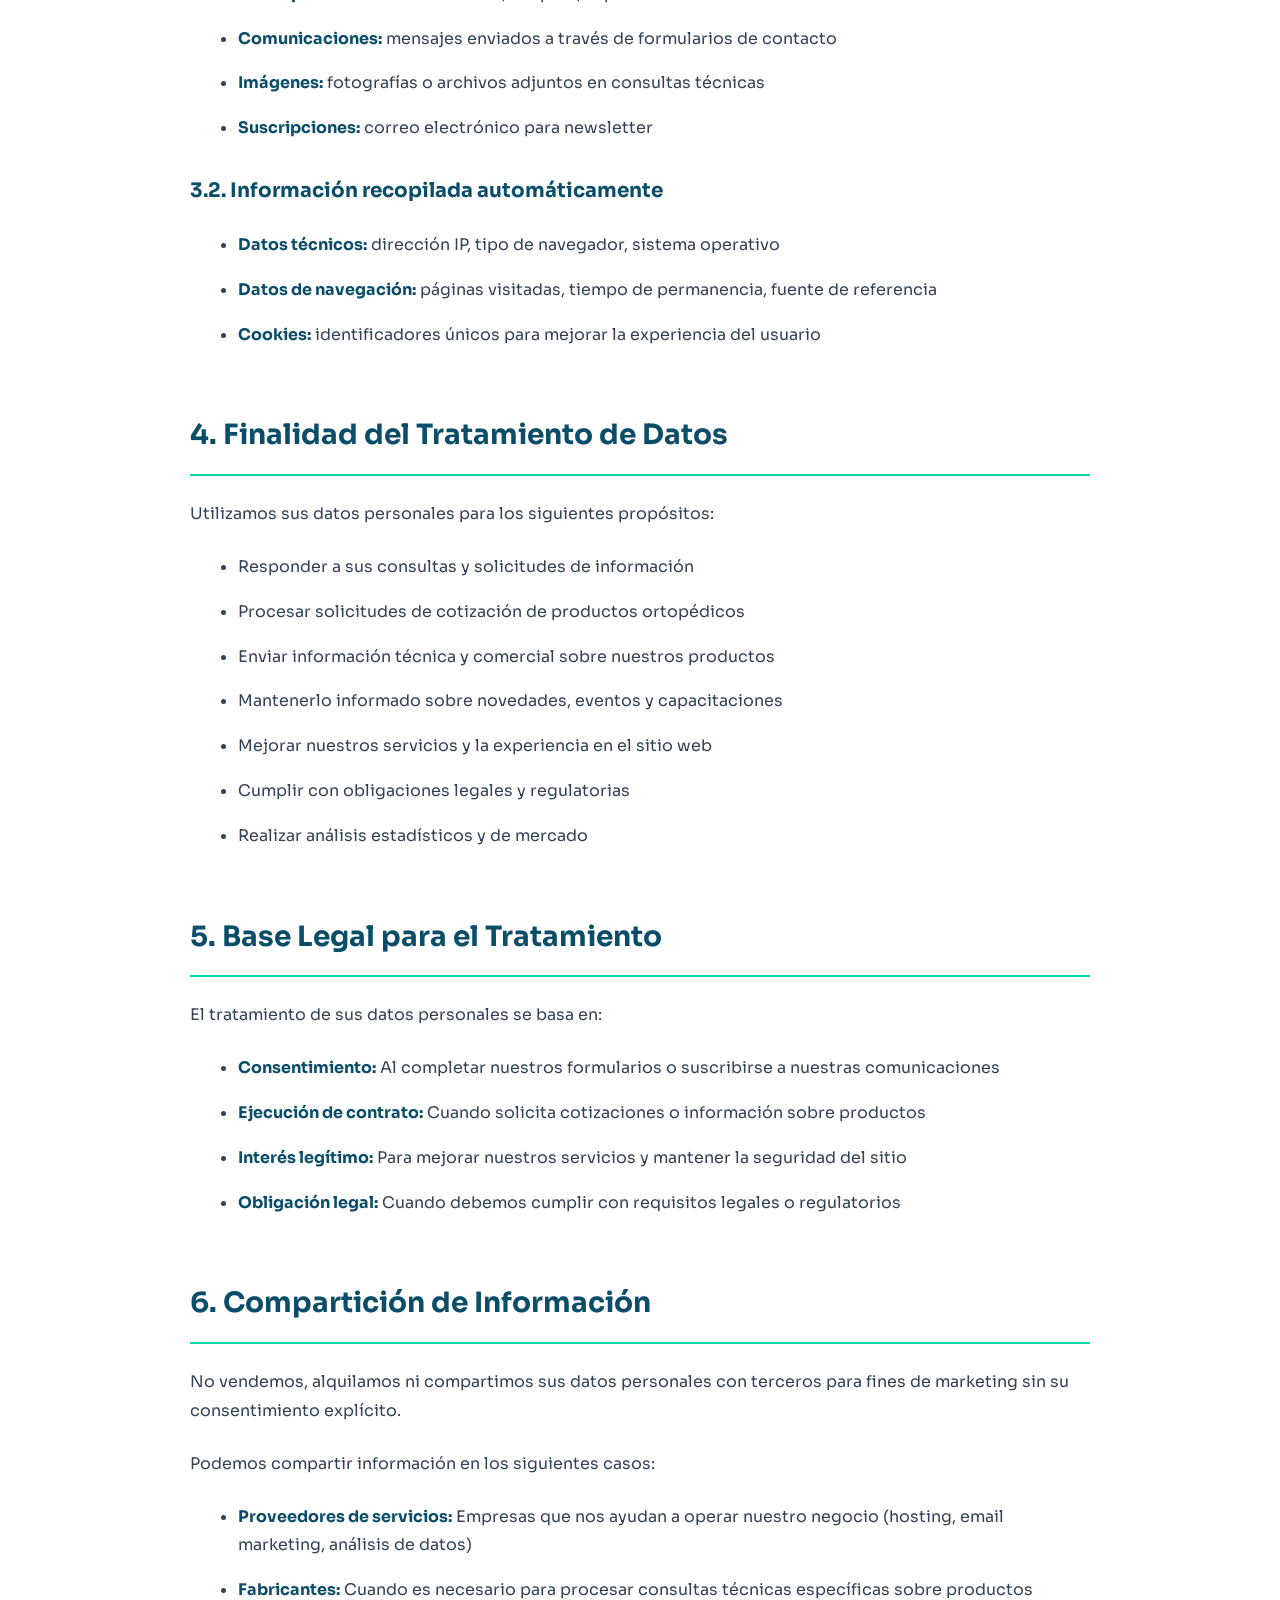
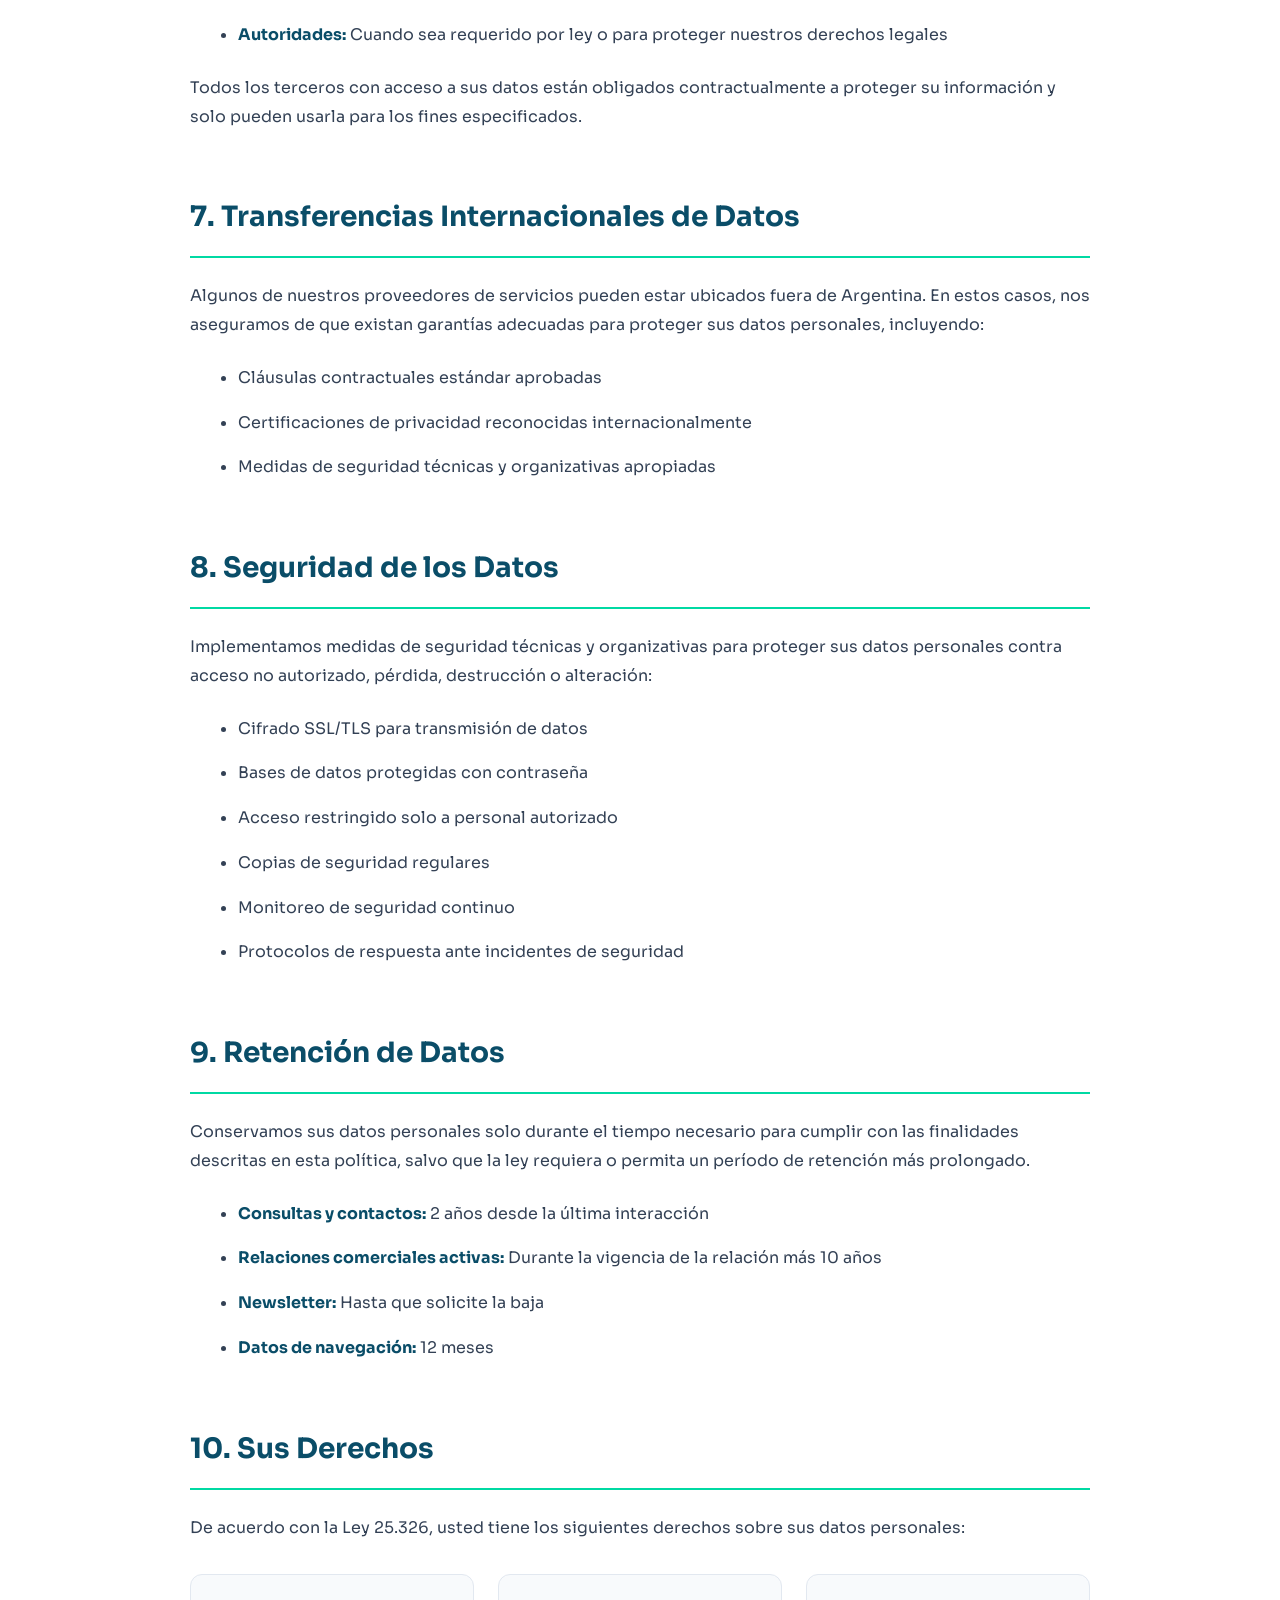
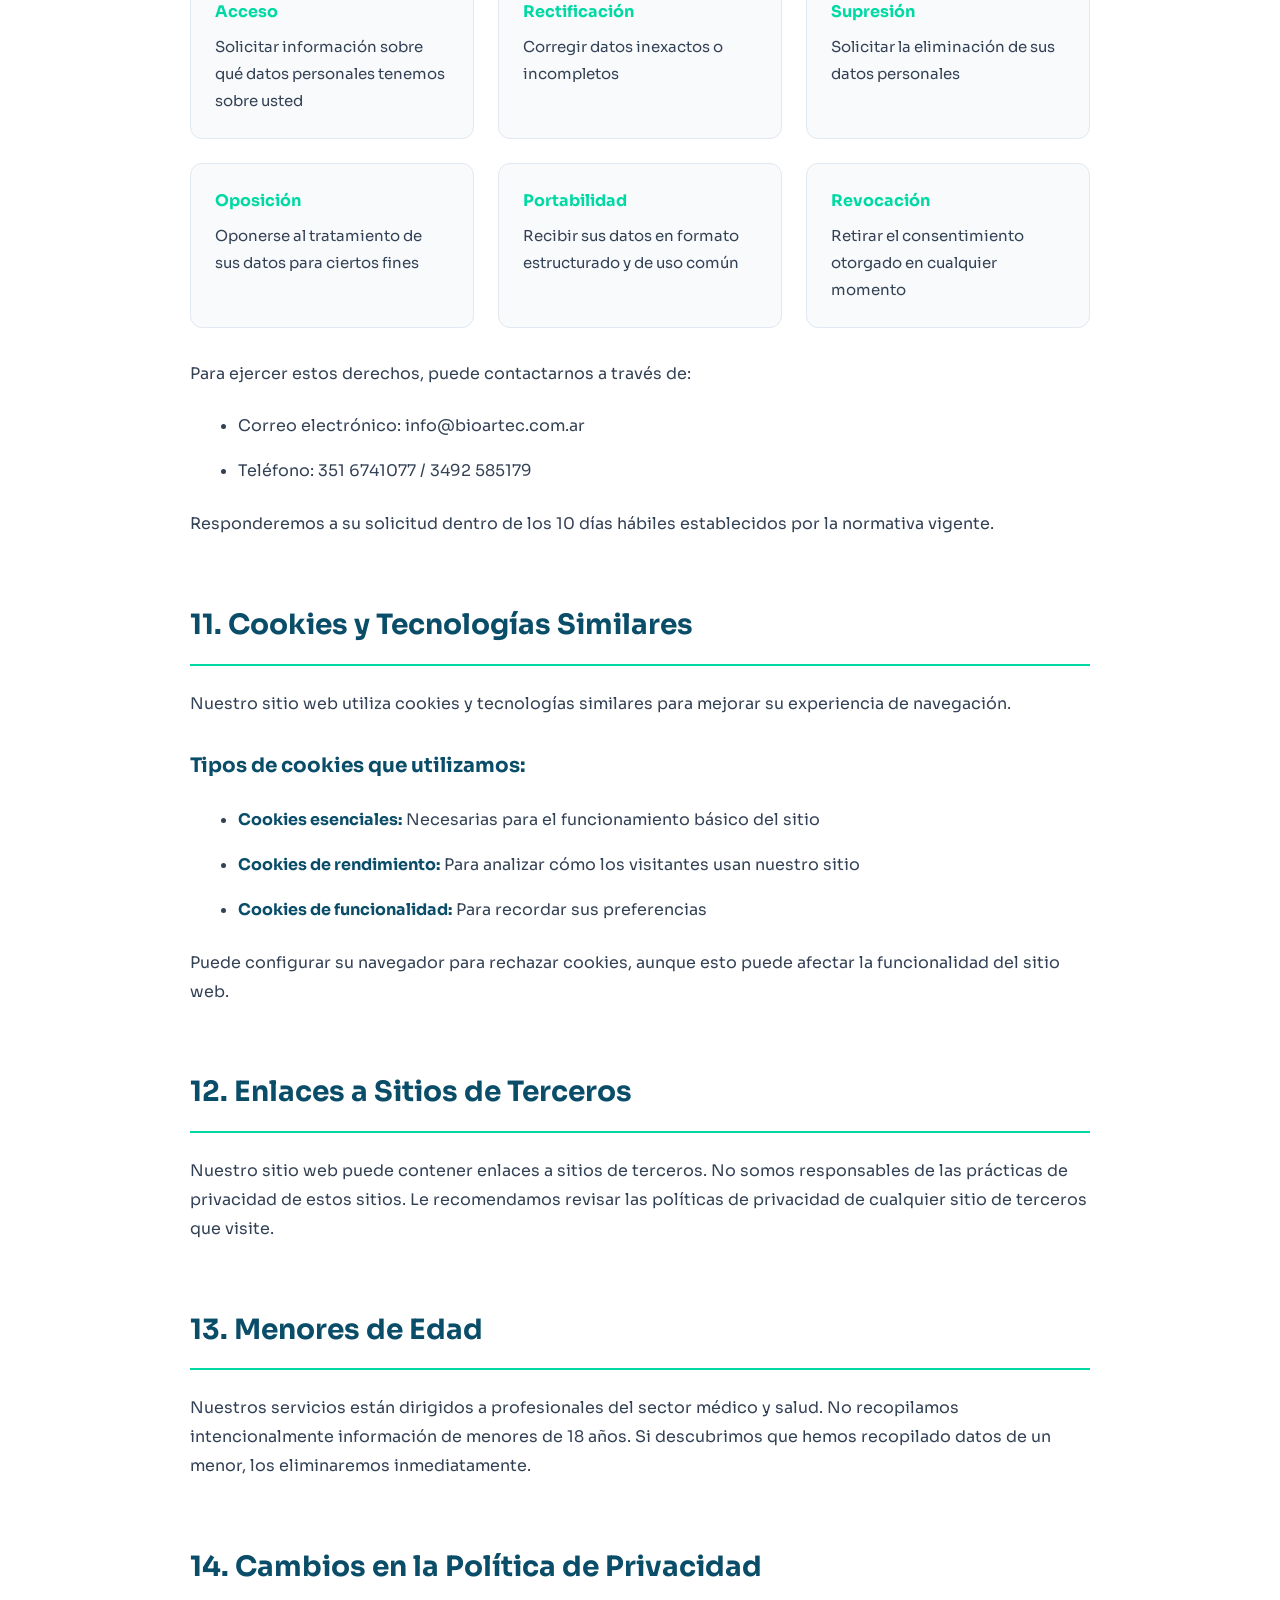
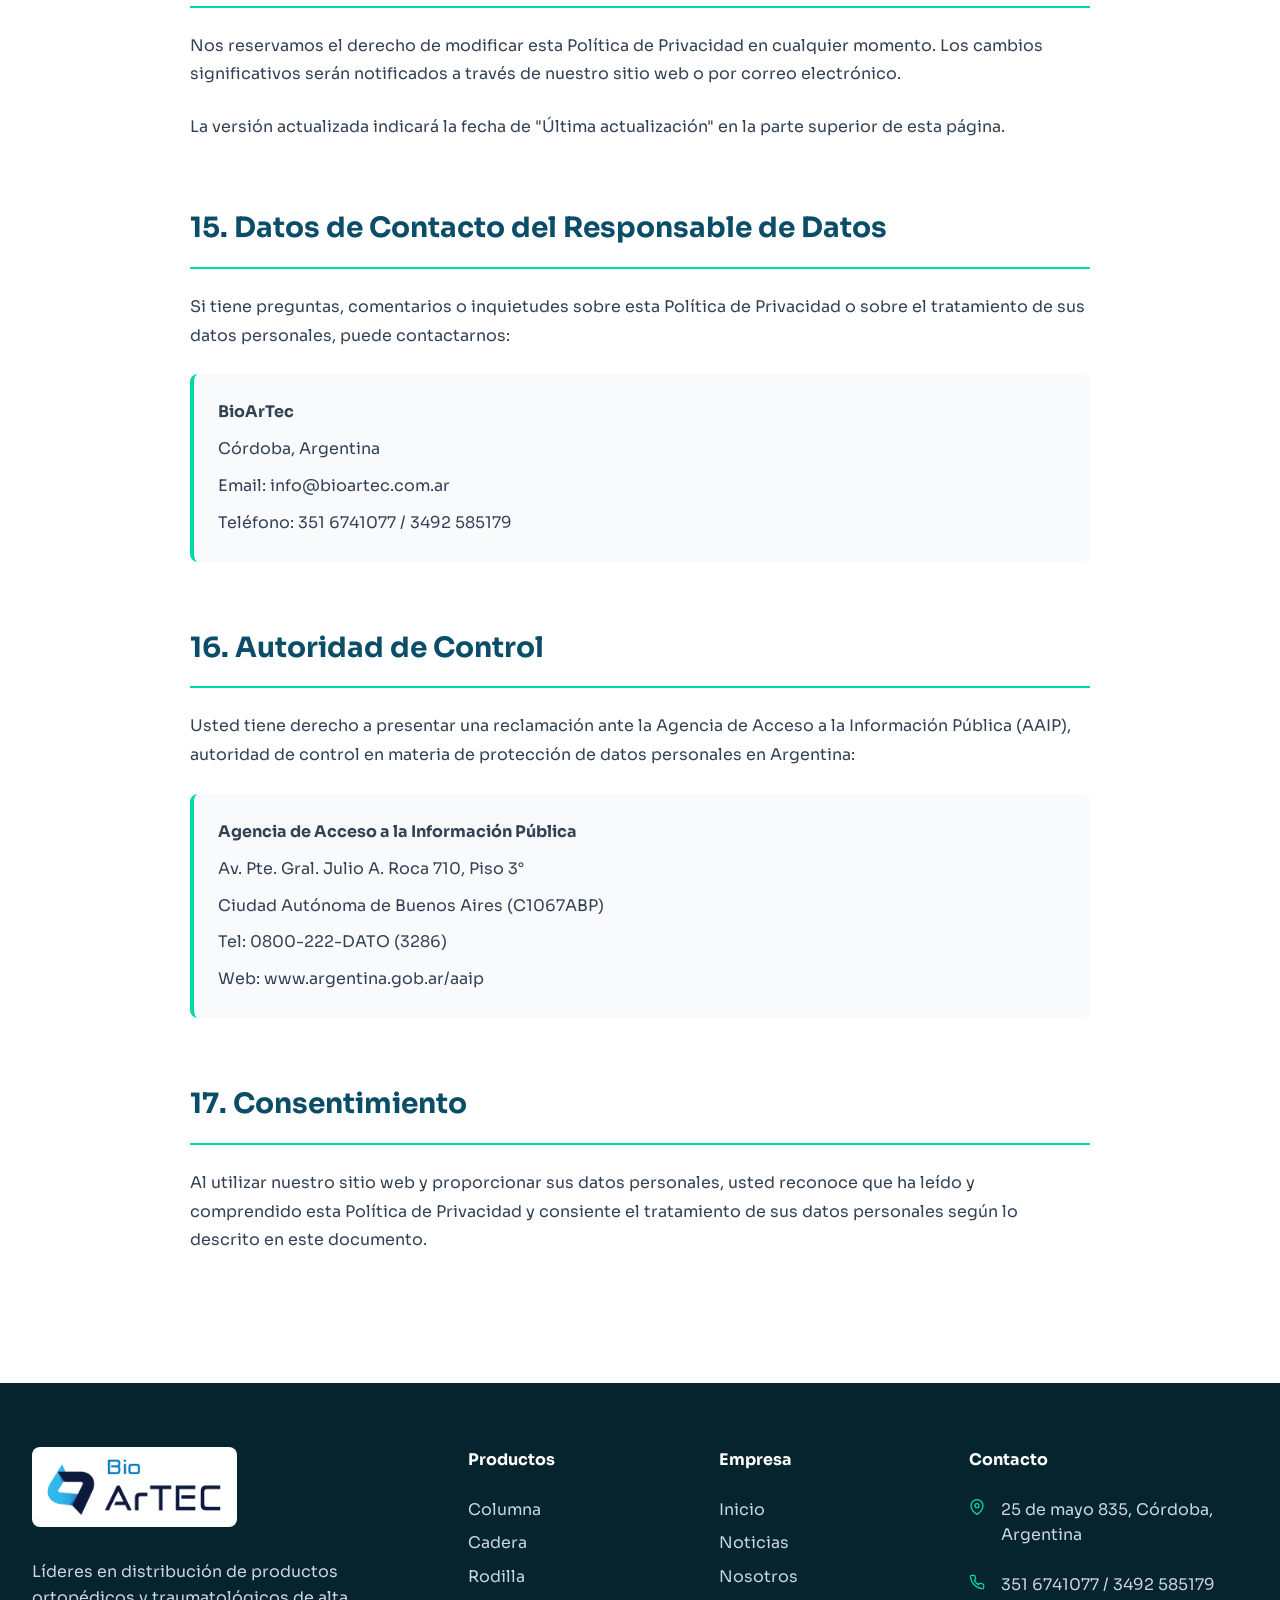
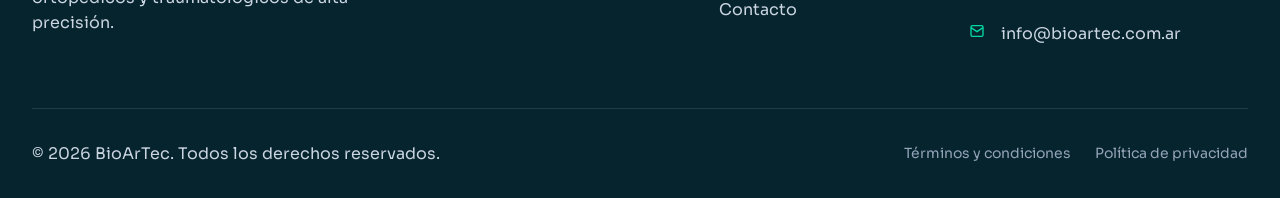
<file: privacidad.html>
<!DOCTYPE html>
<html lang="es">

<head>
    <meta charset="UTF-8">
    <meta name="viewport" content="width=device-width, initial-scale=1.0">
    <meta name="description" content="Política de Privacidad de BioArTec - Protección de datos personales">
    <title>Política de Privacidad | BioArTec</title>
    <link rel="stylesheet" href="styles.css">
    <link rel="preconnect" href="https://fonts.googleapis.com">
    <link rel="preconnect" href="https://fonts.gstatic.com" crossorigin>
    <link
        href="https://fonts.googleapis.com/css2?family=Sora:wght@300;400;600;700&family=JetBrains+Mono:wght@400;500&display=swap"
        rel="stylesheet">
</head>

<body>
    <!-- Top Header -->
    <div class="top-header">
        <div class="container">
            <div class="top-header-content">
                <div class="phone-link">
                    <svg width="16" height="16" viewBox="0 0 24 24" fill="none" stroke="currentColor" stroke-width="2">
                        <path
                            d="M22 16.92v3a2 2 0 0 1-2.18 2 19.79 19.79 0 0 1-8.63-3.07 19.5 19.5 0 0 1-6-6 19.79 19.79 0 0 1-3.07-8.67A2 2 0 0 1 4.11 2h3a2 2 0 0 1 2 1.72 12.84 12.84 0 0 0 .7 2.81 2 2 0 0 1-.45 2.11L8.09 9.91a16 16 0 0 0 6 6l1.27-1.27a2 2 0 0 1 2.11-.45 12.84 12.84 0 0 0 2.81.7A2 2 0 0 1 22 16.92z" />
                    </svg>
                    <a href="tel:3516741077">351 6741077</a> &nbsp; | &nbsp; <a href="tel:3492585179">3492 585179</a>
                </div>
                <div class="top-actions">
                    <span>Envianos una <a href="contacto.html" class="highlight">consulta</a> o una <a
                            href="contacto.html" class="highlight">imagen</a></span>
                </div>
            </div>
        </div>
    </div>

    <!-- Main Header -->
    <header class="main-header">
        <div class="container">
            <nav class="navbar">
                <a href="index.html" class="logo">
                    <img src="assets/icons/logo.png" alt="BioArTec Logo" class="logo-image">
                </a>

                <div class="nav-toggle" id="navToggle">
                    <span></span>
                    <span></span>
                    <span></span>
                </div>

                <ul class="nav-menu" id="navMenu">
                    <li><a href="index.html">Inicio</a></li>
                    <li class="dropdown">
                        <a href="productos.html">Productos <svg width="12" height="12" viewBox="0 0 12 12">
                                <path d="M2 4l4 4 4-4" stroke="currentColor" fill="none" stroke-width="2" />
                            </svg></a>
                        <ul class="dropdown-menu">
                            <li><a href="columna.html">Columna</a></li>
                            <li><a href="cadera.html">Cadera</a></li>
                            <li><a href="rodilla.html">Rodilla</a></li>
                        </ul>
                    </li>
                    <li><a href="noticias.html">Noticias</a></li>
                    <li><a href="contacto.html">Contacto</a></li>
                </ul>
            </nav>
        </div>
    </header>

    <!-- Page Hero -->
    <section class="page-hero">
        <div class="container">
            <h1>Política de Privacidad</h1>
            <p>Protección y tratamiento de datos personales</p>
        </div>
    </section>

    <!-- Privacy Policy Content -->
    <section class="legal-content">
        <div class="container">
            <div class="legal-wrapper">

                <div class="legal-section">
                    <p class="last-updated">Última actualización: 9 de febrero de 2026</p>
                </div>

                <div class="legal-section">
                    <h2>1. Introducción</h2>
                    <p>BioArTec (en adelante, "nosotros", "nuestro" o "la empresa") se compromete a proteger la
                        privacidad y seguridad de los datos personales de nuestros usuarios, clientes y visitantes del
                        sitio web.</p>
                    <p>Esta Política de Privacidad describe cómo recopilamos, usamos, almacenamos y protegemos su
                        información personal de acuerdo con la Ley N° 25.326 de Protección de Datos Personales de la
                        República Argentina y normativas complementarias.</p>
                </div>

                <div class="legal-section">
                    <h2>2. Responsable del Tratamiento de Datos</h2>
                    <div class="info-box">
                        <p><strong>Razón Social:</strong> BioArTec</p>
                        <p><strong>Domicilio:</strong> 25 de mayo 835, Córdoba, Argentina</p>
                        <p><strong>Correo electrónico:</strong> info@bioartec.com.ar</p>
                        <p><strong>Teléfono:</strong> 351 6741077 / 3492 585179</p>
                    </div>
                </div>

                <div class="legal-section">
                    <h2>3. Información que Recopilamos</h2>

                    <h3>3.1. Información proporcionada directamente por usted</h3>
                    <ul>
                        <li><strong>Datos de contacto:</strong> nombre completo, correo electrónico, número de teléfono
                        </li>
                        <li><strong>Datos profesionales:</strong> institución, hospital, especialidad médica</li>
                        <li><strong>Comunicaciones:</strong> mensajes enviados a través de formularios de contacto</li>
                        <li><strong>Imágenes:</strong> fotografías o archivos adjuntos en consultas técnicas</li>
                        <li><strong>Suscripciones:</strong> correo electrónico para newsletter</li>
                    </ul>

                    <h3>3.2. Información recopilada automáticamente</h3>
                    <ul>
                        <li><strong>Datos técnicos:</strong> dirección IP, tipo de navegador, sistema operativo</li>
                        <li><strong>Datos de navegación:</strong> páginas visitadas, tiempo de permanencia, fuente de
                            referencia</li>
                        <li><strong>Cookies:</strong> identificadores únicos para mejorar la experiencia del usuario
                        </li>
                    </ul>
                </div>

                <div class="legal-section">
                    <h2>4. Finalidad del Tratamiento de Datos</h2>
                    <p>Utilizamos sus datos personales para los siguientes propósitos:</p>
                    <ul>
                        <li>Responder a sus consultas y solicitudes de información</li>
                        <li>Procesar solicitudes de cotización de productos ortopédicos</li>
                        <li>Enviar información técnica y comercial sobre nuestros productos</li>
                        <li>Mantenerlo informado sobre novedades, eventos y capacitaciones</li>
                        <li>Mejorar nuestros servicios y la experiencia en el sitio web</li>
                        <li>Cumplir con obligaciones legales y regulatorias</li>
                        <li>Realizar análisis estadísticos y de mercado</li>
                    </ul>
                </div>

                <div class="legal-section">
                    <h2>5. Base Legal para el Tratamiento</h2>
                    <p>El tratamiento de sus datos personales se basa en:</p>
                    <ul>
                        <li><strong>Consentimiento:</strong> Al completar nuestros formularios o suscribirse a nuestras
                            comunicaciones</li>
                        <li><strong>Ejecución de contrato:</strong> Cuando solicita cotizaciones o información sobre
                            productos</li>
                        <li><strong>Interés legítimo:</strong> Para mejorar nuestros servicios y mantener la seguridad
                            del sitio</li>
                        <li><strong>Obligación legal:</strong> Cuando debemos cumplir con requisitos legales o
                            regulatorios</li>
                    </ul>
                </div>

                <div class="legal-section">
                    <h2>6. Compartición de Información</h2>
                    <p>No vendemos, alquilamos ni compartimos sus datos personales con terceros para fines de marketing
                        sin su consentimiento explícito.</p>
                    <p>Podemos compartir información en los siguientes casos:</p>
                    <ul>
                        <li><strong>Proveedores de servicios:</strong> Empresas que nos ayudan a operar nuestro negocio
                            (hosting, email marketing, análisis de datos)</li>
                        <li><strong>Fabricantes:</strong> Cuando es necesario para procesar consultas técnicas
                            específicas sobre productos</li>
                        <li><strong>Autoridades:</strong> Cuando sea requerido por ley o para proteger nuestros derechos
                            legales</li>
                    </ul>
                    <p>Todos los terceros con acceso a sus datos están obligados contractualmente a proteger su
                        información y solo pueden usarla para los fines especificados.</p>
                </div>

                <div class="legal-section">
                    <h2>7. Transferencias Internacionales de Datos</h2>
                    <p>Algunos de nuestros proveedores de servicios pueden estar ubicados fuera de Argentina. En estos
                        casos, nos aseguramos de que existan garantías adecuadas para proteger sus datos personales,
                        incluyendo:</p>
                    <ul>
                        <li>Cláusulas contractuales estándar aprobadas</li>
                        <li>Certificaciones de privacidad reconocidas internacionalmente</li>
                        <li>Medidas de seguridad técnicas y organizativas apropiadas</li>
                    </ul>
                </div>

                <div class="legal-section">
                    <h2>8. Seguridad de los Datos</h2>
                    <p>Implementamos medidas de seguridad técnicas y organizativas para proteger sus datos personales
                        contra acceso no autorizado, pérdida, destrucción o alteración:</p>
                    <ul>
                        <li>Cifrado SSL/TLS para transmisión de datos</li>
                        <li>Bases de datos protegidas con contraseña</li>
                        <li>Acceso restringido solo a personal autorizado</li>
                        <li>Copias de seguridad regulares</li>
                        <li>Monitoreo de seguridad continuo</li>
                        <li>Protocolos de respuesta ante incidentes de seguridad</li>
                    </ul>
                </div>

                <div class="legal-section">
                    <h2>9. Retención de Datos</h2>
                    <p>Conservamos sus datos personales solo durante el tiempo necesario para cumplir con las
                        finalidades descritas en esta política, salvo que la ley requiera o permita un período de
                        retención más prolongado.</p>
                    <ul>
                        <li><strong>Consultas y contactos:</strong> 2 años desde la última interacción</li>
                        <li><strong>Relaciones comerciales activas:</strong> Durante la vigencia de la relación más 10
                            años</li>
                        <li><strong>Newsletter:</strong> Hasta que solicite la baja</li>
                        <li><strong>Datos de navegación:</strong> 12 meses</li>
                    </ul>
                </div>

                <div class="legal-section">
                    <h2>10. Sus Derechos</h2>
                    <p>De acuerdo con la Ley 25.326, usted tiene los siguientes derechos sobre sus datos personales:</p>

                    <div class="rights-grid">
                        <div class="right-card">
                            <h4>Acceso</h4>
                            <p>Solicitar información sobre qué datos personales tenemos sobre usted</p>
                        </div>
                        <div class="right-card">
                            <h4>Rectificación</h4>
                            <p>Corregir datos inexactos o incompletos</p>
                        </div>
                        <div class="right-card">
                            <h4>Supresión</h4>
                            <p>Solicitar la eliminación de sus datos personales</p>
                        </div>
                        <div class="right-card">
                            <h4>Oposición</h4>
                            <p>Oponerse al tratamiento de sus datos para ciertos fines</p>
                        </div>
                        <div class="right-card">
                            <h4>Portabilidad</h4>
                            <p>Recibir sus datos en formato estructurado y de uso común</p>
                        </div>
                        <div class="right-card">
                            <h4>Revocación</h4>
                            <p>Retirar el consentimiento otorgado en cualquier momento</p>
                        </div>
                    </div>

                    <p>Para ejercer estos derechos, puede contactarnos a través de:</p>
                    <ul>
                        <li>Correo electrónico: info@bioartec.com.ar</li>
                        <li>Teléfono: 351 6741077 / 3492 585179</li>
                    </ul>
                    <p>Responderemos a su solicitud dentro de los 10 días hábiles establecidos por la normativa vigente.
                    </p>
                </div>

                <div class="legal-section">
                    <h2>11. Cookies y Tecnologías Similares</h2>
                    <p>Nuestro sitio web utiliza cookies y tecnologías similares para mejorar su experiencia de
                        navegación.</p>

                    <h3>Tipos de cookies que utilizamos:</h3>
                    <ul>
                        <li><strong>Cookies esenciales:</strong> Necesarias para el funcionamiento básico del sitio</li>
                        <li><strong>Cookies de rendimiento:</strong> Para analizar cómo los visitantes usan nuestro
                            sitio</li>
                        <li><strong>Cookies de funcionalidad:</strong> Para recordar sus preferencias</li>
                    </ul>

                    <p>Puede configurar su navegador para rechazar cookies, aunque esto puede afectar la funcionalidad
                        del sitio web.</p>
                </div>

                <div class="legal-section">
                    <h2>12. Enlaces a Sitios de Terceros</h2>
                    <p>Nuestro sitio web puede contener enlaces a sitios de terceros. No somos responsables de las
                        prácticas de privacidad de estos sitios. Le recomendamos revisar las políticas de privacidad de
                        cualquier sitio de terceros que visite.</p>
                </div>

                <div class="legal-section">
                    <h2>13. Menores de Edad</h2>
                    <p>Nuestros servicios están dirigidos a profesionales del sector médico y salud. No recopilamos
                        intencionalmente información de menores de 18 años. Si descubrimos que hemos recopilado datos de
                        un menor, los eliminaremos inmediatamente.</p>
                </div>

                <div class="legal-section">
                    <h2>14. Cambios en la Política de Privacidad</h2>
                    <p>Nos reservamos el derecho de modificar esta Política de Privacidad en cualquier momento. Los
                        cambios significativos serán notificados a través de nuestro sitio web o por correo electrónico.
                    </p>
                    <p>La versión actualizada indicará la fecha de "Última actualización" en la parte superior de esta
                        página.</p>
                </div>

                <div class="legal-section">
                    <h2>15. Datos de Contacto del Responsable de Datos</h2>
                    <p>Si tiene preguntas, comentarios o inquietudes sobre esta Política de Privacidad o sobre el
                        tratamiento de sus datos personales, puede contactarnos:</p>
                    <div class="contact-box">
                        <p><strong>BioArTec</strong></p>
                        <p>Córdoba, Argentina</p>
                        <p>Email: info@bioartec.com.ar</p>
                        <p>Teléfono: 351 6741077 / 3492 585179</p>
                    </div>
                </div>

                <div class="legal-section">
                    <h2>16. Autoridad de Control</h2>
                    <p>Usted tiene derecho a presentar una reclamación ante la Agencia de Acceso a la Información
                        Pública (AAIP), autoridad de control en materia de protección de datos personales en Argentina:
                    </p>
                    <div class="contact-box">
                        <p><strong>Agencia de Acceso a la Información Pública</strong></p>
                        <p>Av. Pte. Gral. Julio A. Roca 710, Piso 3°</p>
                        <p>Ciudad Autónoma de Buenos Aires (C1067ABP)</p>
                        <p>Tel: 0800-222-DATO (3286)</p>
                        <p>Web: www.argentina.gob.ar/aaip</p>
                    </div>
                </div>

                <div class="legal-section">
                    <h2>17. Consentimiento</h2>
                    <p>Al utilizar nuestro sitio web y proporcionar sus datos personales, usted reconoce que ha leído y
                        comprendido esta Política de Privacidad y consiente el tratamiento de sus datos personales según
                        lo descrito en este documento.</p>
                </div>

            </div>
        </div>
    </section>

    <!-- Footer -->
    <footer class="footer">
        <div class="container">
            <div class="footer-grid">
                <div class="footer-column">
                    <div class="footer-logo">
                        <img src="assets/icons/logo.png" alt="BioArTec Logo" class="logo-image">
                    </div>
                    <p class="footer-description">
                        Líderes en distribución de productos ortopédicos y traumatológicos de alta precisión.
                    </p>
                    <!--                    <div class="footer-social">
                        <a href="#" aria-label="LinkedIn"><svg width="20" height="20" viewBox="0 0 24 24"
                                fill="currentColor">
                                <path
                                    d="M19 3a2 2 0 0 1 2 2v14a2 2 0 0 1-2 2H5a2 2 0 0 1-2-2V5a2 2 0 0 1 2-2h14m-.5 15.5v-5.3a3.26 3.26 0 0 0-3.26-3.26c-.85 0-1.84.52-2.32 1.3v-1.11h-2.79v8.37h2.79v-4.93c0-.77.62-1.4 1.39-1.4a1.4 1.4 0 0 1 1.4 1.4v4.93h2.79M6.88 8.56a1.68 1.68 0 0 0 1.68-1.68c0-.93-.75-1.69-1.68-1.69a1.69 1.69 0 0 0-1.69 1.69c0 .93.76 1.68 1.69 1.68m1.39 9.94v-8.37H5.5v8.37h2.77z" />
                            </svg></a>
                        <a href="#" aria-label="Instagram"><svg width="20" height="20" viewBox="0 0 24 24"
                                fill="currentColor"> 
                                <path
                                    d="M7.8 2h8.4C19.4 2 22 4.6 22 7.8v8.4a5.8 5.8 0 0 1-5.8 5.8H7.8C4.6 22 2 19.4 2 16.2V7.8A5.8 5.8 0 0 1 7.8 2m-.2 2A3.6 3.6 0 0 0 4 7.6v8.8C4 18.39 5.61 20 7.6 20h8.8a3.6 3.6 0 0 0 3.6-3.6V7.6C20 5.61 18.39 4 16.4 4H7.6m9.65 1.5a1.25 1.25 0 0 1 1.25 1.25A1.25 1.25 0 0 1 17.25 8 1.25 1.25 0 0 1 16 6.75a1.25 1.25 0 0 1 1.25-1.25M12 7a5 5 0 0 1 5 5 5 5 0 0 1-5 5 5 5 0 0 1-5-5 5 5 0 0 1 5-5m0 2a3 3 0 0 0-3 3 3 3 0 0 0 3 3 3 3 0 0 0 3-3 3 3 0 0 0-3-3z" />
                            </svg></a>
                    </div>-->
                </div>

                <div class="footer-column">
                    <h4>Productos</h4>
                    <ul>
                        <li><a href="columna.html">Columna</a></li>
                        <li><a href="cadera.html">Cadera</a></li>
                        <li><a href="rodilla.html">Rodilla</a></li>
                    </ul>
                </div>

                <div class="footer-column">
                    <h4>Empresa</h4>
                    <ul>
                        <li><a href="index.html">Inicio</a></li>
                        <li><a href="noticias.html">Noticias</a></li>
                        <li><a href="nosotros.html">Nosotros</a></li>
                        <li><a href="contacto.html">Contacto</a></li>
                    </ul>
                </div>

                <div class="footer-column">
                    <h4>Contacto</h4>
                    <ul class="contact-info">
                        <li>
                            <svg width="16" height="16" viewBox="0 0 24 24" fill="none" stroke="currentColor"
                                stroke-width="2">
                                <path d="M21 10c0 7-9 13-9 13s-9-6-9-13a9 9 0 0 1 18 0z" />
                                <circle cx="12" cy="10" r="3" />
                            </svg>
                            25 de mayo 835, Córdoba, Argentina
                        </li>
                        <li>
                            <svg width="16" height="16" viewBox="0 0 24 24" fill="none" stroke="currentColor"
                                stroke-width="2">
                                <path
                                    d="M22 16.92v3a2 2 0 0 1-2.18 2 19.79 19.79 0 0 1-8.63-3.07 19.5 19.5 0 0 1-6-6 19.79 19.79 0 0 1-3.07-8.67A2 2 0 0 1 4.11 2h3a2 2 0 0 1 2 1.72 12.84 12.84 0 0 0 .7 2.81 2 2 0 0 1-.45 2.11L8.09 9.91a16 16 0 0 0 6 6l1.27-1.27a2 2 0 0 1 2.11-.45 12.84 12.84 0 0 0 2.81.7A2 2 0 0 1 22 16.92z" />
                            </svg>
                            351 6741077 / 3492 585179
                        </li>
                        <li>
                            <svg width="16" height="16" viewBox="0 0 24 24" fill="none" stroke="currentColor"
                                stroke-width="2">
                                <rect x="3" y="4" width="18" height="16" rx="2" />
                                <path d="m3 7 9 6 9-6" />
                            </svg>
                            info@bioartec.com.ar
                        </li>
                    </ul>
                </div>
            </div>

            <div class="footer-bottom">
                <p>&copy; 2026 BioArTec. Todos los derechos reservados.</p>
                <div class="footer-legal">
                    <a href="terminos.html">Términos y condiciones</a>
                    <a href="privacidad.html">Política de privacidad</a>
                </div>
            </div>
        </div>
    </footer>

    <script src="script.js"></script>
</body>

</html>
</file>
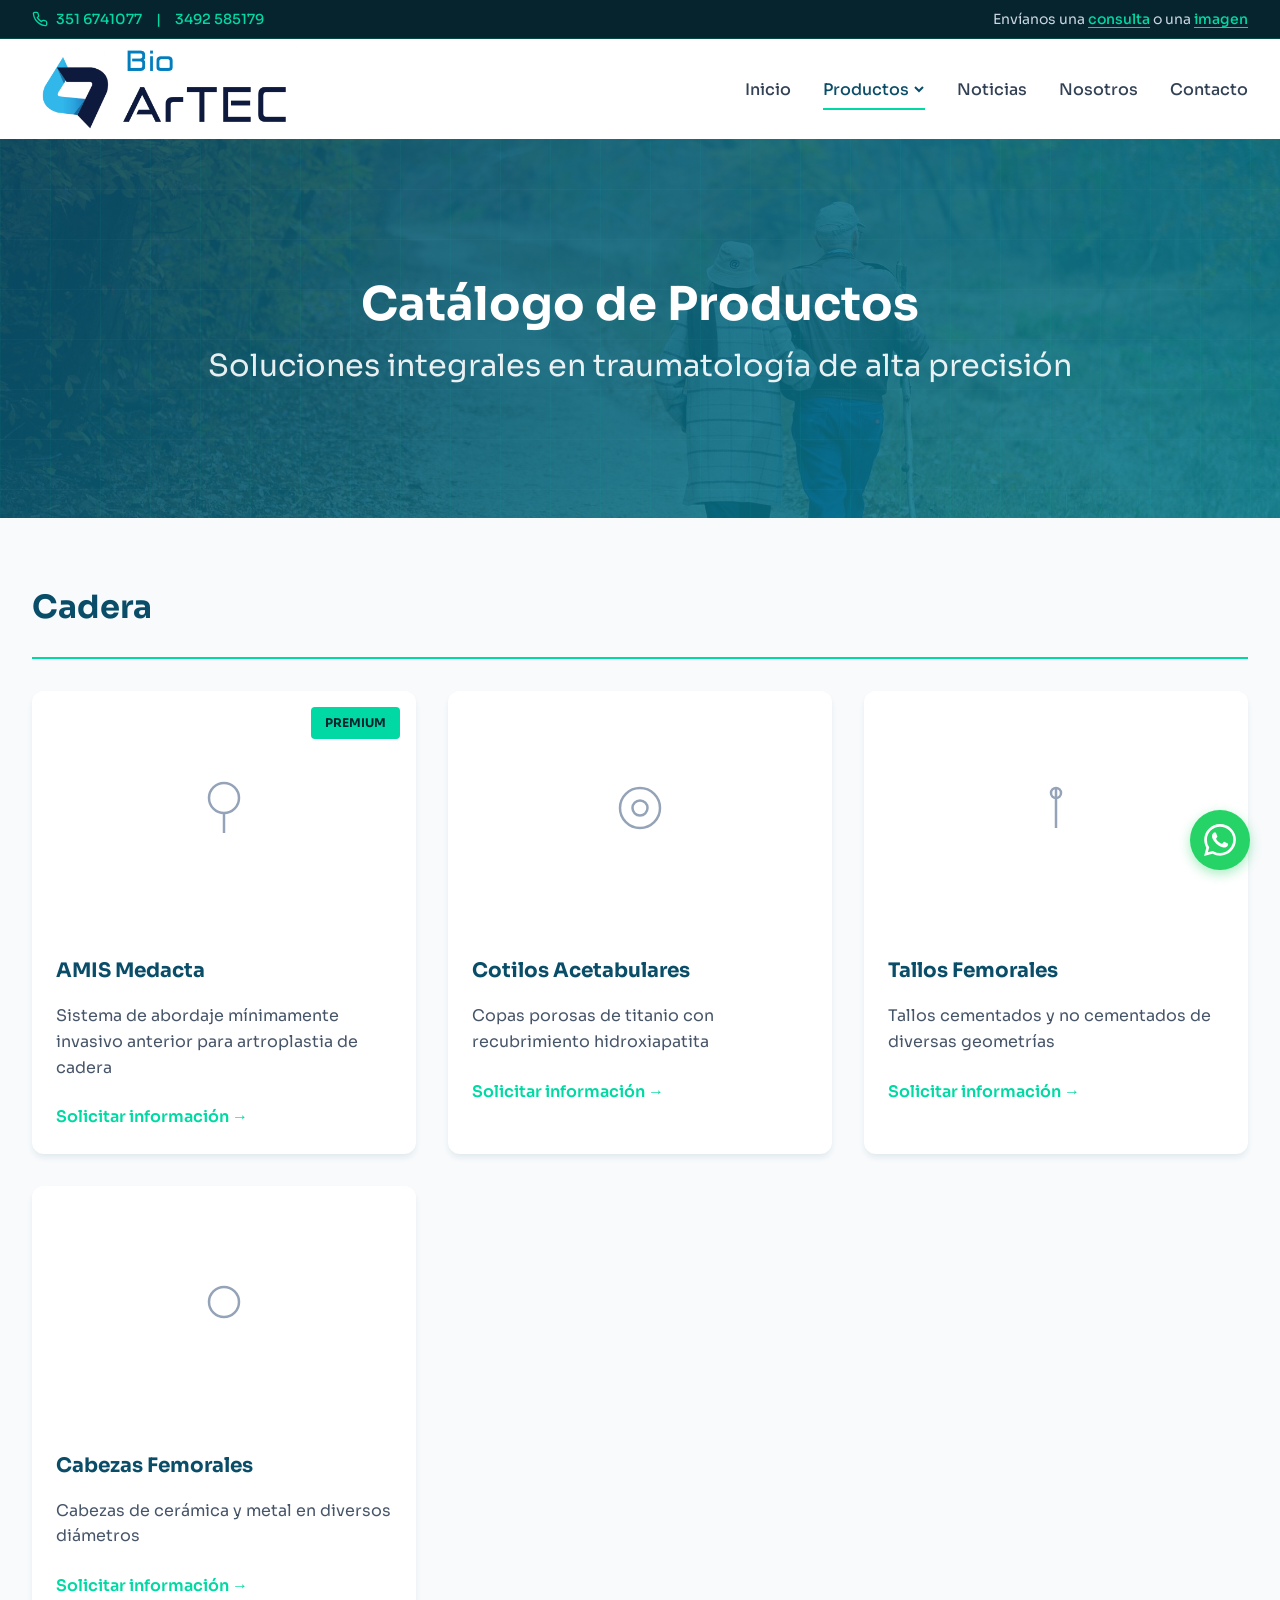
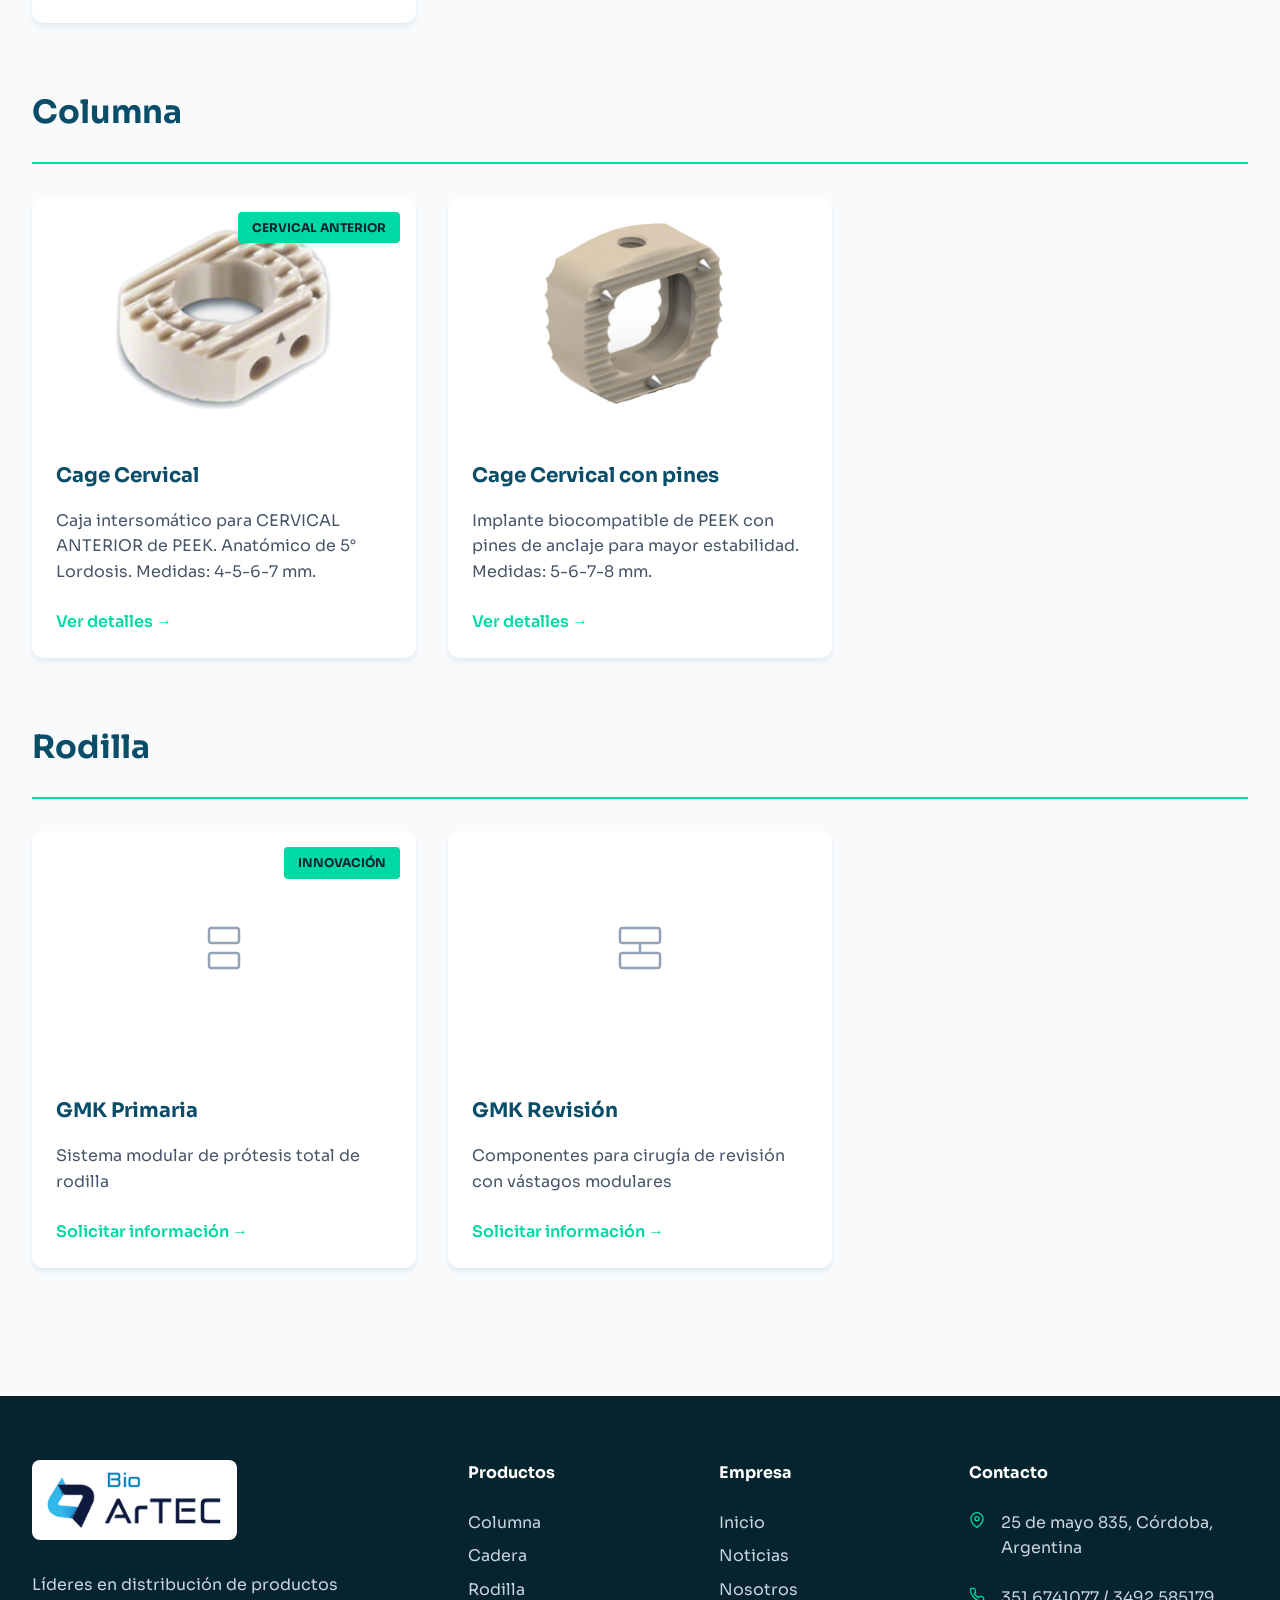
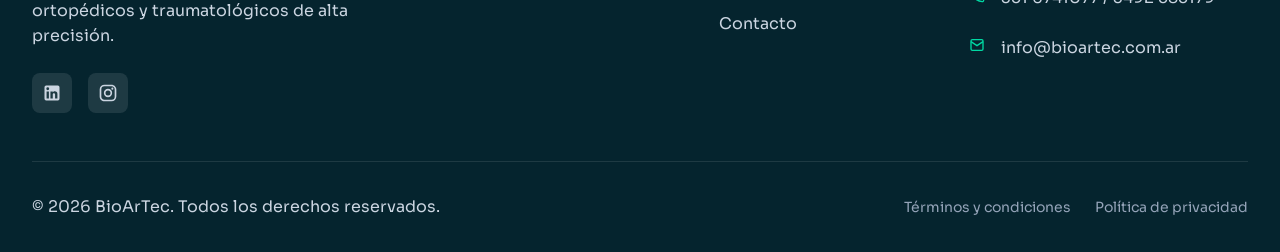
<file: productos.html>
<!DOCTYPE html>
<html lang="es">

<head>
    <meta charset="UTF-8">
    <meta name="viewport" content="width=device-width, initial-scale=1.0">
    <meta name="description"
        content="Catálogo completo de productos ortopédicos BioArTec - Implantes, prótesis y sistemas de fijación">
    <title>Productos | BioArTec - Catálogo Ortopédico</title>
    <link rel="stylesheet" href="styles.css">
    <link rel="preconnect" href="https://fonts.googleapis.com">
    <link rel="preconnect" href="https://fonts.gstatic.com" crossorigin>
    <link
        href="https://fonts.googleapis.com/css2?family=Sora:wght@300;400;600;700&family=JetBrains+Mono:wght@400;500&display=swap"
        rel="stylesheet">
</head>

<body>
    <!-- Top Header -->
    <div class="top-header">
        <div class="container">
            <div class="top-header-content">
                <div class="phone-link">
                    <svg width="16" height="16" viewBox="0 0 24 24" fill="none" stroke="currentColor" stroke-width="2">
                        <path
                            d="M22 16.92v3a2 2 0 0 1-2.18 2 19.79 19.79 0 0 1-8.63-3.07 19.5 19.5 0 0 1-6-6 19.79 19.79 0 0 1-3.07-8.67A2 2 0 0 1 4.11 2h3a2 2 0 0 1 2 1.72 12.84 12.84 0 0 0 .7 2.81 2 2 0 0 1-.45 2.11L8.09 9.91a16 16 0 0 0 6 6l1.27-1.27a2 2 0 0 1 2.11-.45 12.84 12.84 0 0 0 2.81.7A2 2 0 0 1 22 16.92z" />
                    </svg>
                    <a href="tel:3516741077">351 6741077</a> &nbsp; | &nbsp; <a href="tel:3492585179">3492 585179</a>
                </div>
                <div class="top-actions">
                    <span>Envíanos una <a href="contacto.html" class="highlight">consulta</a> o una <a
                            href="contacto.html" class="highlight">imagen</a></span>
                </div>
            </div>
        </div>
    </div>

    <!-- Main Header -->
    <header class="main-header">
        <div class="container">
            <nav class="navbar">
                <a href="index.html" class="logo">
                    <img src="assets/icons/logo.png" alt="BioArTec Logo" class="logo-image">
                </a>

                <div class="nav-toggle" id="navToggle">
                    <span></span>
                    <span></span>
                    <span></span>
                </div>

                <ul class="nav-menu" id="navMenu">
                    <li><a href="index.html">Inicio</a></li>
                    <li class="dropdown">
                        <a href="productos.html" class="active">Productos <svg width="12" height="12"
                                viewBox="0 0 12 12">
                                <path d="M2 4l4 4 4-4" stroke="currentColor" fill="none" stroke-width="2" />
                            </svg></a>
                        <ul class="dropdown-menu">
                            <li><a href="columna.html">Columna</a></li>
                            <li><a href="cadera.html">Cadera</a></li>
                            <li><a href="rodilla.html">Rodilla</a></li>
                        </ul>
                    </li>
                    <li><a href="noticias.html">Noticias</a></li>
                    <li><a href="nosotros.html">Nosotros</a></li>
                    <li><a href="contacto.html">Contacto</a></li>
                </ul>
            </nav>
        </div>
    </header>

    <!-- Page Hero -->
    <section class="page-hero">
        <div class="container">
            <h1>Catálogo de Productos</h1>
            <p>Soluciones integrales en traumatología de alta precisión</p>
        </div>
    </section>

    <!-- Products Grid -->
    <section class="products-section">
        <div class="container">

            <!-- Cadera Section -->
            <div id="cadera" class="category-section">
                <h2 class="category-title">Cadera</h2>
                <div class="products-grid">
                    <div class="product-card" data-category="cadera">
                        <div class="product-image">
                            <div class="product-badge">Premium</div>
                            <div class="image-placeholder">
                                <svg width="60" height="60" viewBox="0 0 24 24" fill="none" stroke="currentColor"
                                    stroke-width="1">
                                    <circle cx="12" cy="8" r="6" />
                                    <path d="M12 14v8" />
                                </svg>
                            </div>
                        </div>
                        <div class="product-info">
                            <h3>AMIS Medacta</h3>
                            <p>Sistema de abordaje mínimamente invasivo anterior para artroplastia de cadera</p>
                            <a href="contacto.html" class="product-link">Solicitar información →</a>
                        </div>
                    </div>

                    <div class="product-card" data-category="cadera">
                        <div class="product-image">
                            <div class="image-placeholder">
                                <svg width="60" height="60" viewBox="0 0 24 24" fill="none" stroke="currentColor"
                                    stroke-width="1">
                                    <circle cx="12" cy="12" r="8" />
                                    <circle cx="12" cy="12" r="3" />
                                </svg>
                            </div>
                        </div>
                        <div class="product-info">
                            <h3>Cotilos Acetabulares</h3>
                            <p>Copas porosas de titanio con recubrimiento hidroxiapatita</p>
                            <a href="contacto.html" class="product-link">Solicitar información →</a>
                        </div>
                    </div>

                    <div class="product-card" data-category="cadera">
                        <div class="product-image">
                            <div class="image-placeholder">
                                <svg width="60" height="60" viewBox="0 0 24 24" fill="none" stroke="currentColor"
                                    stroke-width="1">
                                    <line x1="12" y1="4" x2="12" y2="20" />
                                    <circle cx="12" cy="6" r="2" />
                                </svg>
                            </div>
                        </div>
                        <div class="product-info">
                            <h3>Tallos Femorales</h3>
                            <p>Tallos cementados y no cementados de diversas geometrías</p>
                            <a href="contacto.html" class="product-link">Solicitar información →</a>
                        </div>
                    </div>

                    <div class="product-card" data-category="cadera">
                        <div class="product-image">
                            <div class="image-placeholder">
                                <svg width="60" height="60" viewBox="0 0 24 24" fill="none" stroke="currentColor"
                                    stroke-width="1">
                                    <circle cx="12" cy="12" r="6" />
                                </svg>
                            </div>
                        </div>
                        <div class="product-info">
                            <h3>Cabezas Femorales</h3>
                            <p>Cabezas de cerámica y metal en diversos diámetros</p>
                            <a href="contacto.html" class="product-link">Solicitar información →</a>
                        </div>
                    </div>
                </div>
            </div>

            <!-- Columna Section -->
            <div id="columna" class="category-section">
                <h2 class="category-title">Columna</h2>
                <div class="products-grid">
                    <div class="product-card" data-category="columna">
                        <div class="product-image">
                            <div class="product-badge">Cervical Anterior</div>
                            <img src="assets/images/cagecervical.png" alt="Cage Cervical" class="product-img-full">
                        </div>
                        <div class="product-info">
                            <h3>Cage Cervical</h3>
                            <p>Caja intersomático para CERVICAL ANTERIOR de PEEK. Anatómico de 5° Lordosis. Medidas: 4-5-6-7 mm.</p>
                            <a href="cage-cervical.html" class="product-link">Ver detalles →</a>
                        </div>
                    </div>

                    <div class="product-card" data-category="columna">
                        <div class="product-image">
                            <img src="assets/images/cagecervicalconpines.png" alt="Cage Cervical con pines" class="product-img-full">
                        </div>
                        <div class="product-info">
                            <h3>Cage Cervical con pines</h3>
                            <p>Implante biocompatible de PEEK con pines de anclaje para mayor estabilidad. Medidas: 5-6-7-8 mm.</p>
                            <a href="cage-cervical.html" class="product-link">Ver detalles →</a>
                        </div>
                    </div>
                </div>
            </div>

            <!-- Rodilla Section -->
            <div id="rodilla" class="category-section">
                <h2 class="category-title">Rodilla</h2>
                <div class="products-grid">
                    <div class="product-card" data-category="rodilla">
                        <div class="product-image">
                            <div class="product-badge">Innovación</div>
                            <div class="image-placeholder">
                                <svg width="60" height="60" viewBox="0 0 24 24" fill="none" stroke="currentColor"
                                    stroke-width="1">
                                    <rect x="6" y="4" width="12" height="6" rx="1" />
                                    <rect x="6" y="14" width="12" height="6" rx="1" />
                                </svg>
                            </div>
                        </div>
                        <div class="product-info">
                            <h3>GMK Primaria</h3>
                            <p>Sistema modular de prótesis total de rodilla</p>
                            <a href="contacto.html" class="product-link">Solicitar información →</a>
                        </div>
                    </div>

                    <div class="product-card" data-category="rodilla">
                        <div class="product-image">
                            <div class="image-placeholder">
                                <svg width="60" height="60" viewBox="0 0 24 24" fill="none" stroke="currentColor"
                                    stroke-width="1">
                                    <rect x="4" y="4" width="16" height="6" rx="1" />
                                    <rect x="4" y="14" width="16" height="6" rx="1" />
                                    <line x1="12" y1="10" x2="12" y2="14" />
                                </svg>
                            </div>
                        </div>
                        <div class="product-info">
                            <h3>GMK Revisión</h3>
                            <p>Componentes para cirugía de revisión con vástagos modulares</p>
                            <a href="contacto.html" class="product-link">Solicitar información →</a>
                        </div>
                    </div>
                </div>
            </div>

        </div>
    </section>

    <!-- Footer -->
    <footer class="footer">
        <div class="container">
            <div class="footer-grid">
                <div class="footer-column">
                    <div class="footer-logo">
                        <img src="assets/icons/logo.png" alt="BioArTec Logo" class="logo-image">
                    </div>
                    <p class="footer-description">
                        Líderes en distribución de productos ortopédicos y traumatológicos de alta precisión.
                    </p>
                    <div class="footer-social">
                        <a href="#" aria-label="LinkedIn"><svg width="20" height="20" viewBox="0 0 24 24"
                                fill="currentColor">
                                <path
                                    d="M19 3a2 2 0 0 1 2 2v14a2 2 0 0 1-2 2H5a2 2 0 0 1-2-2V5a2 2 0 0 1 2-2h14m-.5 15.5v-5.3a3.26 3.26 0 0 0-3.26-3.26c-.85 0-1.84.52-2.32 1.3v-1.11h-2.79v8.37h2.79v-4.93c0-.77.62-1.4 1.39-1.4a1.4 1.4 0 0 1 1.4 1.4v4.93h2.79M6.88 8.56a1.68 1.68 0 0 0 1.68-1.68c0-.93-.75-1.69-1.68-1.69a1.69 1.69 0 0 0-1.69 1.69c0 .93.76 1.68 1.69 1.68m1.39 9.94v-8.37H5.5v8.37h2.77z" />
                            </svg></a>
                        <a href="#" aria-label="Instagram"><svg width="20" height="20" viewBox="0 0 24 24"
                                fill="currentColor">
                                <path
                                    d="M7.8 2h8.4C19.4 2 22 4.6 22 7.8v8.4a5.8 5.8 0 0 1-5.8 5.8H7.8C4.6 22 2 19.4 2 16.2V7.8A5.8 5.8 0 0 1 7.8 2m-.2 2A3.6 3.6 0 0 0 4 7.6v8.8C4 18.39 5.61 20 7.6 20h8.8a3.6 3.6 0 0 0 3.6-3.6V7.6C20 5.61 18.39 4 16.4 4H7.6m9.65 1.5a1.25 1.25 0 0 1 1.25 1.25A1.25 1.25 0 0 1 17.25 8 1.25 1.25 0 0 1 16 6.75a1.25 1.25 0 0 1 1.25-1.25M12 7a5 5 0 0 1 5 5 5 5 0 0 1-5 5 5 5 0 0 1-5-5 5 5 0 0 1 5-5m0 2a3 3 0 0 0-3 3 3 3 0 0 0 3 3 3 3 0 0 0 3-3 3 3 0 0 0-3-3z" />
                            </svg></a>
                    </div>
                </div>

                <div class="footer-column">
                    <h4>Productos</h4>
                    <ul>
                        <li><a href="columna.html">Columna</a></li>
                        <li><a href="cadera.html">Cadera</a></li>
                        <li><a href="rodilla.html">Rodilla</a></li>
                    </ul>
                </div>

                <div class="footer-column">
                    <h4>Empresa</h4>
                    <ul>
                        <li><a href="index.html">Inicio</a></li>
                        <li><a href="noticias.html">Noticias</a></li>
                        <li><a href="nosotros.html">Nosotros</a></li>
                        <li><a href="contacto.html">Contacto</a></li>
                    </ul>
                </div>

                <div class="footer-column">
                    <h4>Contacto</h4>
                    <ul class="contact-info">
                        <li>
                            <svg width="16" height="16" viewBox="0 0 24 24" fill="none" stroke="currentColor"
                                stroke-width="2">
                                <path d="M21 10c0 7-9 13-9 13s-9-6-9-13a9 9 0 0 1 18 0z" />
                                <circle cx="12" cy="10" r="3" />
                            </svg>
                            25 de mayo 835, Córdoba, Argentina
                        </li>
                        <li>
                            <svg width="16" height="16" viewBox="0 0 24 24" fill="none" stroke="currentColor"
                                stroke-width="2">
                                <path
                                    d="M22 16.92v3a2 2 0 0 1-2.18 2 19.79 19.79 0 0 1-8.63-3.07 19.5 19.5 0 0 1-6-6 19.79 19.79 0 0 1-3.07-8.67A2 2 0 0 1 4.11 2h3a2 2 0 0 1 2 1.72 12.84 12.84 0 0 0 .7 2.81 2 2 0 0 1-.45 2.11L8.09 9.91a16 16 0 0 0 6 6l1.27-1.27a2 2 0 0 1 2.11-.45 12.84 12.84 0 0 0 2.81.7A2 2 0 0 1 22 16.92z" />
                            </svg>
                            351 6741077 / 3492 585179
                        </li>
                        <li>
                            <svg width="16" height="16" viewBox="0 0 24 24" fill="none" stroke="currentColor"
                                stroke-width="2">
                                <rect x="3" y="4" width="18" height="16" rx="2" />
                                <path d="m3 7 9 6 9-6" />
                            </svg>
                            info@bioartec.com.ar
                        </li>
                    </ul>
                </div>
            </div>

            <div class="footer-bottom">
                <p>&copy; 2026 BioArTec. Todos los derechos reservados.</p>
                <div class="footer-legal">
                    <a href="terminos.html">Términos y condiciones</a>
                    <a href="privacidad.html">Política de privacidad</a>
                </div>
            </div>
        </div>
    </footer>

    <script src="script.js"></script>

    <!-- Botón flotante de WhatsApp -->
    <a href="https://wa.me/543516741077?text=Hola,%20quisiera%20consultar%20sobre%20productos%20de%20BioArTec"
        class="whatsapp-float" target="_blank" aria-label="Contactar por WhatsApp">
        <svg width="32" height="32" viewBox="0 0 24 24" fill="currentColor">
            <path
                d="M17.472 14.382c-.297-.149-1.758-.867-2.03-.967-.273-.099-.471-.148-.67.15-.197.297-.767.966-.94 1.164-.173.199-.347.223-.644.075-.297-.15-1.255-.463-2.39-1.475-.883-.788-1.48-1.761-1.653-2.059-.173-.297-.018-.458.13-.606.134-.133.298-.347.446-.52.149-.174.198-.298.298-.497.099-.198.05-.371-.025-.52-.075-.149-.669-1.612-.916-2.207-.242-.579-.487-.5-.669-.51-.173-.008-.371-.01-.57-.01-.198 0-.52.074-.792.372-.272.297-1.04 1.016-1.04 2.479 0 1.462 1.065 2.875 1.213 3.074.149.198 2.096 3.2 5.077 4.487.709.306 1.262.489 1.694.625.712.227 1.36.195 1.871.118.571-.085 1.758-.719 2.006-1.413.248-.694.248-1.289.173-1.413-.074-.124-.272-.198-.57-.347m-5.421 7.403h-.004a9.87 9.87 0 01-5.031-1.378l-.361-.214-3.741.982.998-3.648-.235-.374a9.86 9.86 0 01-1.51-5.26c.001-5.45 4.436-9.884 9.888-9.884 2.64 0 5.122 1.03 6.988 2.898a9.825 9.825 0 012.893 6.994c-.003 5.45-4.437 9.884-9.885 9.884m8.413-18.297A11.815 11.815 0 0012.05 0C5.495 0 .16 5.335.157 11.892c0 2.096.547 4.142 1.588 5.945L.057 24l6.305-1.654a11.882 11.882 0 005.683 1.448h.005c6.554 0 11.89-5.335 11.893-11.893a11.821 11.821 0 00-3.48-8.413Z" />
        </svg>
    </a>
</body>

</html>
</file>
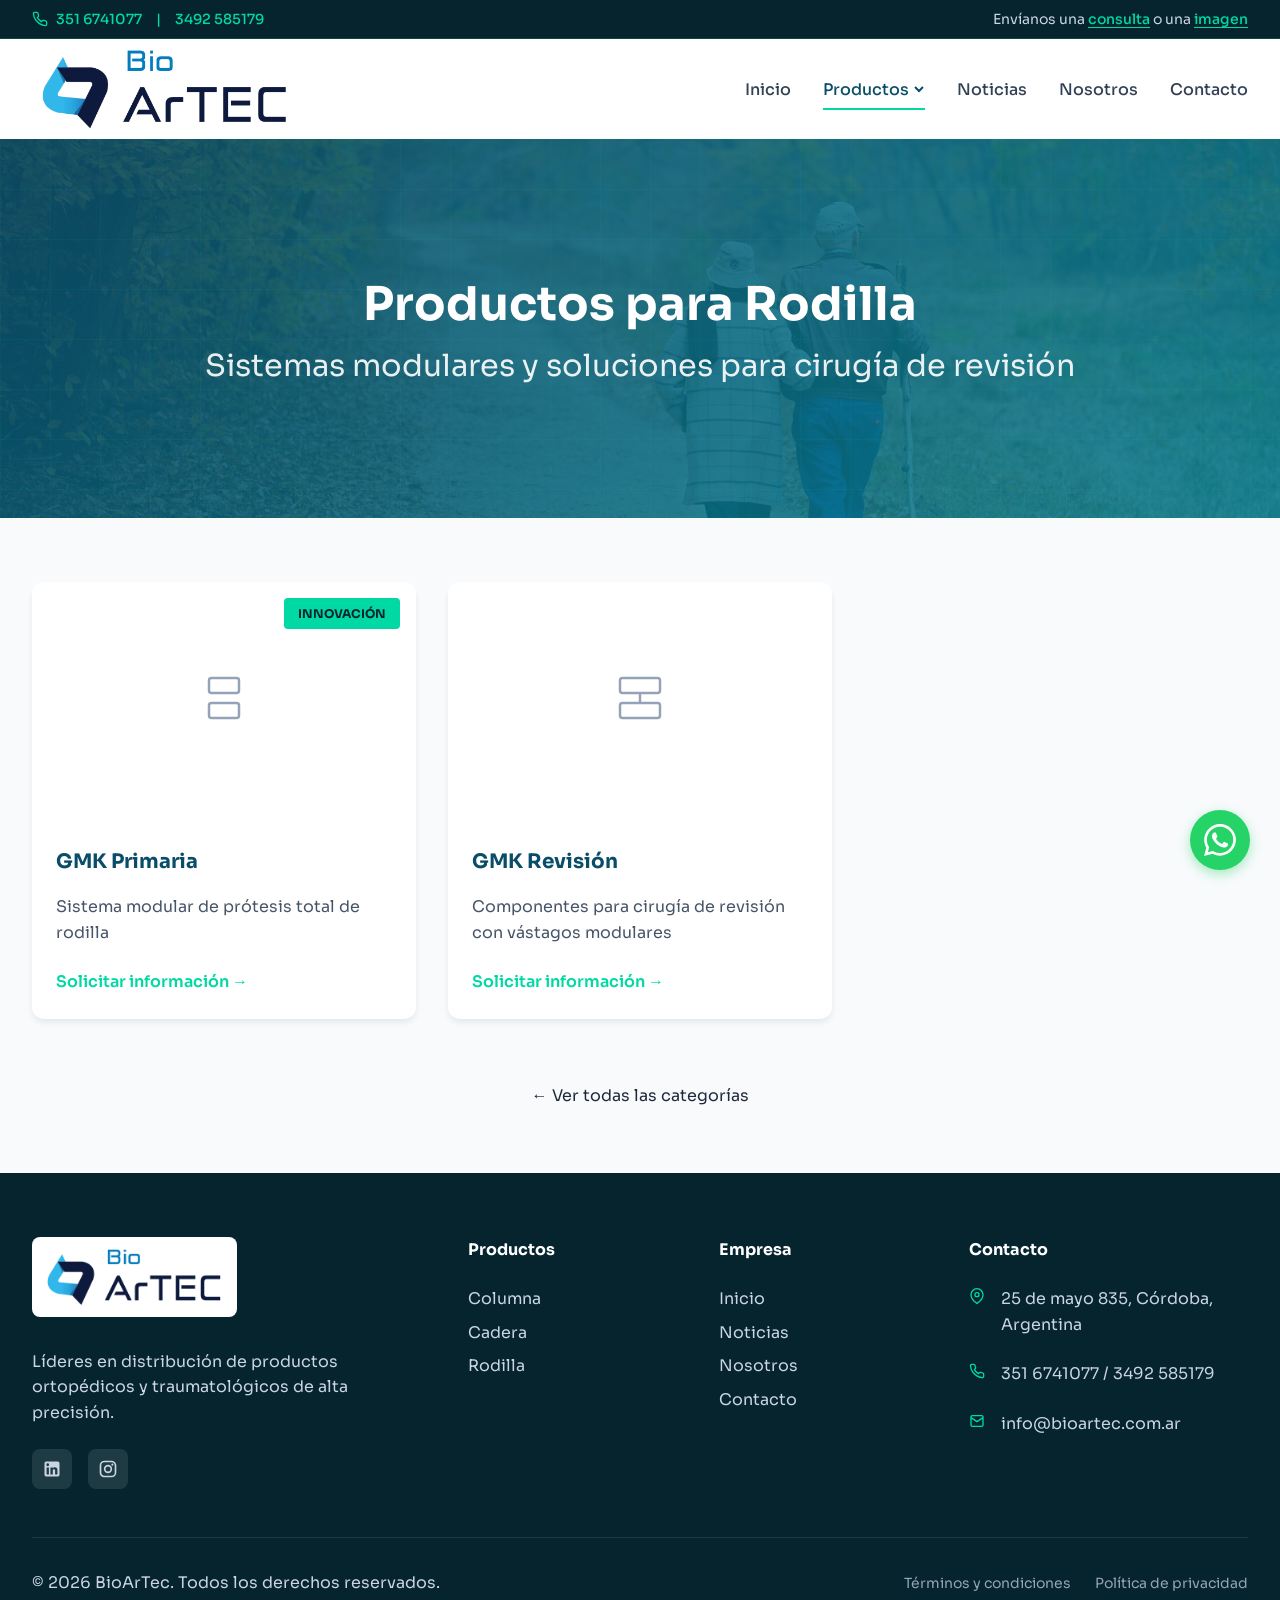
<file: rodilla.html>
<!DOCTYPE html>
<html lang="es">

<head>
    <meta charset="UTF-8">
    <meta name="viewport" content="width=device-width, initial-scale=1.0">
    <meta name="description"
        content="Productos ortopédicos para rodilla y prótesis modulares - BioArTec">
    <title>Rodilla | BioArTec - Especialistas en Ortopedia</title>
    <link rel="stylesheet" href="styles.css">
    <link rel="preconnect" href="https://fonts.googleapis.com">
    <link rel="preconnect" href="https://fonts.gstatic.com" crossorigin>
    <link
        href="https://fonts.googleapis.com/css2?family=Sora:wght@300;400;600;700&family=JetBrains+Mono:wght@400;500&display=swap"
        rel="stylesheet">
</head>

<body>
    <!-- Top Header -->
    <div class="top-header">
        <div class="container">
            <div class="top-header-content">
                <div class="phone-link">
                    <svg width="16" height="16" viewBox="0 0 24 24" fill="none" stroke="currentColor" stroke-width="2">
                        <path
                            d="M22 16.92v3a2 2 0 0 1-2.18 2 19.79 19.79 0 0 1-8.63-3.07 19.5 19.5 0 0 1-6-6 19.79 19.79 0 0 1-3.07-8.67A2 2 0 0 1 4.11 2h3a2 2 0 0 1 2 1.72 12.84 12.84 0 0 0 .7 2.81 2 2 0 0 1-.45 2.11L8.09 9.91a16 16 0 0 0 6 6l1.27-1.27a2 2 0 0 1 2.11-.45 12.84 12.84 0 0 0 2.81.7A2 2 0 0 1 22 16.92z" />
                    </svg>
                    <a href="tel:3516741077">351 6741077</a> &nbsp; | &nbsp; <a href="tel:3492585179">3492 585179</a>
                </div>
                <div class="top-actions">
                    <span>Envíanos una <a href="contacto.html" class="highlight">consulta</a> o una <a
                            href="contacto.html" class="highlight">imagen</a></span>
                </div>
            </div>
        </div>
    </div>

    <!-- Main Header -->
    <header class="main-header">
        <div class="container">
            <nav class="navbar">
                <a href="index.html" class="logo">
                    <img src="assets/icons/logo.png" alt="BioArTec Logo" class="logo-image">
                </a>

                <div class="nav-toggle" id="navToggle">
                    <span></span>
                    <span></span>
                    <span></span>
                </div>

                <ul class="nav-menu" id="navMenu">
                    <li><a href="index.html">Inicio</a></li>
                    <li class="dropdown">
                        <a href="productos.html" class="active">Productos <svg width="12" height="12"
                                viewBox="0 0 12 12">
                                <path d="M2 4l4 4 4-4" stroke="currentColor" fill="none" stroke-width="2" />
                            </svg></a>
                        <ul class="dropdown-menu">
                            <li><a href="columna.html">Columna</a></li>
                            <li><a href="cadera.html">Cadera</a></li>
                            <li><a href="rodilla.html">Rodilla</a></li>
                        </ul>
                    </li>
                    <li><a href="noticias.html">Noticias</a></li>
                    <li><a href="nosotros.html">Nosotros</a></li>
                    <li><a href="contacto.html">Contacto</a></li>
                </ul>
            </nav>
        </div>
    </header>

    <!-- Page Hero -->
    <section class="page-hero">
        <div class="container">
            <h1>Productos para Rodilla</h1>
            <p>Sistemas modulares y soluciones para cirugía de revisión</p>
        </div>
    </section>

    <!-- Products Grid -->
    <section class="products-section">
        <div class="container">
            <div class="category-section">
                <div class="products-grid">
                    <div class="product-card" data-category="rodilla">
                        <div class="product-image">
                            <div class="product-badge">Innovación</div>
                            <div class="image-placeholder">
                                <svg width="60" height="60" viewBox="0 0 24 24" fill="none" stroke="currentColor"
                                    stroke-width="1">
                                    <rect x="6" y="4" width="12" height="6" rx="1" />
                                    <rect x="6" y="14" width="12" height="6" rx="1" />
                                </svg>
                            </div>
                        </div>
                        <div class="product-info">
                            <h3>GMK Primaria</h3>
                            <p>Sistema modular de prótesis total de rodilla</p>
                            <a href="contacto.html" class="product-link">Solicitar información →</a>
                        </div>
                    </div>

                    <div class="product-card" data-category="rodilla">
                        <div class="product-image">
                            <div class="image-placeholder">
                                <svg width="60" height="60" viewBox="0 0 24 24" fill="none" stroke="currentColor"
                                    stroke-width="1">
                                    <rect x="4" y="4" width="16" height="6" rx="1" />
                                    <rect x="4" y="14" width="16" height="6" rx="1" />
                                    <line x1="12" y1="10" x2="12" y2="14" />
                                </svg>
                            </div>
                        </div>
                        <div class="product-info">
                            <h3>GMK Revisión</h3>
                            <p>Componentes para cirugía de revisión con vástagos modulares</p>
                            <a href="contacto.html" class="product-link">Solicitar información →</a>
                        </div>
                    </div>
                </div>
            </div>
            
            <div class="back-to-products">
                <a href="productos.html" class="btn-secondary">← Ver todas las categorías</a>
            </div>
        </div>
    </section>

    <!-- Footer -->
    <footer class="footer">
        <div class="container">
            <div class="footer-grid">
                <div class="footer-column">
                    <div class="footer-logo">
                        <img src="assets/icons/logo.png" alt="BioArTec Logo" class="logo-image">
                    </div>
                    <p class="footer-description">
                        Líderes en distribución de productos ortopédicos y traumatológicos de alta precisión.
                    </p>
                    <div class="footer-social">
                        <a href="#" aria-label="LinkedIn"><svg width="20" height="20" viewBox="0 0 24 24"
                                fill="currentColor">
                                <path
                                    d="M19 3a2 2 0 0 1 2 2v14a2 2 0 0 1-2 2H5a2 2 0 0 1-2-2V5a2 2 0 0 1 2-2h14m-.5 15.5v-5.3a3.26 3.26 0 0 0-3.26-3.26c-.85 0-1.84.52-2.32 1.3v-1.11h-2.79v8.37h2.79v-4.93c0-.77.62-1.4 1.39-1.4a1.4 1.4 0 0 1 1.4 1.4v4.93h2.79M6.88 8.56a1.68 1.68 0 0 0 1.68-1.68c0-.93-.75-1.69-1.68-1.69a1.69 1.69 0 0 0-1.69 1.69c0 .93.76 1.68 1.69 1.68m1.39 9.94v-8.37H5.5v8.37h2.77z" />
                            </svg></a>
                        <a href="#" aria-label="Instagram"><svg width="20" height="20" viewBox="0 0 24 24"
                                fill="currentColor">
                                <path
                                    d="M7.8 2h8.4C19.4 2 22 4.6 22 7.8v8.4a5.8 5.8 0 0 1-5.8 5.8H7.8C4.6 22 2 19.4 2 16.2V7.8A5.8 5.8 0 0 1 7.8 2m-.2 2A3.6 3.6 0 0 0 4 7.6v8.8C4 18.39 5.61 20 7.6 20h8.8a3.6 3.6 0 0 0 3.6-3.6V7.6C20 5.61 18.39 4 16.4 4H7.6m9.65 1.5a1.25 1.25 0 0 1 1.25 1.25A1.25 1.25 0 0 1 17.25 8 1.25 1.25 0 0 1 16 6.75a1.25 1.25 0 0 1 1.25-1.25M12 7a5 5 0 0 1 5 5 5 5 0 0 1-5 5 5 5 0 0 1-5-5 5 5 0 0 1 5-5m0 2a3 3 0 0 0-3 3 3 3 0 0 0 3 3 3 3 0 0 0 3-3 3 3 0 0 0-3-3z" />
                            </svg></a>
                    </div>
                </div>

                <div class="footer-column">
                    <h4>Productos</h4>
                    <ul>
                        <li><a href="columna.html">Columna</a></li>
                        <li><a href="cadera.html">Cadera</a></li>
                        <li><a href="rodilla.html">Rodilla</a></li>
                    </ul>
                </div>

                <div class="footer-column">
                    <h4>Empresa</h4>
                    <ul>
                        <li><a href="index.html">Inicio</a></li>
                        <li><a href="noticias.html">Noticias</a></li>
                        <li><a href="nosotros.html">Nosotros</a></li>
                        <li><a href="contacto.html">Contacto</a></li>
                    </ul>
                </div>

                <div class="footer-column">
                    <h4>Contacto</h4>
                    <ul class="contact-info">
                        <li>
                            <svg width="16" height="16" viewBox="0 0 24 24" fill="none" stroke="currentColor"
                                stroke-width="2">
                                <path d="M21 10c0 7-9 13-9 13s-9-6-9-13a9 9 0 0 1 18 0z" />
                                <circle cx="12" cy="10" r="3" />
                            </svg>
                            25 de mayo 835, Córdoba, Argentina
                        </li>
                        <li>
                            <svg width="16" height="16" viewBox="0 0 24 24" fill="none" stroke="currentColor"
                                stroke-width="2">
                                <path
                                    d="M22 16.92v3a2 2 0 0 1-2.18 2 19.79 19.79 0 0 1-8.63-3.07 19.5 19.5 0 0 1-6-6 19.79 19.79 0 0 1-3.07-8.67A2 2 0 0 1 4.11 2h3a2 2 0 0 1 2 1.72 12.84 12.84 0 0 0 .7 2.81 2 2 0 0 1-.45 2.11L8.09 9.91a16 16 0 0 0 6 6l1.27-1.27a2 2 0 0 1 2.11-.45 12.84 12.84 0 0 0 2.81.7A2 2 0 0 1 22 16.92z" />
                            </svg>
                            351 6741077 / 3492 585179
                        </li>
                        <li>
                            <svg width="16" height="16" viewBox="0 0 24 24" fill="none" stroke="currentColor"
                                stroke-width="2">
                                <rect x="3" y="4" width="18" height="16" rx="2" />
                                <path d="m3 7 9 6 9-6" />
                            </svg>
                            info@bioartec.com.ar
                        </li>
                    </ul>
                </div>
            </div>

            <div class="footer-bottom">
                <p>&copy; 2026 BioArTec. Todos los derechos reservados.</p>
                <div class="footer-legal">
                    <a href="terminos.html">Términos y condiciones</a>
                    <a href="privacidad.html">Política de privacidad</a>
                </div>
            </div>
        </div>
    </footer>

    <script src="script.js"></script>

    <!-- Botón flotante de WhatsApp -->
    <a href="https://wa.me/543516741077?text=Hola,%20quisiera%20consultar%20sobre%20productos%20de%20BioArTec"
        class="whatsapp-float" target="_blank" aria-label="Contactar por WhatsApp">
        <svg width="32" height="32" viewBox="0 0 24 24" fill="currentColor">
            <path
                d="M17.472 14.382c-.297-.149-1.758-.867-2.03-.967-.273-.099-.471-.148-.67.15-.197.297-.767.966-.94 1.164-.173.199-.347.223-.644.075-.297-.15-1.255-.463-2.39-1.475-.883-.788-1.48-1.761-1.653-2.059-.173-.297-.018-.458.13-.606.134-.133.298-.347.446-.52.149-.174.198-.298.298-.497.099-.198.05-.371-.025-.52-.075-.149-.669-1.612-.916-2.207-.242-.579-.487-.5-.669-.51-.173-.008-.371-.01-.57-.01-.198 0-.52.074-.792.372-.272.297-1.04 1.016-1.04 2.479 0 1.462 1.065 2.875 1.213 3.074.149.198 2.096 3.2 5.077 4.487.709.306 1.262.489 1.694.625.712.227 1.36.195 1.871.118.571-.085 1.758-.719 2.006-1.413.248-.694.248-1.289.173-1.413-.074-.124-.272-.198-.57-.347m-5.421 7.403h-.004a9.87 9.87 0 01-5.031-1.378l-.361-.214-3.741.982.998-3.648-.235-.374a9.86 9.86 0 01-1.51-5.26c.001-5.45 4.436-9.884 9.888-9.884 2.64 0 5.122 1.03 6.988 2.898a9.825 9.825 0 012.893 6.994c-.003 5.45-4.437 9.884-9.885 9.884m8.413-18.297A11.815 11.815 0 0012.05 0C5.495 0 .16 5.335.157 11.892c0 2.096.547 4.142 1.588 5.945L.057 24l6.305-1.654a11.882 11.882 0 005.683 1.448h.005c6.554 0 11.89-5.335 11.893-11.893a11.821 11.821 0 00-3.48-8.413Z" />
        </svg>
    </a>
</body>

</html>
</file>
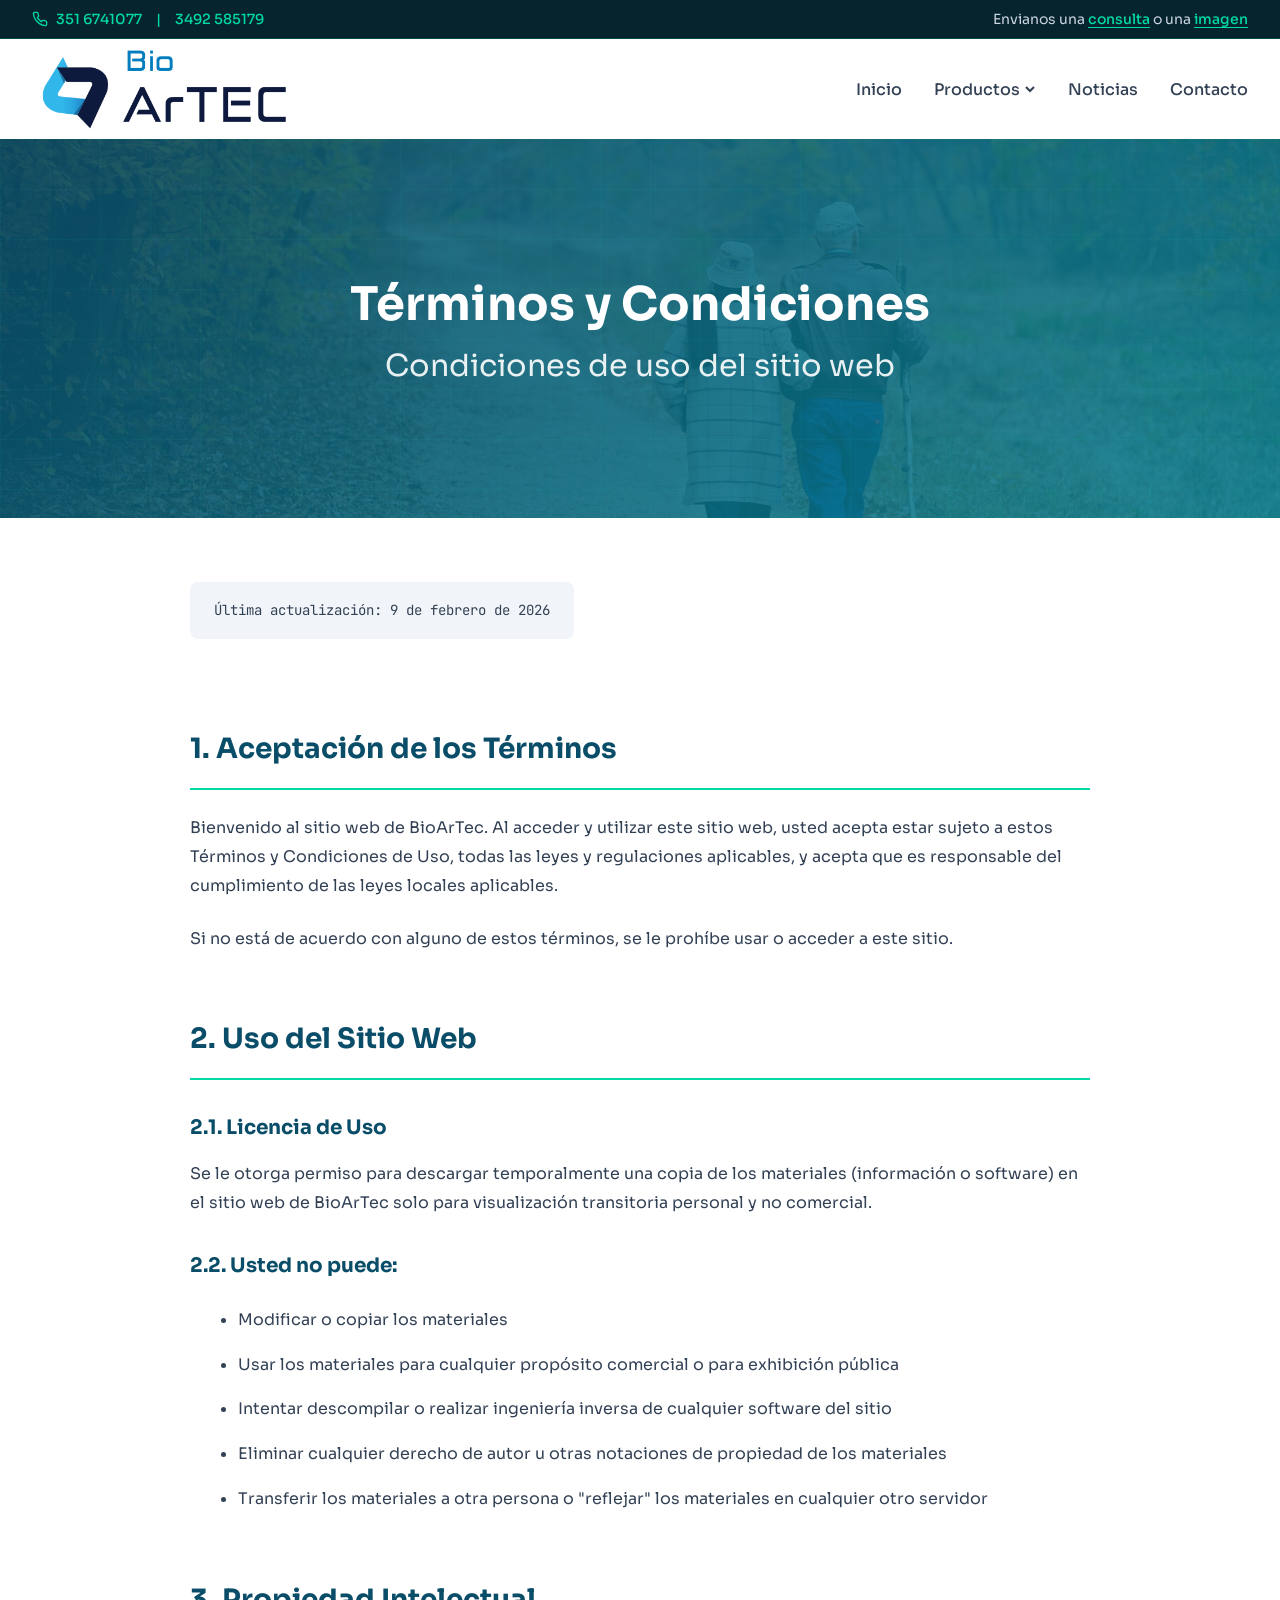
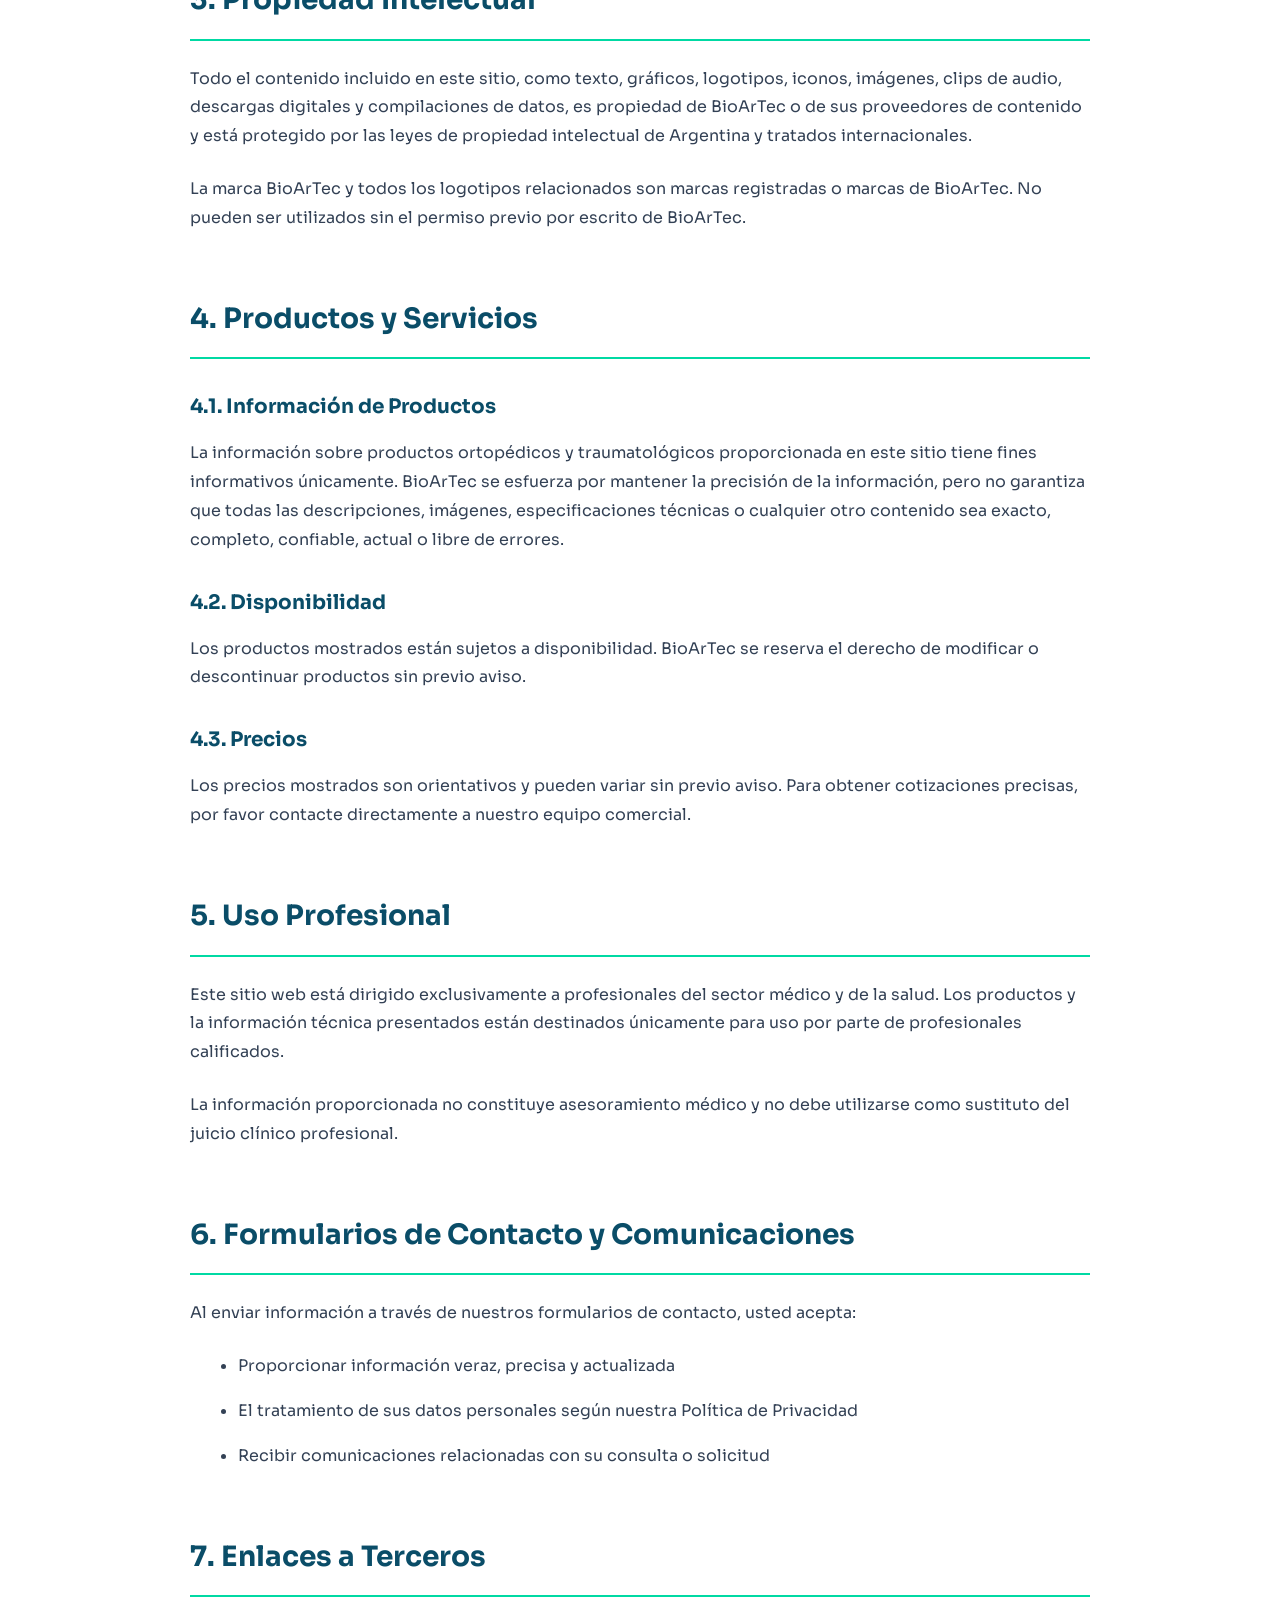
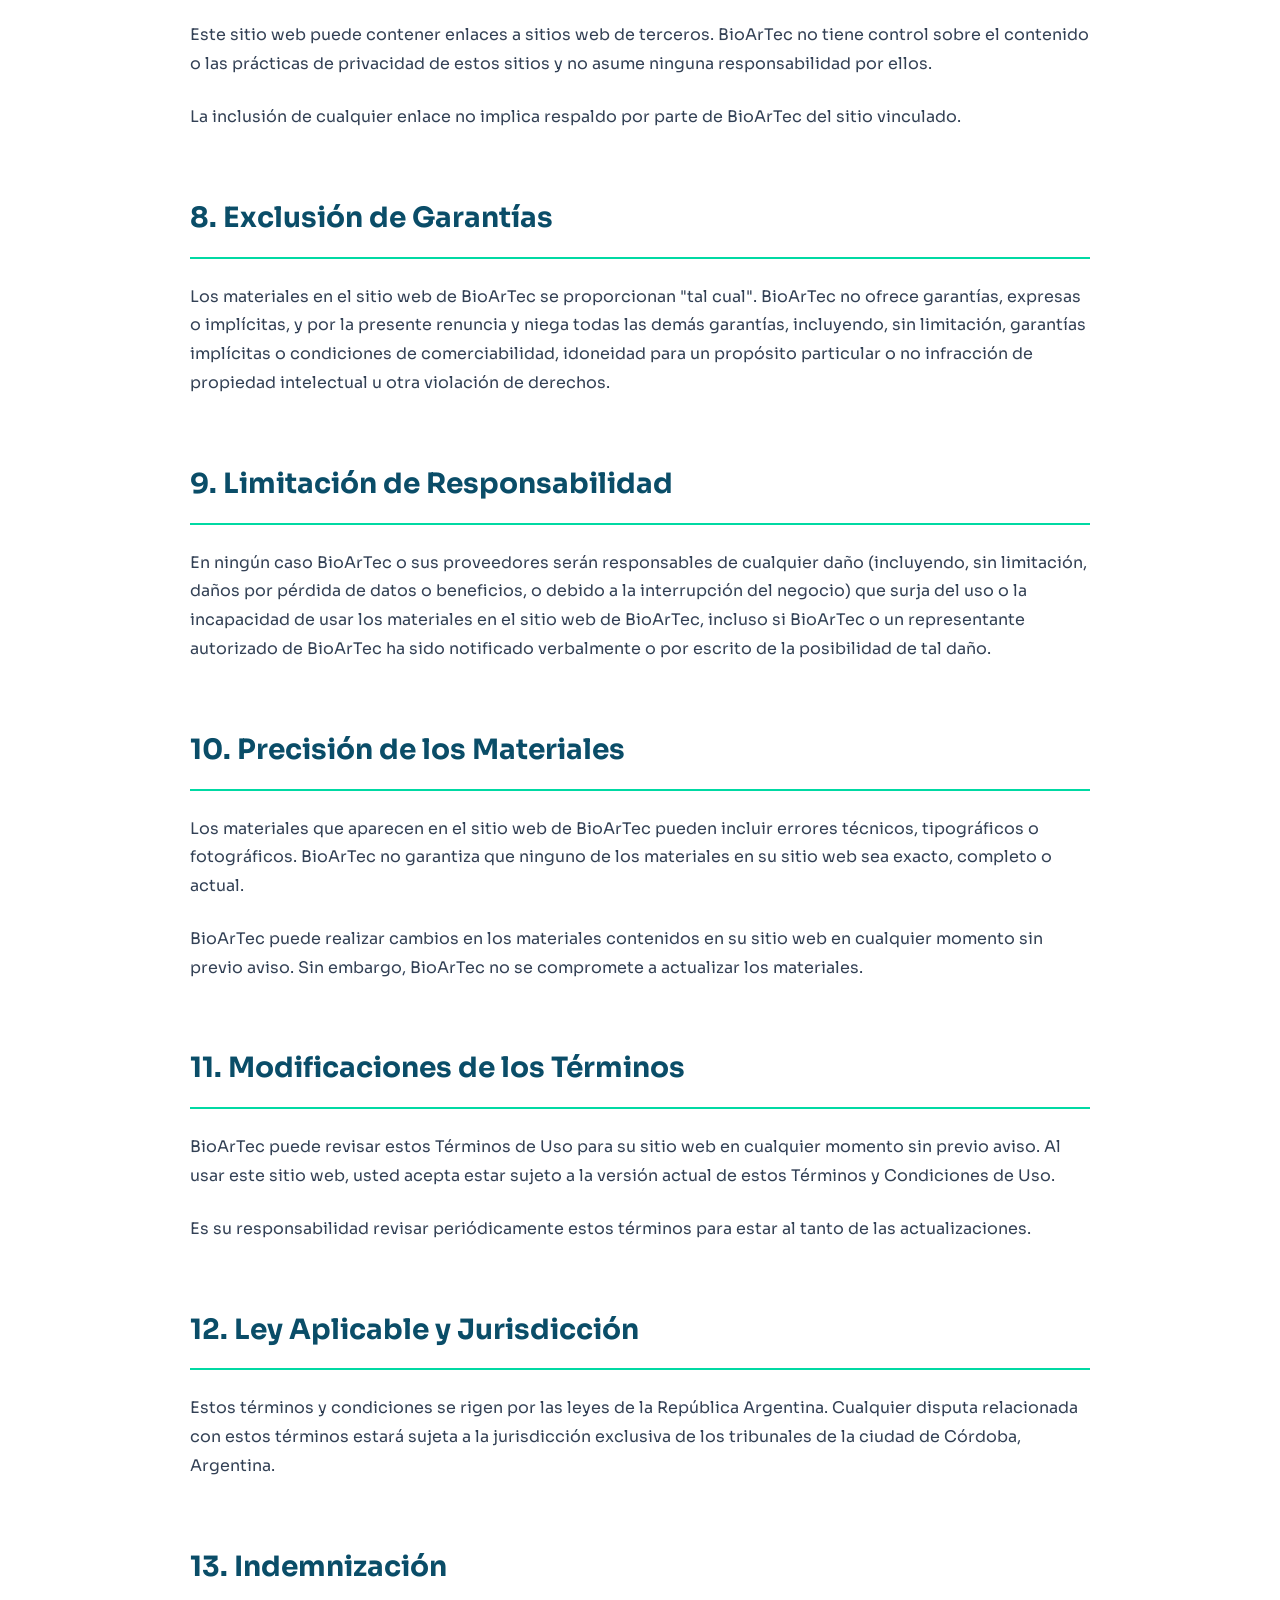
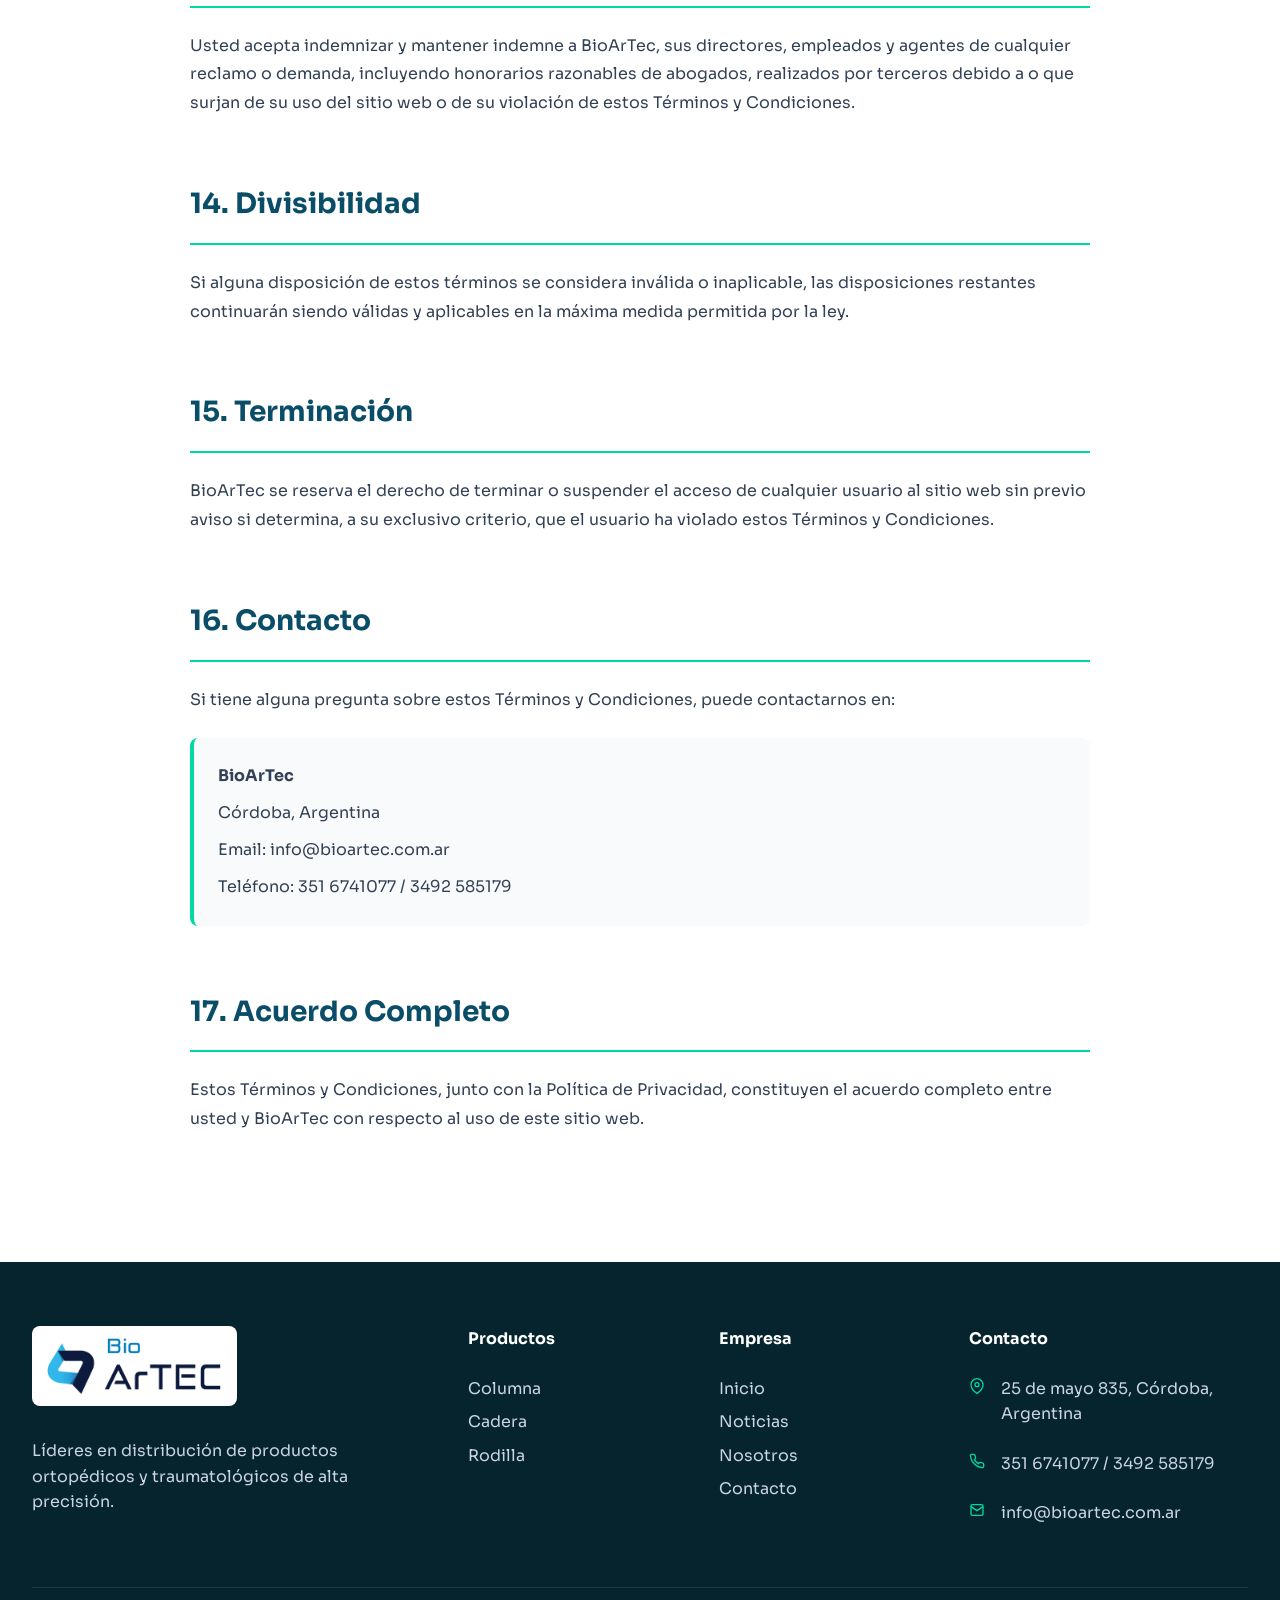
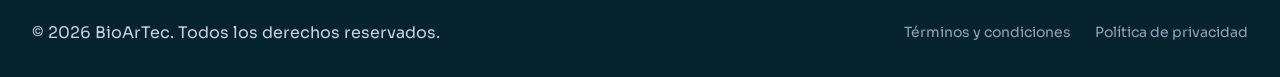
<file: terminos.html>
<!DOCTYPE html>
<html lang="es">

<head>
    <meta charset="UTF-8">
    <meta name="viewport" content="width=device-width, initial-scale=1.0">
    <meta name="description" content="Términos y Condiciones de Uso de BioArTec">
    <title>Términos y Condiciones | BioArTec</title>
    <link rel="stylesheet" href="styles.css">
    <link rel="preconnect" href="https://fonts.googleapis.com">
    <link rel="preconnect" href="https://fonts.gstatic.com" crossorigin>
    <link
        href="https://fonts.googleapis.com/css2?family=Sora:wght@300;400;600;700&family=JetBrains+Mono:wght@400;500&display=swap"
        rel="stylesheet">
</head>

<body>
    <!-- Top Header -->
    <div class="top-header">
        <div class="container">
            <div class="top-header-content">
                <div class="phone-link">
                    <svg width="16" height="16" viewBox="0 0 24 24" fill="none" stroke="currentColor" stroke-width="2">
                        <path
                            d="M22 16.92v3a2 2 0 0 1-2.18 2 19.79 19.79 0 0 1-8.63-3.07 19.5 19.5 0 0 1-6-6 19.79 19.79 0 0 1-3.07-8.67A2 2 0 0 1 4.11 2h3a2 2 0 0 1 2 1.72 12.84 12.84 0 0 0 .7 2.81 2 2 0 0 1-.45 2.11L8.09 9.91a16 16 0 0 0 6 6l1.27-1.27a2 2 0 0 1 2.11-.45 12.84 12.84 0 0 0 2.81.7A2 2 0 0 1 22 16.92z" />
                    </svg>
                    <a href="tel:3516741077">351 6741077</a> &nbsp; | &nbsp; <a href="tel:3492585179">3492 585179</a>
                </div>
                <div class="top-actions">
                    <span>Envianos una <a href="contacto.html" class="highlight">consulta</a> o una <a
                            href="contacto.html" class="highlight">imagen</a></span>
                </div>
            </div>
        </div>
    </div>

    <!-- Main Header -->
    <header class="main-header">
        <div class="container">
            <nav class="navbar">
                <a href="index.html" class="logo">
                    <img src="assets/icons/logo.png" alt="BioArTec Logo" class="logo-image">
                </a>

                <div class="nav-toggle" id="navToggle">
                    <span></span>
                    <span></span>
                    <span></span>
                </div>

                <ul class="nav-menu" id="navMenu">
                    <li><a href="index.html">Inicio</a></li>
                    <li class="dropdown">
                        <a href="productos.html">Productos <svg width="12" height="12" viewBox="0 0 12 12">
                                <path d="M2 4l4 4 4-4" stroke="currentColor" fill="none" stroke-width="2" />
                            </svg></a>
                        <ul class="dropdown-menu">
                            <li><a href="columna.html">Columna</a></li>
                            <li><a href="cadera.html">Cadera</a></li>
                            <li><a href="rodilla.html">Rodilla</a></li>
                        </ul>
                    </li>
                    <li><a href="noticias.html">Noticias</a></li>
                    <li><a href="contacto.html">Contacto</a></li>
                </ul>
            </nav>
        </div>
    </header>

    <!-- Page Hero -->
    <section class="page-hero">
        <div class="container">
            <h1>Términos y Condiciones</h1>
            <p>Condiciones de uso del sitio web</p>
        </div>
    </section>

    <!-- Terms Content -->
    <section class="legal-content">
        <div class="container">
            <div class="legal-wrapper">

                <div class="legal-section">
                    <p class="last-updated">Última actualización: 9 de febrero de 2026</p>
                </div>

                <div class="legal-section">
                    <h2>1. Aceptación de los Términos</h2>
                    <p>Bienvenido al sitio web de BioArTec. Al acceder y utilizar este sitio web, usted acepta estar
                        sujeto a estos Términos y Condiciones de Uso, todas las leyes y regulaciones aplicables, y
                        acepta que es responsable del cumplimiento de las leyes locales aplicables.</p>
                    <p>Si no está de acuerdo con alguno de estos términos, se le prohíbe usar o acceder a este sitio.
                    </p>
                </div>

                <div class="legal-section">
                    <h2>2. Uso del Sitio Web</h2>

                    <h3>2.1. Licencia de Uso</h3>
                    <p>Se le otorga permiso para descargar temporalmente una copia de los materiales (información o
                        software) en el sitio web de BioArTec solo para visualización transitoria personal y no
                        comercial.</p>

                    <h3>2.2. Usted no puede:</h3>
                    <ul>
                        <li>Modificar o copiar los materiales</li>
                        <li>Usar los materiales para cualquier propósito comercial o para exhibición pública</li>
                        <li>Intentar descompilar o realizar ingeniería inversa de cualquier software del sitio</li>
                        <li>Eliminar cualquier derecho de autor u otras notaciones de propiedad de los materiales</li>
                        <li>Transferir los materiales a otra persona o "reflejar" los materiales en cualquier otro
                            servidor</li>
                    </ul>
                </div>

                <div class="legal-section">
                    <h2>3. Propiedad Intelectual</h2>
                    <p>Todo el contenido incluido en este sitio, como texto, gráficos, logotipos, iconos, imágenes,
                        clips de audio, descargas digitales y compilaciones de datos, es propiedad de BioArTec o de sus
                        proveedores de contenido y está protegido por las leyes de propiedad intelectual de Argentina y
                        tratados internacionales.</p>
                    <p>La marca BioArTec y todos los logotipos relacionados son marcas registradas o marcas de BioArTec.
                        No pueden ser utilizados sin el permiso previo por escrito de BioArTec.</p>
                </div>

                <div class="legal-section">
                    <h2>4. Productos y Servicios</h2>

                    <h3>4.1. Información de Productos</h3>
                    <p>La información sobre productos ortopédicos y traumatológicos proporcionada en este sitio tiene
                        fines informativos únicamente. BioArTec se esfuerza por mantener la precisión de la información,
                        pero no garantiza que todas las descripciones, imágenes, especificaciones técnicas o cualquier
                        otro contenido sea exacto, completo, confiable, actual o libre de errores.</p>

                    <h3>4.2. Disponibilidad</h3>
                    <p>Los productos mostrados están sujetos a disponibilidad. BioArTec se reserva el derecho de
                        modificar o descontinuar productos sin previo aviso.</p>

                    <h3>4.3. Precios</h3>
                    <p>Los precios mostrados son orientativos y pueden variar sin previo aviso. Para obtener
                        cotizaciones precisas, por favor contacte directamente a nuestro equipo comercial.</p>
                </div>

                <div class="legal-section">
                    <h2>5. Uso Profesional</h2>
                    <p>Este sitio web está dirigido exclusivamente a profesionales del sector médico y de la salud. Los
                        productos y la información técnica presentados están destinados únicamente para uso por parte de
                        profesionales calificados.</p>
                    <p>La información proporcionada no constituye asesoramiento médico y no debe utilizarse como
                        sustituto del juicio clínico profesional.</p>
                </div>

                <div class="legal-section">
                    <h2>6. Formularios de Contacto y Comunicaciones</h2>
                    <p>Al enviar información a través de nuestros formularios de contacto, usted acepta:</p>
                    <ul>
                        <li>Proporcionar información veraz, precisa y actualizada</li>
                        <li>El tratamiento de sus datos personales según nuestra <a href="privacidad.html">Política de
                                Privacidad</a></li>
                        <li>Recibir comunicaciones relacionadas con su consulta o solicitud</li>
                    </ul>
                </div>

                <div class="legal-section">
                    <h2>7. Enlaces a Terceros</h2>
                    <p>Este sitio web puede contener enlaces a sitios web de terceros. BioArTec no tiene control sobre
                        el contenido o las prácticas de privacidad de estos sitios y no asume ninguna responsabilidad
                        por ellos.</p>
                    <p>La inclusión de cualquier enlace no implica respaldo por parte de BioArTec del sitio vinculado.
                    </p>
                </div>

                <div class="legal-section">
                    <h2>8. Exclusión de Garantías</h2>
                    <p>Los materiales en el sitio web de BioArTec se proporcionan "tal cual". BioArTec no ofrece
                        garantías, expresas o implícitas, y por la presente renuncia y niega todas las demás garantías,
                        incluyendo, sin limitación, garantías implícitas o condiciones de comerciabilidad, idoneidad
                        para un propósito particular o no infracción de propiedad intelectual u otra violación de
                        derechos.</p>
                </div>

                <div class="legal-section">
                    <h2>9. Limitación de Responsabilidad</h2>
                    <p>En ningún caso BioArTec o sus proveedores serán responsables de cualquier daño (incluyendo, sin
                        limitación, daños por pérdida de datos o beneficios, o debido a la interrupción del negocio) que
                        surja del uso o la incapacidad de usar los materiales en el sitio web de BioArTec, incluso si
                        BioArTec o un representante autorizado de BioArTec ha sido notificado verbalmente o por escrito
                        de la posibilidad de tal daño.</p>
                </div>

                <div class="legal-section">
                    <h2>10. Precisión de los Materiales</h2>
                    <p>Los materiales que aparecen en el sitio web de BioArTec pueden incluir errores técnicos,
                        tipográficos o fotográficos. BioArTec no garantiza que ninguno de los materiales en su sitio web
                        sea exacto, completo o actual.</p>
                    <p>BioArTec puede realizar cambios en los materiales contenidos en su sitio web en cualquier momento
                        sin previo aviso. Sin embargo, BioArTec no se compromete a actualizar los materiales.</p>
                </div>

                <div class="legal-section">
                    <h2>11. Modificaciones de los Términos</h2>
                    <p>BioArTec puede revisar estos Términos de Uso para su sitio web en cualquier momento sin previo
                        aviso. Al usar este sitio web, usted acepta estar sujeto a la versión actual de estos Términos y
                        Condiciones de Uso.</p>
                    <p>Es su responsabilidad revisar periódicamente estos términos para estar al tanto de las
                        actualizaciones.</p>
                </div>

                <div class="legal-section">
                    <h2>12. Ley Aplicable y Jurisdicción</h2>
                    <p>Estos términos y condiciones se rigen por las leyes de la República Argentina. Cualquier disputa
                        relacionada con estos términos estará sujeta a la jurisdicción exclusiva de los tribunales de la
                        ciudad de Córdoba, Argentina.</p>
                </div>

                <div class="legal-section">
                    <h2>13. Indemnización</h2>
                    <p>Usted acepta indemnizar y mantener indemne a BioArTec, sus directores, empleados y agentes de
                        cualquier reclamo o demanda, incluyendo honorarios razonables de abogados, realizados por
                        terceros debido a o que surjan de su uso del sitio web o de su violación de estos Términos y
                        Condiciones.</p>
                </div>

                <div class="legal-section">
                    <h2>14. Divisibilidad</h2>
                    <p>Si alguna disposición de estos términos se considera inválida o inaplicable, las disposiciones
                        restantes continuarán siendo válidas y aplicables en la máxima medida permitida por la ley.</p>
                </div>

                <div class="legal-section">
                    <h2>15. Terminación</h2>
                    <p>BioArTec se reserva el derecho de terminar o suspender el acceso de cualquier usuario al sitio
                        web sin previo aviso si determina, a su exclusivo criterio, que el usuario ha violado estos
                        Términos y Condiciones.</p>
                </div>

                <div class="legal-section">
                    <h2>16. Contacto</h2>
                    <p>Si tiene alguna pregunta sobre estos Términos y Condiciones, puede contactarnos en:</p>
                    <div class="contact-box">
                        <p><strong>BioArTec</strong></p>
                        <p>Córdoba, Argentina</p>
                        <p>Email: info@bioartec.com.ar</p>
                        <p>Teléfono: 351 6741077 / 3492 585179</p>
                    </div>
                </div>

                <div class="legal-section">
                    <h2>17. Acuerdo Completo</h2>
                    <p>Estos Términos y Condiciones, junto con la Política de Privacidad, constituyen el acuerdo
                        completo entre usted y BioArTec con respecto al uso de este sitio web.</p>
                </div>

            </div>
        </div>
    </section>


    <!-- Footer -->
    <footer class="footer">
        <div class="container">
            <div class="footer-grid">
                <div class="footer-column">
                    <div class="footer-logo">
                        <img src="assets/icons/logo.png" alt="BioArTec Logo" class="logo-image">
                    </div>
                    <p class="footer-description">
                        Líderes en distribución de productos ortopédicos y traumatológicos de alta precisión.
                    </p>
                    <!--                    <div class="footer-social">
                        <a href="#" aria-label="LinkedIn"><svg width="20" height="20" viewBox="0 0 24 24"
                                fill="currentColor">
                                <path
                                    d="M19 3a2 2 0 0 1 2 2v14a2 2 0 0 1-2 2H5a2 2 0 0 1-2-2V5a2 2 0 0 1 2-2h14m-.5 15.5v-5.3a3.26 3.26 0 0 0-3.26-3.26c-.85 0-1.84.52-2.32 1.3v-1.11h-2.79v8.37h2.79v-4.93c0-.77.62-1.4 1.39-1.4a1.4 1.4 0 0 1 1.4 1.4v4.93h2.79M6.88 8.56a1.68 1.68 0 0 0 1.68-1.68c0-.93-.75-1.69-1.68-1.69a1.69 1.69 0 0 0-1.69 1.69c0 .93.76 1.68 1.69 1.68m1.39 9.94v-8.37H5.5v8.37h2.77z" />
                            </svg></a>
                        <a href="#" aria-label="Instagram"><svg width="20" height="20" viewBox="0 0 24 24"
                                fill="currentColor"> 
                                <path
                                    d="M7.8 2h8.4C19.4 2 22 4.6 22 7.8v8.4a5.8 5.8 0 0 1-5.8 5.8H7.8C4.6 22 2 19.4 2 16.2V7.8A5.8 5.8 0 0 1 7.8 2m-.2 2A3.6 3.6 0 0 0 4 7.6v8.8C4 18.39 5.61 20 7.6 20h8.8a3.6 3.6 0 0 0 3.6-3.6V7.6C20 5.61 18.39 4 16.4 4H7.6m9.65 1.5a1.25 1.25 0 0 1 1.25 1.25A1.25 1.25 0 0 1 17.25 8 1.25 1.25 0 0 1 16 6.75a1.25 1.25 0 0 1 1.25-1.25M12 7a5 5 0 0 1 5 5 5 5 0 0 1-5 5 5 5 0 0 1-5-5 5 5 0 0 1 5-5m0 2a3 3 0 0 0-3 3 3 3 0 0 0 3 3 3 3 0 0 0 3-3 3 3 0 0 0-3-3z" />
                            </svg></a>
                    </div>-->
                </div>

                <div class="footer-column">
                    <h4>Productos</h4>
                    <ul>
                        <li><a href="columna.html">Columna</a></li>
                        <li><a href="cadera.html">Cadera</a></li>
                        <li><a href="rodilla.html">Rodilla</a></li>
                    </ul>
                </div>

                <div class="footer-column">
                    <h4>Empresa</h4>
                    <ul>
                        <li><a href="index.html">Inicio</a></li>
                        <li><a href="noticias.html">Noticias</a></li>
                        <li><a href="nosotros.html">Nosotros</a></li>
                        <li><a href="contacto.html">Contacto</a></li>
                    </ul>
                </div>

                <div class="footer-column">
                    <h4>Contacto</h4>
                    <ul class="contact-info">
                        <li>
                            <svg width="16" height="16" viewBox="0 0 24 24" fill="none" stroke="currentColor"
                                stroke-width="2">
                                <path d="M21 10c0 7-9 13-9 13s-9-6-9-13a9 9 0 0 1 18 0z" />
                                <circle cx="12" cy="10" r="3" />
                            </svg>
                            25 de mayo 835, Córdoba, Argentina
                        </li>
                        <li>
                            <svg width="16" height="16" viewBox="0 0 24 24" fill="none" stroke="currentColor"
                                stroke-width="2">
                                <path
                                    d="M22 16.92v3a2 2 0 0 1-2.18 2 19.79 19.79 0 0 1-8.63-3.07 19.5 19.5 0 0 1-6-6 19.79 19.79 0 0 1-3.07-8.67A2 2 0 0 1 4.11 2h3a2 2 0 0 1 2 1.72 12.84 12.84 0 0 0 .7 2.81 2 2 0 0 1-.45 2.11L8.09 9.91a16 16 0 0 0 6 6l1.27-1.27a2 2 0 0 1 2.11-.45 12.84 12.84 0 0 0 2.81.7A2 2 0 0 1 22 16.92z" />
                            </svg>
                            351 6741077 / 3492 585179
                        </li>
                        <li>
                            <svg width="16" height="16" viewBox="0 0 24 24" fill="none" stroke="currentColor"
                                stroke-width="2">
                                <rect x="3" y="4" width="18" height="16" rx="2" />
                                <path d="m3 7 9 6 9-6" />
                            </svg>
                            info@bioartec.com.ar
                        </li>
                    </ul>
                </div>
            </div>

            <div class="footer-bottom">
                <p>&copy; 2026 BioArTec. Todos los derechos reservados.</p>
                <div class="footer-legal">
                    <a href="terminos.html">Términos y condiciones</a>
                    <a href="privacidad.html">Política de privacidad</a>
                </div>
            </div>
        </div>
    </footer>

    <script src="script.js"></script>
</body>

</html>
</file>
<file: styles.css>
/* ======================
   CSS Variables & Reset
   ====================== */
:root {
    /* Color Palette - Medical Tech Blue/Teal */
    --primary: #0A4D68;
    --primary-light: #088395;
    --primary-dark: #05242E;
    --accent: #00D9A3;
    --accent-glow: rgba(0, 217, 163, 0.3);

    /* Grays */
    --gray-50: #F8FAFC;
    --gray-100: #F1F5F9;
    --gray-200: #E2E8F0;
    --gray-300: #CBD5E1;
    --gray-400: #94A3B8;
    --gray-500: #64748B;
    --gray-600: #475569;
    --gray-700: #334155;
    --gray-800: #1E293B;
    --gray-900: #0F172A;

    /* Typography */
    --font-display: 'Sora', sans-serif;
    --font-body: 'Sora', sans-serif;
    --font-mono: 'JetBrains Mono', monospace;

    /* Spacing */
    --spacing-xs: 0.5rem;
    --spacing-sm: 1rem;
    --spacing-md: 1.5rem;
    --spacing-lg: 2rem;
    --spacing-xl: 3rem;
    --spacing-2xl: 4rem;

    /* Borders */
    --radius-sm: 4px;
    --radius-md: 8px;
    --radius-lg: 12px;
    --radius-xl: 16px;

    /* Shadows */
    --shadow-sm: 0 1px 2px 0 rgba(10, 77, 104, 0.05);
    --shadow-md: 0 4px 6px -1px rgba(10, 77, 104, 0.1);
    --shadow-lg: 0 10px 15px -3px rgba(10, 77, 104, 0.15);
    --shadow-xl: 0 20px 25px -5px rgba(10, 77, 104, 0.2);

    /* Transitions */
    --transition-fast: 150ms ease;
    --transition-base: 300ms ease;
    --transition-slow: 500ms ease;
}

* {
    margin: 0;
    padding: 0;
    box-sizing: border-box;
}

html {
    scroll-behavior: smooth;
}

body {
    font-family: var(--font-body);
    font-size: 16px;
    line-height: 1.6;
    color: var(--gray-800);
    background: var(--gray-50);
    overflow-x: hidden;
}

.container {
    max-width: 1280px;
    margin: 0 auto;
    padding: 0 var(--spacing-lg);
}

img {
    max-width: 100%;
    height: auto;
}

a {
    text-decoration: none;
    color: inherit;
    transition: color var(--transition-base);
}

/* ======================
   Top Header
   ====================== */
.top-header {
    background: var(--primary-dark);
    color: var(--gray-100);
    font-size: 0.875rem;
    padding: var(--spacing-xs) 0;
    border-bottom: 1px solid rgba(0, 217, 163, 0.2);
}

.top-header-content {
    display: flex;
    justify-content: space-between;
    align-items: center;
}

.phone-link {
    display: flex;
    align-items: center;
    gap: 0.5rem;
    font-weight: 500;
    color: var(--accent);
}

.phone-link:hover {
    color: #00FFB8;
}

.top-actions {
    color: var(--gray-300);
}

.top-actions .highlight {
    color: var(--accent);
    font-weight: 500;
    text-decoration: underline;
    text-underline-offset: 3px;
}

.top-actions .highlight:hover {
    color: #00FFB8;
}

/* ======================
   Main Header & Navigation
   ====================== */
.main-header {
    background: rgba(255, 255, 255, 0.95);
    backdrop-filter: blur(10px);
    position: sticky;
    top: 0;
    z-index: 1000;
    box-shadow: var(--shadow-sm);
}

.navbar {
    display: flex;
    justify-content: space-between;
    align-items: center;
    padding: var(--spacing-md) 0;
    min-height: 100px;
    /* Altura fija de la navbar */
    max-height: 100px;
}

.logo {
    display: flex;
    align-items: center;
}

.logo-image {
    height: 90px;
    width: auto;
    display: block;
    transition: var(--transition-base);
}

.logo:hover .logo-image {
    opacity: 0.9;
}

.footer-logo {
    display: flex;
    align-items: center;
    margin-bottom: var(--spacing-lg);
}

.footer-logo .logo-image {
    height: 80px;
    background: white;
    padding: 8px;
    border-radius: var(--radius-md);
}

.nav-toggle {
    display: none;
    flex-direction: column;
    gap: 5px;
    cursor: pointer;
}

.nav-toggle span {
    width: 25px;
    height: 2px;
    background: var(--primary);
    transition: var(--transition-base);
}

.nav-menu {
    display: flex;
    list-style: none;
    gap: var(--spacing-lg);
    align-items: center;
}

.nav-menu a {
    font-weight: 500;
    color: var(--gray-700);
    position: relative;
    padding: var(--spacing-xs) 0;
    display: flex;
    align-items: center;
    gap: 4px;
}

.nav-menu a:hover,
.nav-menu a.active {
    color: var(--primary);
}

.nav-menu a::after {
    content: '';
    position: absolute;
    bottom: 0;
    left: 0;
    width: 0;
    height: 2px;
    background: var(--accent);
    transition: width var(--transition-base);
}

.nav-menu a:hover::after,
.nav-menu a.active::after {
    width: 100%;
}

/* Dropdown Menu */
.dropdown {
    position: relative;
}

.dropdown-menu {
    position: absolute;
    top: 100%;
    left: 0;
    background: white;
    box-shadow: var(--shadow-lg);
    border-radius: var(--radius-md);
    padding: var(--spacing-sm);
    min-width: 220px;
    opacity: 0;
    visibility: hidden;
    transform: translateY(-10px);
    transition: all var(--transition-base);
    list-style: none;
    margin-top: var(--spacing-sm);
}

.dropdown:hover .dropdown-menu {
    opacity: 1;
    visibility: visible;
    transform: translateY(0);
}

.dropdown-menu li {
    padding: 0;
}

.dropdown-menu a {
    display: block;
    padding: var(--spacing-xs) var(--spacing-sm);
    border-radius: var(--radius-sm);
    transition: background var(--transition-fast);
}

.dropdown-menu a:hover {
    background: var(--gray-100);
}

.dropdown-menu a::after {
    display: none;
}

/* ======================
   Hero Section with Slider
   ====================== */
.hero {
    position: relative;
    padding: var(--spacing-2xl) 0;
    min-height: 600px;
    display: flex;
    align-items: center;
    overflow: hidden;
}

/* Hero Slider */
.hero-slider {
    position: absolute;
    inset: 0;
    z-index: 0;
}

.hero-slide {
    position: absolute;
    inset: 0;
    opacity: 0;
    transition: opacity 1s ease-in-out;
    background-size: cover !important;
    background-position: center !important;
}

.hero-slide.active {
    opacity: 1;
}

.grid-pattern {
    position: absolute;
    inset: 0;
    background-image:
        linear-gradient(rgba(0, 217, 163, 0.05) 1px, transparent 1px),
        linear-gradient(90deg, rgba(0, 217, 163, 0.05) 1px, transparent 1px);
    background-size: 50px 50px;
    animation: gridMove 20s linear infinite;
}

@keyframes gridMove {
    0% {
        transform: translateY(0);
    }

    100% {
        transform: translateY(50px);
    }
}

/* Slider Controls */
.slider-controls {
    position: absolute;
    top: 50%;
    left: 0;
    right: 0;
    transform: translateY(-50%);
    display: flex;
    justify-content: space-between;
    padding: 0 var(--spacing-lg);
    z-index: 20;
    pointer-events: none;
}

.indicator {
    width: 12px;
    height: 12px;
    border-radius: 50%;
    background: rgba(255, 255, 255, 0.3);
    cursor: pointer;
    transition: all var(--transition-base);
}

.indicator.active {
    background: var(--accent);
    transform: scale(1.2);
}

.slider-btn {
    width: 50px;
    height: 50px;
    background: rgba(255, 255, 255, 0.15);
    backdrop-filter: blur(10px);
    border: 1px solid rgba(255, 255, 255, 0.3);
    border-radius: 50%;
    color: white;
    cursor: pointer;
    display: flex;
    align-items: center;
    justify-content: center;
    transition: all var(--transition-base);
    pointer-events: auto;
}

.slider-btn:hover {
    background: rgba(0, 217, 163, 0.3);
    border-color: var(--accent);
    transform: scale(1.1);
}

.slider-btn:active {
    transform: scale(0.95);
}

.slider-btn svg {
    pointer-events: none;
}

.hero .container {
    margin-left: 300px;
    /* ← CAMBIA ESTE VALOR */
    margin-right: auto;
    width: 100%;
}

.hero-content {
    position: relative;
    z-index: 1;
    display: flex;
    align-items: center;
    max-width: 1280px;
}

.hero-cta {
    display: flex;
    gap: var(--spacing-md);
    justify-content: flex-start;
}

.hero-description {
    font-size: 1.125rem;
    color: rgba(255, 255, 255, 0.9);
    margin-bottom: var(--spacing-lg);
    max-width: 600px;
}

.hero-text {
    color: white;
    max-width: 700px;
    /* Limita el ancho del texto */
    margin-right: auto;
    /* Empuja el texto a la izquierda */
}


.hero-title {
    font-family: var(--font-display);
    font-size: clamp(2.5rem, 5vw, 3.5rem);
    font-weight: 700;
    line-height: 1.2;
    margin-bottom: var(--spacing-md);
}

.hero-title span {
    display: block;
}



/* Reveal Animation */
.reveal-text {
    opacity: 0;
    animation: revealText 0.8s ease forwards;
}

@keyframes revealText {
    to {
        opacity: 1;
        transform: translateY(0);
    }

    from {
        opacity: 0;
        transform: translateY(20px);
    }
}

/* Hero Visual */
.hero-visual {
    display: flex;
    justify-content: center;
    align-items: center;
}

.floating-card {
    position: relative;
    width: 100%;
    max-width: 450px;
    aspect-ratio: 1;
    background: rgba(255, 255, 255, 0.1);
    backdrop-filter: blur(20px);
    border: 1px solid rgba(255, 255, 255, 0.2);
    border-radius: var(--radius-xl);
    padding: var(--spacing-xl);
    animation: float 6s ease-in-out infinite;
}

@keyframes float {

    0%,
    100% {
        transform: translateY(0);
    }

    50% {
        transform: translateY(-20px);
    }
}

.card-glow {
    position: absolute;
    inset: -2px;
    background: linear-gradient(135deg, var(--accent), transparent);
    border-radius: var(--radius-xl);
    opacity: 0.3;
    filter: blur(20px);
    z-index: -1;
    animation: pulse 3s ease-in-out infinite;
}

@keyframes pulse {

    0%,
    100% {
        opacity: 0.3;
    }

    50% {
        opacity: 0.6;
    }
}

.visual-grid {
    display: grid;
    grid-template-columns: 1fr 1fr;
    gap: var(--spacing-md);
    height: 100%;
}

.grid-item {
    background: rgba(255, 255, 255, 0.15);
    border-radius: var(--radius-md);
    border: 1px solid rgba(255, 255, 255, 0.2);
}

/* ======================
   Buttons
   ====================== */
.btn {
    display: inline-block;
    padding: 0.875rem 1.75rem;
    border-radius: var(--radius-md);
    font-weight: 600;
    font-size: 0.9375rem;
    cursor: pointer;
    transition: all var(--transition-base);
    border: none;
    text-align: center;
}

.btn-primary {
    background: var(--accent);
    color: var(--primary-dark);
}

.btn-primary:hover {
    background: #00FFB8;
    transform: translateY(-2px);
    box-shadow: 0 10px 20px rgba(0, 217, 163, 0.3);
}

.btn-outline {
    background: transparent;
    border: 2px solid white;
    color: white;
}

.btn-outline:hover {
    background: white;
    color: var(--primary);
}

.btn-light {
    background: white;
    color: var(--primary);
}

.btn-light:hover {
    background: var(--gray-100);
}

.btn-full {
    width: 100%;
}

/* ======================
   Features Section
   ====================== */
.features {
    padding: var(--spacing-2xl) 0;
    background: white;
}

.section-header {
    text-align: center;
    margin-bottom: var(--spacing-2xl);
}

.section-header h2 {
    font-family: var(--font-display);
    font-size: clamp(2rem, 4vw, 2.5rem);
    color: var(--primary);
    margin-bottom: var(--spacing-sm);
}

.section-header p {
    color: var(--gray-600);
    font-size: 1.125rem;
}

.section-header .view-all {
    color: var(--accent);
    font-weight: 600;
    font-size: 1.125rem;
    transition: color var(--transition-base);
}

.section-header .view-all:hover {
    color: var(--primary);
}

.features-grid {
    display: grid;
    grid-template-columns: repeat(auto-fit, minmax(280px, 1fr));
    gap: var(--spacing-lg);
}

.feature-card {
    background: var(--gray-50);
    padding: var(--spacing-xl);
    border-radius: var(--radius-lg);
    border: 1px solid var(--gray-200);
    transition: all var(--transition-base);
    opacity: 0;
    animation: fadeInUp 0.6s ease forwards;
}

.feature-card:hover {
    transform: translateY(-8px);
    box-shadow: var(--shadow-xl);
    border-color: var(--accent);
}

@keyframes fadeInUp {
    to {
        opacity: 1;
        transform: translateY(0);
    }

    from {
        opacity: 0;
        transform: translateY(30px);
    }
}

.feature-icon {
    width: 64px;
    height: 64px;
    background: linear-gradient(135deg, var(--primary), var(--primary-light));
    border-radius: var(--radius-md);
    display: flex;
    align-items: center;
    justify-content: center;
    color: white;
    margin-bottom: var(--spacing-md);
}

.feature-card h3 {
    font-family: var(--font-display);
    font-size: 1.25rem;
    color: var(--primary);
    margin-bottom: var(--spacing-sm);
}

.feature-card p {
    color: var(--gray-600);
    line-height: 1.6;
}

/* ======================
   Categories Preview
   ====================== */
.categories-preview {
    padding: var(--spacing-2xl) 0;
    background: var(--gray-100);
}

.categories-grid {
    display: grid;
    grid-template-columns: repeat(auto-fit, minmax(280px, 1fr));
    gap: var(--spacing-md);
}

.category-card {
    position: relative;
    padding: var(--spacing-2xl);
    border-radius: var(--radius-lg);
    background: linear-gradient(135deg, var(--primary-dark), var(--primary));
    color: white;
    overflow: hidden;
    transition: transform var(--transition-base);
    min-height: 200px;
    display: flex;
    flex-direction: column;
    justify-content: flex-end;
}

.category-card:hover {
    transform: scale(1.05);
}

.category-overlay {
    position: absolute;
    inset: 0;
    background: linear-gradient(135deg, transparent, rgba(0, 217, 163, 0.2));
    opacity: 0;
    transition: opacity var(--transition-base);
}

.category-card:hover .category-overlay {
    opacity: 1;
}

.category-card h3 {
    font-family: var(--font-display);
    font-size: 1.5rem;
    margin-bottom: var(--spacing-xs);
    position: relative;
    z-index: 1;
}

.category-count {
    font-family: var(--font-mono);
    font-size: 0.875rem;
    color: var(--accent);
    position: relative;
    z-index: 1;
}

/* ======================
   CTA Section
   ====================== */
.cta-section {
    padding: var(--spacing-2xl) 0;
    background: linear-gradient(135deg, var(--primary), var(--primary-light));
    color: white;
    text-align: center;
}

.cta-content h2 {
    font-family: var(--font-display);
    font-size: clamp(1.75rem, 4vw, 2.25rem);
    margin-bottom: var(--spacing-md);
}

.cta-content p {
    font-size: 1.125rem;
    margin-bottom: var(--spacing-lg);
    color: rgba(255, 255, 255, 0.9);
}

/* ======================
   Products Page
   ====================== */
.page-hero {
    position: relative;
    background: linear-gradient(135deg, rgba(10, 77, 104, 0.9), rgba(8, 131, 149, 0.85)),
        url('assets/images/products/eddiekphoto-couple-6653517_1920.jpg') center/cover;
    color: white;
    padding: 8rem 0;
    text-align: center;
    overflow: hidden;
}

.page-hero::before {
    content: '';
    position: absolute;
    inset: 0;
    background-image:
        linear-gradient(rgba(0, 217, 163, 0.05) 1px, transparent 1px),
        linear-gradient(90deg, rgba(0, 217, 163, 0.05) 1px, transparent 1px);
    background-size: 50px 50px;
    animation: gridMove 20s linear infinite;
    z-index: 0;
}

.page-hero h1 {
    position: relative;
    z-index: 1;
    font-size: 2.9rem;
}

.page-hero p {
    position: relative;
    z-index: 1;
    font-size: 1.9rem;
    color: rgba(255, 255, 255, 0.9);
}

.product-filter {
    padding: var(--spacing-lg) 0;
    background: white;
    position: sticky;
    top: 85px;
    z-index: 100;
    box-shadow: var(--shadow-sm);
}

.filter-tabs {
    display: flex;
    gap: var(--spacing-sm);
    overflow-x: auto;
    padding-bottom: var(--spacing-xs);
}

.filter-btn {
    padding: var(--spacing-sm) var(--spacing-md);
    background: var(--gray-100);
    border: none;
    border-radius: var(--radius-md);
    font-weight: 600;
    color: var(--gray-700);
    cursor: pointer;
    transition: all var(--transition-base);
    white-space: nowrap;
}

.filter-btn:hover,
.filter-btn.active {
    background: var(--primary);
    color: white;
}

.products-section {
    padding: var(--spacing-2xl) 0;
}

.category-section {
    margin-bottom: var(--spacing-2xl);
}

.category-title {
    font-family: var(--font-display);
    font-size: 2rem;
    color: var(--primary);
    margin-bottom: var(--spacing-lg);
    padding-bottom: var(--spacing-md);
    border-bottom: 2px solid var(--accent);
}

.products-grid {
    display: grid;
    grid-template-columns: repeat(auto-fill, minmax(300px, 1fr));
    gap: var(--spacing-lg);
}

.product-card {
    background: white;
    border-radius: var(--radius-lg);
    overflow: hidden;
    box-shadow: var(--shadow-md);
    transition: all var(--transition-base);
}




.product-image {
    position: relative;
    background: white;
    aspect-ratio: 16/10;
    display: flex;
    align-items: center;
    justify-content: center;
    overflow: hidden;
}

.image-placeholder {
    color: var(--gray-400);
}

.product-img-full {
    width: 100%;
    height: 100%;
    object-fit: contain;
    padding: var(--spacing-sm);
    transition: transform var(--transition-base);
}




.product-badge {
    position: absolute;
    top: var(--spacing-sm);
    right: var(--spacing-sm);
    background: var(--accent);
    color: var(--primary-dark);
    padding: 0.375rem 0.875rem;
    border-radius: var(--radius-sm);
    font-size: 0.75rem;
    font-weight: 700;
    text-transform: uppercase;
}

.product-info {
    padding: var(--spacing-md);
}

.product-info h3 {
    font-family: var(--font-display);
    font-size: 1.25rem;
    color: var(--primary);
    margin-bottom: var(--spacing-sm);
}

.product-info p {
    color: var(--gray-600);
    margin-bottom: var(--spacing-md);
    line-height: 1.6;
}

.product-link {
    color: var(--accent);
    font-weight: 600;
    transition: color var(--transition-base);
}

.product-link:hover {
    color: var(--primary-dark);
}

/* Category Grid (Index of Products) */
.categories-grid {
    display: grid;
    grid-template-columns: repeat(auto-fill, minmax(300px, 1fr));
    gap: var(--spacing-xl);
    padding: var(--spacing-xl) 0;
}

.category-card {
    background: white;
    border-radius: var(--radius-lg);
    overflow: hidden;
    box-shadow: var(--shadow-md);
    transition: all var(--transition-base);
    display: flex;
    flex-direction: column;
}

.category-card:hover {
    transform: translateY(-5px);
    box-shadow: var(--shadow-xl);
}

.category-image {
    position: relative;
    background: white;
    aspect-ratio: 16/10;
    display: flex;
    align-items: center;
    justify-content: center;
    overflow: hidden;
    border-bottom: 1px solid var(--gray-100);
}

.category-info {
    padding: var(--spacing-xl);
    text-align: center;
    flex-grow: 1;
    display: flex;
    flex-direction: column;
    justify-content: space-between;
}

.category-info h2 {
    font-family: var(--font-display);
    font-size: 1.75rem;
    color: var(--primary);
    margin-bottom: var(--spacing-sm);
}

.category-info p {
    color: var(--gray-600);
    margin-bottom: var(--spacing-lg);
    line-height: 1.6;
}

.back-to-products {
    margin-top: var(--spacing-2xl);
    text-align: center;
}

/* ======================
   PRODUCT DETAIL PAGE
======================= */
.product-detail-hero {
    padding: calc(var(--spacing-2xl) * 2) 0 var(--spacing-xl);
    background: linear-gradient(to bottom, var(--gray-50), white);
}

.product-variation-section {
    padding: var(--spacing-2xl) 0;
}

.product-detail-container {
    display: grid;
    grid-template-columns: 1fr 1fr;
    gap: var(--spacing-2xl);
    align-items: center;
}

.product-detail-container.reverse {
    direction: rtl;
}

.product-detail-container.reverse>* {
    direction: ltr;
}

.product-detail-content {
    padding-right: var(--spacing-xl);
}

.product-detail-container.reverse .product-detail-content {
    padding-right: 0;
    padding-left: var(--spacing-xl);
}

.badge-accent {
    display: inline-block;
    background: var(--primary-light);
    color: var(--primary-dark);
    padding: 0.5rem 1rem;
    border-radius: 50px;
    font-size: 0.875rem;
    font-weight: 600;
    margin-bottom: var(--spacing-md);
}

.product-detail-content h1,
.product-detail-content h2 {
    font-size: 2.5rem;
    font-family: var(--font-display);
    color: var(--primary-dark);
    margin-bottom: var(--spacing-sm);
    line-height: 1.2;
}

.product-subtitle {
    font-size: 1.25rem;
    color: var(--gray-600);
    margin-bottom: var(--spacing-xl);
}

.product-specs-list {
    list-style: none;
    margin-bottom: var(--spacing-xl);
}

.product-specs-list li {
    display: flex;
    align-items: flex-start;
    margin-bottom: var(--spacing-md);
    background: white;
    padding: var(--spacing-md);
    border-radius: var(--radius-md);
    box-shadow: var(--shadow-sm);
    border: 1px solid var(--gray-100);
}

.spec-icon {
    flex-shrink: 0;
    width: 40px;
    height: 40px;
    background: var(--gray-50);
    border-radius: 50%;
    display: flex;
    align-items: center;
    justify-content: center;
    color: var(--primary);
    margin-right: var(--spacing-md);
}

.spec-text {
    flex-grow: 1;
    color: var(--gray-700);
    line-height: 1.5;
}

.product-detail-imagery {
    display: flex;
    justify-content: center;
    align-items: center;
    padding: var(--spacing-2xl);
    background: white;
    border-radius: var(--radius-lg);
    box-shadow: var(--shadow-lg);
    overflow: hidden;
    /* Contiene el zoom de la imagen */
}

.product-focus-img {
    max-width: 100%;
    height: auto;
    object-fit: contain;
    transition: transform var(--transition-slow);
    /* Más suave */
    cursor: zoom-in;
}

.product-focus-img:hover {
    transform: scale(1.9);
    /* Zoom más notable */
}

@media (max-width: 992px) {
    .product-detail-container {
        grid-template-columns: 1fr;
    }

    .product-detail-container.reverse {
        direction: ltr;
    }

    .product-detail-content {
        padding-right: 0;
        order: 2;
    }

    .product-detail-imagery {
        order: 1;
        margin-bottom: var(--spacing-xl);
    }
}

.back-link {
    display: inline-block;
    color: var(--primary);
    font-weight: 500;
    margin-bottom: var(--spacing-xl);
    text-decoration: none;
    transition: color var(--transition-base);
}

.back-link:hover {
    color: var(--primary-dark);
}

.mt-lg {
    margin-top: var(--spacing-xl);
}

/* ======================
   News Page
   ====================== */
.news-section {
    padding: var(--spacing-2xl) 0;
}

.news-grid {
    display: grid;
    gap: var(--spacing-lg);
    margin-bottom: var(--spacing-2xl);
}

.news-card {
    display: grid;
    grid-template-columns: 300px 1fr;
    gap: var(--spacing-lg);
    background: white;
    border-radius: var(--radius-lg);
    overflow: hidden;
    box-shadow: var(--shadow-md);
    transition: all var(--transition-base);
}

.news-card:hover {
    transform: translateY(-5px);
    box-shadow: var(--shadow-xl);
}

.news-card.featured {
    grid-column: 1 / -1;
}

.news-image {
    position: relative;
    background: linear-gradient(135deg, var(--primary-dark), var(--primary));
    min-height: 220px;
    display: flex;
    align-items: center;
    justify-content: center;
}

.news-badge {
    position: absolute;
    top: var(--spacing-sm);
    left: var(--spacing-sm);
    background: var(--accent);
    color: var(--primary-dark);
    padding: 0.375rem 0.875rem;
    border-radius: var(--radius-sm);
    font-size: 0.75rem;
    font-weight: 700;
    text-transform: uppercase;
}

.news-content {
    padding: var(--spacing-lg);
}

.news-meta {
    display: flex;
    gap: var(--spacing-md);
    margin-bottom: var(--spacing-sm);
    font-size: 0.875rem;
    color: var(--gray-500);
}

.news-category {
    color: var(--accent);
    font-weight: 600;
}

.news-content h2,
.news-content h3 {
    font-family: var(--font-display);
    color: var(--primary);
    margin-bottom: var(--spacing-sm);
}

.news-content h2 {
    font-size: 1.75rem;
}

.news-content h3 {
    font-size: 1.375rem;
}

.news-content p {
    color: var(--gray-600);
    margin-bottom: var(--spacing-md);
    line-height: 1.6;
}

.read-more {
    color: var(--accent);
    font-weight: 600;
    transition: color var(--transition-base);
}

.read-more:hover {
    color: var(--primary);
}

/* Newsletter */
.newsletter-section {
    background: linear-gradient(135deg, var(--primary-dark), var(--primary));
    border-radius: var(--radius-xl);
    padding: var(--spacing-2xl);
    color: white;
    text-align: center;
}

.newsletter-content h2 {
    font-family: var(--font-display);
    font-size: 2rem;
    margin-bottom: var(--spacing-sm);
}

.newsletter-content p {
    font-size: 1.125rem;
    margin-bottom: var(--spacing-lg);
    color: rgba(255, 255, 255, 0.9);
}

.newsletter-form {
    display: flex;
    gap: var(--spacing-sm);
    max-width: 500px;
    margin: 0 auto;
}

.newsletter-form input {
    flex: 1;
    padding: 0.875rem 1.25rem;
    border-radius: var(--radius-md);
    border: none;
    font-size: 1rem;
}

.newsletter-form input:focus {
    outline: 2px solid var(--accent);
}

/* ======================
   Contact Page
   ====================== */
.contact-section {
    padding: var(--spacing-2xl) 0;
}

.contact-grid {
    display: grid;
    grid-template-columns: 2fr 1fr;
    gap: var(--spacing-2xl);
}

.contact-form-wrapper {
    background: white;
    padding: var(--spacing-xl);
    border-radius: var(--radius-lg);
    box-shadow: var(--shadow-md);
}

.contact-form-wrapper h2 {
    font-family: var(--font-display);
    font-size: 2rem;
    color: var(--primary);
    margin-bottom: var(--spacing-sm);
}

.form-description {
    color: var(--gray-600);
    margin-bottom: var(--spacing-lg);
}

.contact-form {
    display: flex;
    flex-direction: column;
    gap: var(--spacing-md);
}

.form-row {
    display: grid;
    grid-template-columns: 1fr 1fr;
    gap: var(--spacing-md);
}

.form-group {
    display: flex;
    flex-direction: column;
    gap: 0.5rem;
}

.form-group label {
    font-weight: 600;
    color: var(--gray-700);
    font-size: 0.9375rem;
}

.form-group input,
.form-group select,
.form-group textarea {
    padding: 0.875rem;
    border: 1px solid var(--gray-300);
    border-radius: var(--radius-md);
    font-family: var(--font-body);
    font-size: 1rem;
    transition: border-color var(--transition-base);
}

.form-group input:focus,
.form-group select:focus,
.form-group textarea:focus {
    outline: none;
    border-color: var(--primary);
}

.form-group textarea {
    resize: vertical;
    min-height: 120px;
}

.file-upload-label {
    display: flex;
    align-items: center;
    gap: var(--spacing-sm);
    padding: 0.875rem;
    border: 2px dashed var(--gray-300);
    border-radius: var(--radius-md);
    cursor: pointer;
    transition: all var(--transition-base);
    font-weight: 600;
    color: var(--gray-700);
}

.file-upload-label:hover {
    border-color: var(--primary);
    background: var(--gray-50);
}

.file-input {
    display: none;
}

.file-name {
    font-size: 0.875rem;
    color: var(--gray-600);
    margin-top: 0.5rem;
}

.form-message {
    padding: var(--spacing-md);
    border-radius: var(--radius-md);
    margin-top: var(--spacing-md);
    display: none;
}

.form-message.success {
    background: #D1FAE5;
    color: #065F46;
    border: 1px solid #10B981;
    display: block;
}

.form-message.error {
    background: #FEE2E2;
    color: #991B1B;
    border: 1px solid #EF4444;
    display: block;
}

/* Contact Info */
.contact-info-wrapper {
    display: flex;
    flex-direction: column;
    gap: var(--spacing-md);
}

.info-card {
    background: white;
    padding: var(--spacing-lg);
    border-radius: var(--radius-lg);
    box-shadow: var(--shadow-sm);
    border: 1px solid var(--gray-200);
}

.info-icon {
    width: 48px;
    height: 48px;
    background: linear-gradient(135deg, var(--primary), var(--primary-light));
    border-radius: var(--radius-md);
    display: flex;
    align-items: center;
    justify-content: center;
    color: white;
    margin-bottom: var(--spacing-sm);
}

.info-card h3 {
    font-family: var(--font-display);
    font-size: 1.125rem;
    color: var(--primary);
    margin-bottom: var(--spacing-xs);
}

.info-card p {
    color: var(--gray-700);
    font-weight: 600;
}

.info-card a {
    color: var(--primary);
}

.info-card a:hover {
    color: var(--accent);
}

.info-detail {
    font-size: 0.875rem;
    color: var(--gray-500);
    font-weight: 400;
    margin-top: 0.25rem;
}

.social-links h3 {
    font-family: var(--font-display);
    color: var(--primary);
    margin-bottom: var(--spacing-sm);
}

.social-icons-large {
    display: flex;
    gap: var(--spacing-sm);
}

.social-icons-large a {
    width: 48px;
    height: 48px;
    background: var(--gray-100);
    border-radius: var(--radius-md);
    display: flex;
    align-items: center;
    justify-content: center;
    color: var(--primary);
    transition: all var(--transition-base);
}

.social-icons-large a:hover {
    background: var(--primary);
    color: white;
    transform: translateY(-3px);
}

/* ======================
   Footer
   ====================== */
.footer {
    background: var(--primary-dark);
    color: var(--gray-300);
    padding: var(--spacing-2xl) 0 var(--spacing-lg);
}

.footer-grid {
    display: grid;
    grid-template-columns: 2fr 1fr 1fr 1.5fr;
    gap: var(--spacing-2xl);
    margin-bottom: var(--spacing-xl);
}



.footer-description {
    margin-bottom: var(--spacing-md);
    line-height: 1.6;
}

.footer-social {
    display: flex;
    gap: var(--spacing-sm);
}

.footer-social a {
    width: 40px;
    height: 40px;
    background: rgba(255, 255, 255, 0.1);
    border-radius: var(--radius-md);
    display: flex;
    align-items: center;
    justify-content: center;
    color: var(--accent);
    transition: all var(--transition-base);
}

.footer-social a:hover {
    background: var(--accent);
    color: var(--primary-dark);
}

.footer-column h4 {
    color: white;
    font-family: var(--font-display);
    margin-bottom: var(--spacing-md);
}

.footer-column ul {
    list-style: none;
}

.footer-column li {
    margin-bottom: var(--spacing-xs);
}

.footer-column a {
    color: var(--gray-300);
    transition: color var(--transition-base);
}

.footer-column a:hover {
    color: var(--accent);
}

.contact-info {
    display: flex;
    flex-direction: column;
    gap: var(--spacing-sm);
}

.contact-info li {
    display: flex;
    align-items: flex-start;
    gap: var(--spacing-sm);
}

.contact-info svg {
    flex-shrink: 0;
    margin-top: 2px;
    color: var(--accent);
}

.footer-bottom {
    padding-top: var(--spacing-lg);
    border-top: 1px solid rgba(255, 255, 255, 0.1);
    display: flex;
    justify-content: space-between;
    align-items: center;
}

.footer-legal {
    display: flex;
    gap: var(--spacing-md);
}

.footer-legal a {
    color: var(--gray-400);
    font-size: 0.875rem;
}

.footer-legal a:hover {
    color: var(--accent);
}

/* ======================
   Legal Pages (Privacy Policy, Terms)
   ====================== */
.legal-content {
    padding: var(--spacing-2xl) 0;
    background: white;
}

.legal-wrapper {
    max-width: 900px;
    margin: 0 auto;
}

.legal-section {
    margin-bottom: var(--spacing-2xl);
}

.legal-section h2 {
    font-family: var(--font-display);
    font-size: 1.75rem;
    color: var(--primary);
    margin-bottom: var(--spacing-md);
    padding-bottom: var(--spacing-sm);
    border-bottom: 2px solid var(--accent);
}

.legal-section h3 {
    font-family: var(--font-display);
    font-size: 1.25rem;
    color: var(--primary);
    margin: var(--spacing-lg) 0 var(--spacing-sm) 0;
}

.legal-section h4 {
    font-family: var(--font-display);
    font-size: 1.125rem;
    color: var(--primary);
    margin-bottom: var(--spacing-xs);
}

.legal-section p {
    color: var(--gray-700);
    line-height: 1.8;
    margin-bottom: var(--spacing-md);
}

.legal-section ul,
.legal-section ol {
    margin: var(--spacing-md) 0;
    padding-left: var(--spacing-xl);
}

.legal-section li {
    color: var(--gray-700);
    line-height: 1.8;
    margin-bottom: var(--spacing-sm);
}

.legal-section li strong {
    color: var(--primary);
}

.last-updated {
    font-family: var(--font-mono);
    font-size: 0.875rem;
    color: var(--gray-500);
    background: var(--gray-100);
    padding: var(--spacing-sm) var(--spacing-md);
    border-radius: var(--radius-md);
    display: inline-block;
}

.info-box,
.contact-box {
    background: var(--gray-50);
    border-left: 4px solid var(--accent);
    padding: var(--spacing-md);
    margin: var(--spacing-md) 0;
    border-radius: var(--radius-md);
}

.info-box p,
.contact-box p {
    margin-bottom: var(--spacing-xs);
    color: var(--gray-700);
}

.info-box p:last-child,
.contact-box p:last-child {
    margin-bottom: 0;
}

/* Rights Grid */
.rights-grid {
    display: grid;
    grid-template-columns: repeat(auto-fit, minmax(250px, 1fr));
    gap: var(--spacing-md);
    margin: var(--spacing-lg) 0;
}

.right-card {
    background: var(--gray-50);
    padding: var(--spacing-md);
    border-radius: var(--radius-lg);
    border: 1px solid var(--gray-200);
    transition: all var(--transition-base);
}

.right-card:hover {
    border-color: var(--accent);
    transform: translateY(-3px);
    box-shadow: var(--shadow-md);
}

.right-card h4 {
    color: var(--accent);
    font-size: 1rem;
    margin-bottom: var(--spacing-xs);
}

.right-card p {
    font-size: 0.9375rem;
    margin-bottom: 0;
}

/* ======================
   Responsive Design
   ====================== */
@media (max-width: 1024px) {
    .hero-content {
        grid-template-columns: 1fr;
    }

    .hero .container {
        margin-left: auto;
        margin-right: auto;
        width: 100%;
        padding: 0 var(--spacing-lg);
    }

    .hero-visual {
        display: none;
    }

    .contact-grid {
        grid-template-columns: 1fr;
    }

    .footer-grid {
        grid-template-columns: repeat(2, 1fr);
    }
}

@media (max-width: 768px) {
    .nav-toggle {
        display: flex;
    }

    .nav-menu {
        position: fixed;
        top: 85px;
        left: 0;
        right: 0;
        height: calc(100vh - 85px);
        /* ← AGREGA ESTA en lugar de bottom: 0 */
        background: white;
        flex-direction: column;
        padding: var(--spacing-lg);
        box-shadow: var(--shadow-lg);
        transform: translateY(-100%);
        opacity: 0;
        visibility: hidden;
        transition: all var(--transition-base);
        z-index: 9999;
        overflow-y: auto;
        /* ← AGREGA ESTA también */
    }

    .nav-menu.active {
        transform: translateY(0);
        opacity: 1;
        visibility: visible;
    }

    .hero-text {
        max-width: 100%;
        padding-left: 10px;
    }

    .dropdown-menu {
        position: static;
        opacity: 1;
        visibility: visible;
        transform: none;
        box-shadow: none;
        margin-top: 0;
        padding-left: var(--spacing-md);
    }

    .news-card {
        grid-template-columns: 1fr;
    }

    .form-row {
        grid-template-columns: 1fr;
    }

    .footer-grid {
        grid-template-columns: 1fr;
    }

    .footer-bottom {
        flex-direction: column;
        gap: var(--spacing-md);
        text-align: center;
    }
}

@media (max-width: 480px) {
    .hero-cta {
        flex-direction: column;
    }

    .btn {
        width: 100%;
    }

    .newsletter-form {
        flex-direction: column;
    }

    .filter-tabs {
        flex-wrap: wrap;
    }
}

/* ======================
   About & Team Section
   ====================== */
.about-section {
    padding: var(--spacing-2xl) 0;
    background: white;
}

.about-content {
    display: grid;
    grid-template-columns: 1fr 1fr;
    gap: var(--spacing-2xl);
    align-items: center;
    margin-bottom: var(--spacing-2xl);
}

.about-text h2 {
    font-family: var(--font-display);
    font-size: clamp(2rem, 4vw, 2.5rem);
    color: var(--primary);
    margin-bottom: var(--spacing-md);
}

.about-text p {
    color: var(--gray-600);
    margin-bottom: var(--spacing-md);
    font-size: 1.125rem;
}

.about-image {
    background: var(--gray-100);
    border-radius: var(--radius-xl);
    aspect-ratio: 16/9;
    display: flex;
    align-items: center;
    justify-content: center;
    position: relative;
    overflow: hidden;
}

.about-image svg {
    color: var(--gray-300);
}

.team-section {
    padding: var(--spacing-2xl) 0;
    background: var(--gray-50);
}

.team-grid {
    display: grid;
    grid-template-columns: repeat(auto-fit, minmax(280px, 1fr));
    gap: var(--spacing-lg);
}

.team-card {
    background: white;
    padding: var(--spacing-xl);
    border-radius: var(--radius-lg);
    text-align: center;
    box-shadow: var(--shadow-md);
    transition: all var(--transition-base);
}

.team-card:hover {
    transform: translateY(-8px);
    box-shadow: var(--shadow-xl);
}

.team-member-image {
    width: 120px;
    height: 120px;
    background: var(--gray-100);
    border-radius: 50%;
    margin: 0 auto var(--spacing-md);
    display: flex;
    align-items: center;
    justify-content: center;
    color: var(--primary);
    border: 3px solid var(--accent);
}

.team-card h3 {
    font-family: var(--font-display);
    font-size: 1.25rem;
    color: var(--primary);
    margin-bottom: var(--spacing-xs);
}

.team-card .role {
    color: var(--accent);
    font-weight: 600;
    font-size: 0.875rem;
    text-transform: uppercase;
    letter-spacing: 1px;
    margin-bottom: var(--spacing-sm);
    display: block;
}

.team-card p {
    color: var(--gray-600);
    font-size: 0.9375rem;
}

@media (max-width: 992px) {
    .about-content {
        grid-template-columns: 1fr;
    }

    .about-image {
        order: -1;
    }
}

/* ======================
   Homepage Latest News
   ====================== */
.latest-news-section {
    padding: var(--spacing-2xl) 0;
    background: white;
}

.news-vertical-card {
    display: flex;
    flex-direction: column;
    background: white;
    border-radius: var(--radius-lg);
    overflow: hidden;
    box-shadow: var(--shadow-md);
    transition: all var(--transition-base);
    height: 100%;
}

.news-vertical-card:hover {
    transform: translateY(-8px);
    box-shadow: var(--shadow-xl);
}

.news-vertical-image {
    background: linear-gradient(135deg, var(--primary-dark), var(--primary));
    aspect-ratio: 16/9;
    display: flex;
    align-items: center;
    justify-content: center;
    position: relative;
}

.news-vertical-content {
    padding: var(--spacing-lg);
    display: flex;
    flex-direction: column;
    flex-grow: 1;
}

.news-vertical-content h3 {
    font-family: var(--font-display);
    font-size: 1.25rem;
    color: var(--primary);
    margin: var(--spacing-xs) 0 var(--spacing-sm);
    line-height: 1.4;
}

.news-vertical-content p {
    color: var(--gray-600);
    font-size: 0.9375rem;
    line-height: 1.6;
    margin-bottom: var(--spacing-md);
}

.news-vertical-card .read-more {
    margin-top: auto;
}

/* ======================
   WhatsApp Float Button
   ====================== */
.whatsapp-float {
    position: fixed;
    bottom: 30px;
    right: 30px;
    width: 60px;
    height: 60px;
    background: #25D366;
    color: white;
    border-radius: 50%;
    display: flex;
    align-items: center;
    justify-content: center;
    box-shadow: 0 4px 12px rgba(37, 211, 102, 0.4);
    z-index: 1000;
    transition: all var(--transition-base);
    cursor: pointer;
}

.whatsapp-float:hover {
    background: #20BA5A;
    transform: scale(1.1);
    box-shadow: 0 6px 20px rgba(37, 211, 102, 0.6);
}

.whatsapp-float svg {
    width: 32px;
    height: 32px;
}

/* Responsive */
@media (max-width: 768px) {
    .whatsapp-float {
        bottom: 20px;
        right: 20px;
        width: 55px;
        height: 55px;
    }

    .whatsapp-float svg {
        width: 28px;
        height: 28px;
    }
}
</file>
